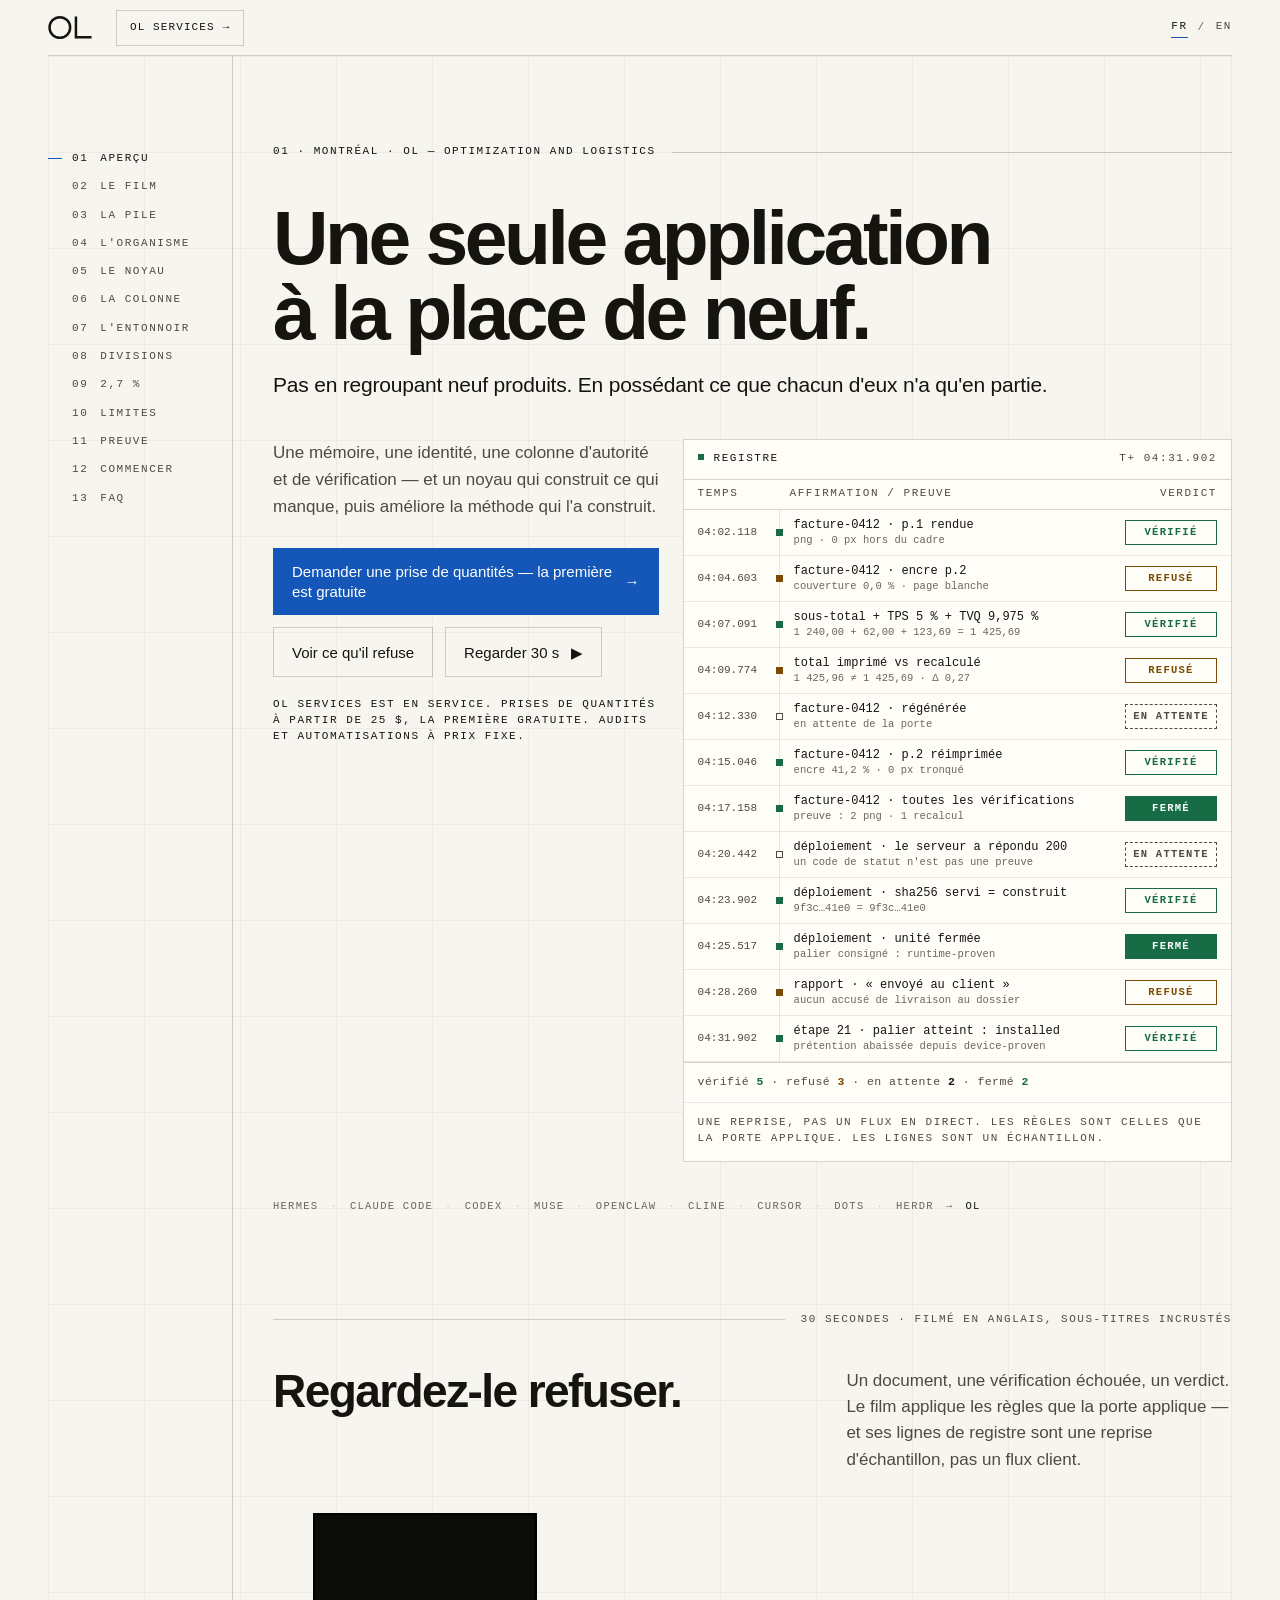
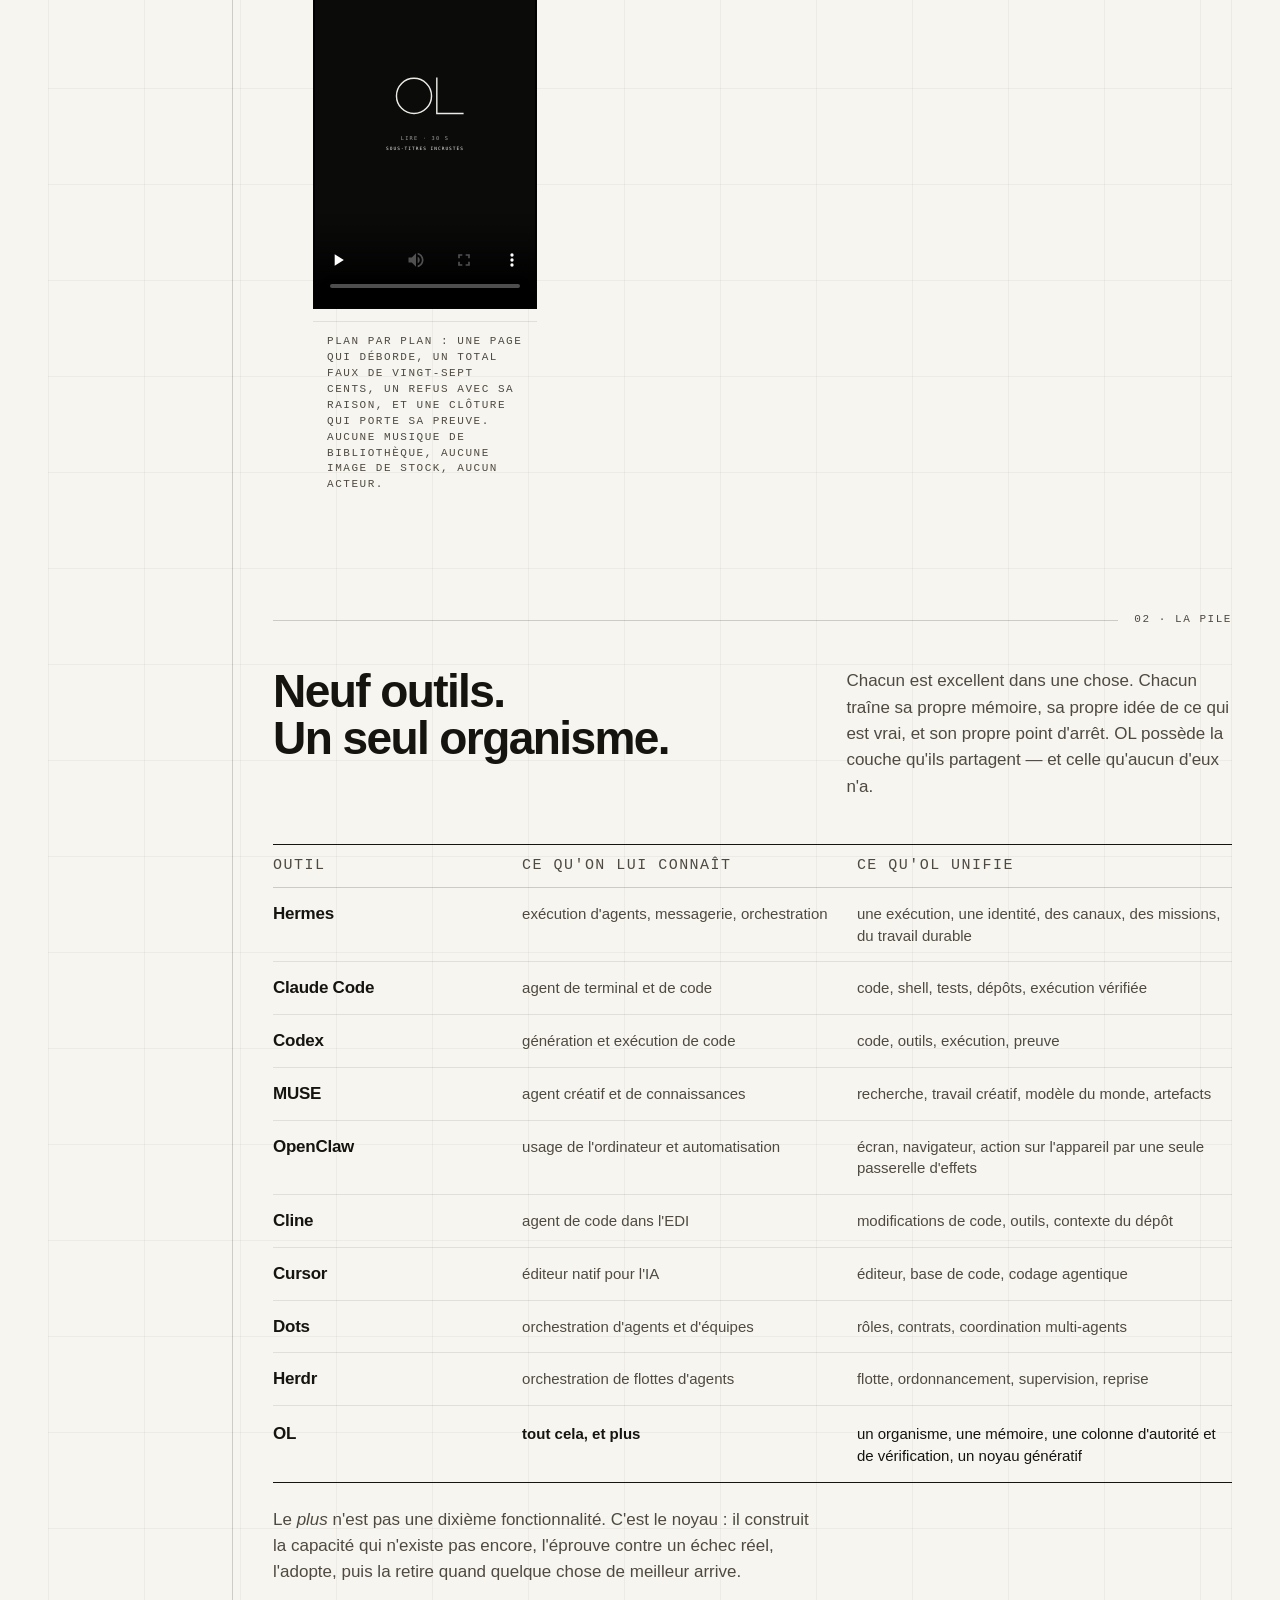
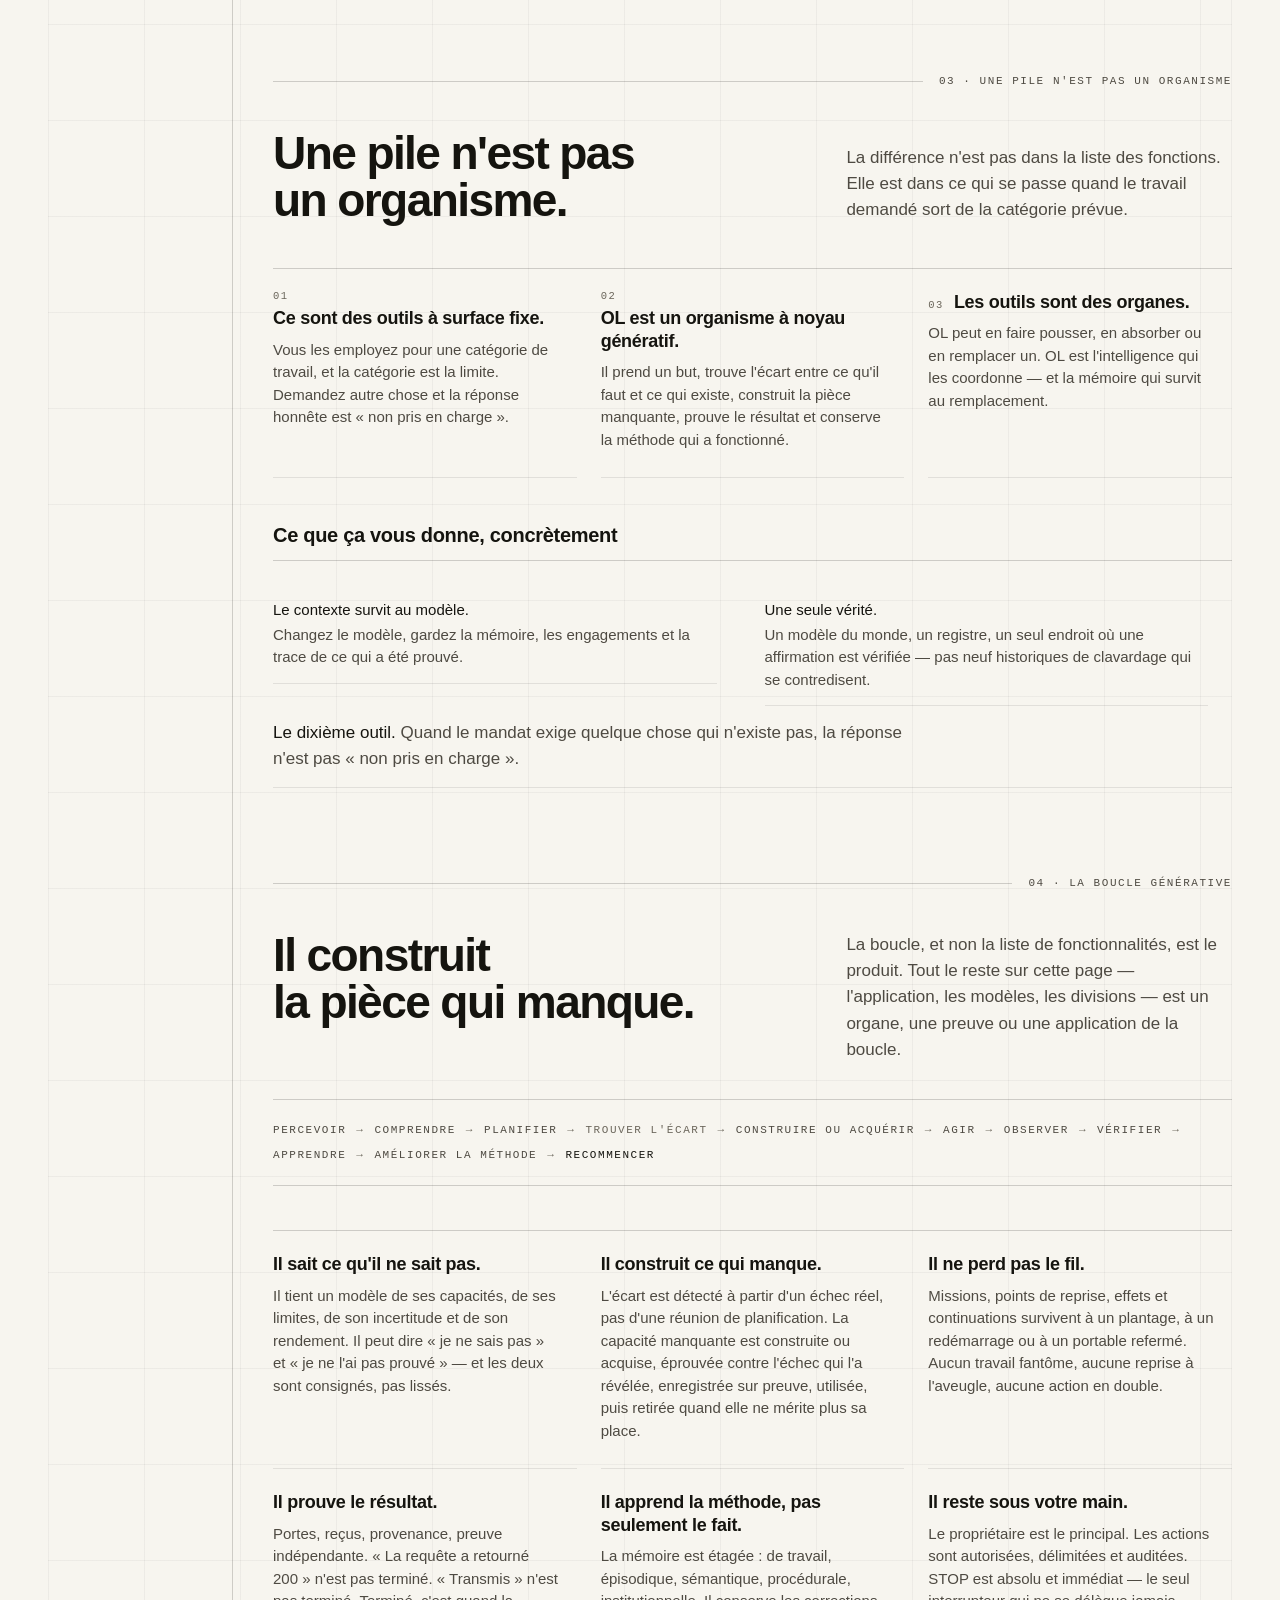
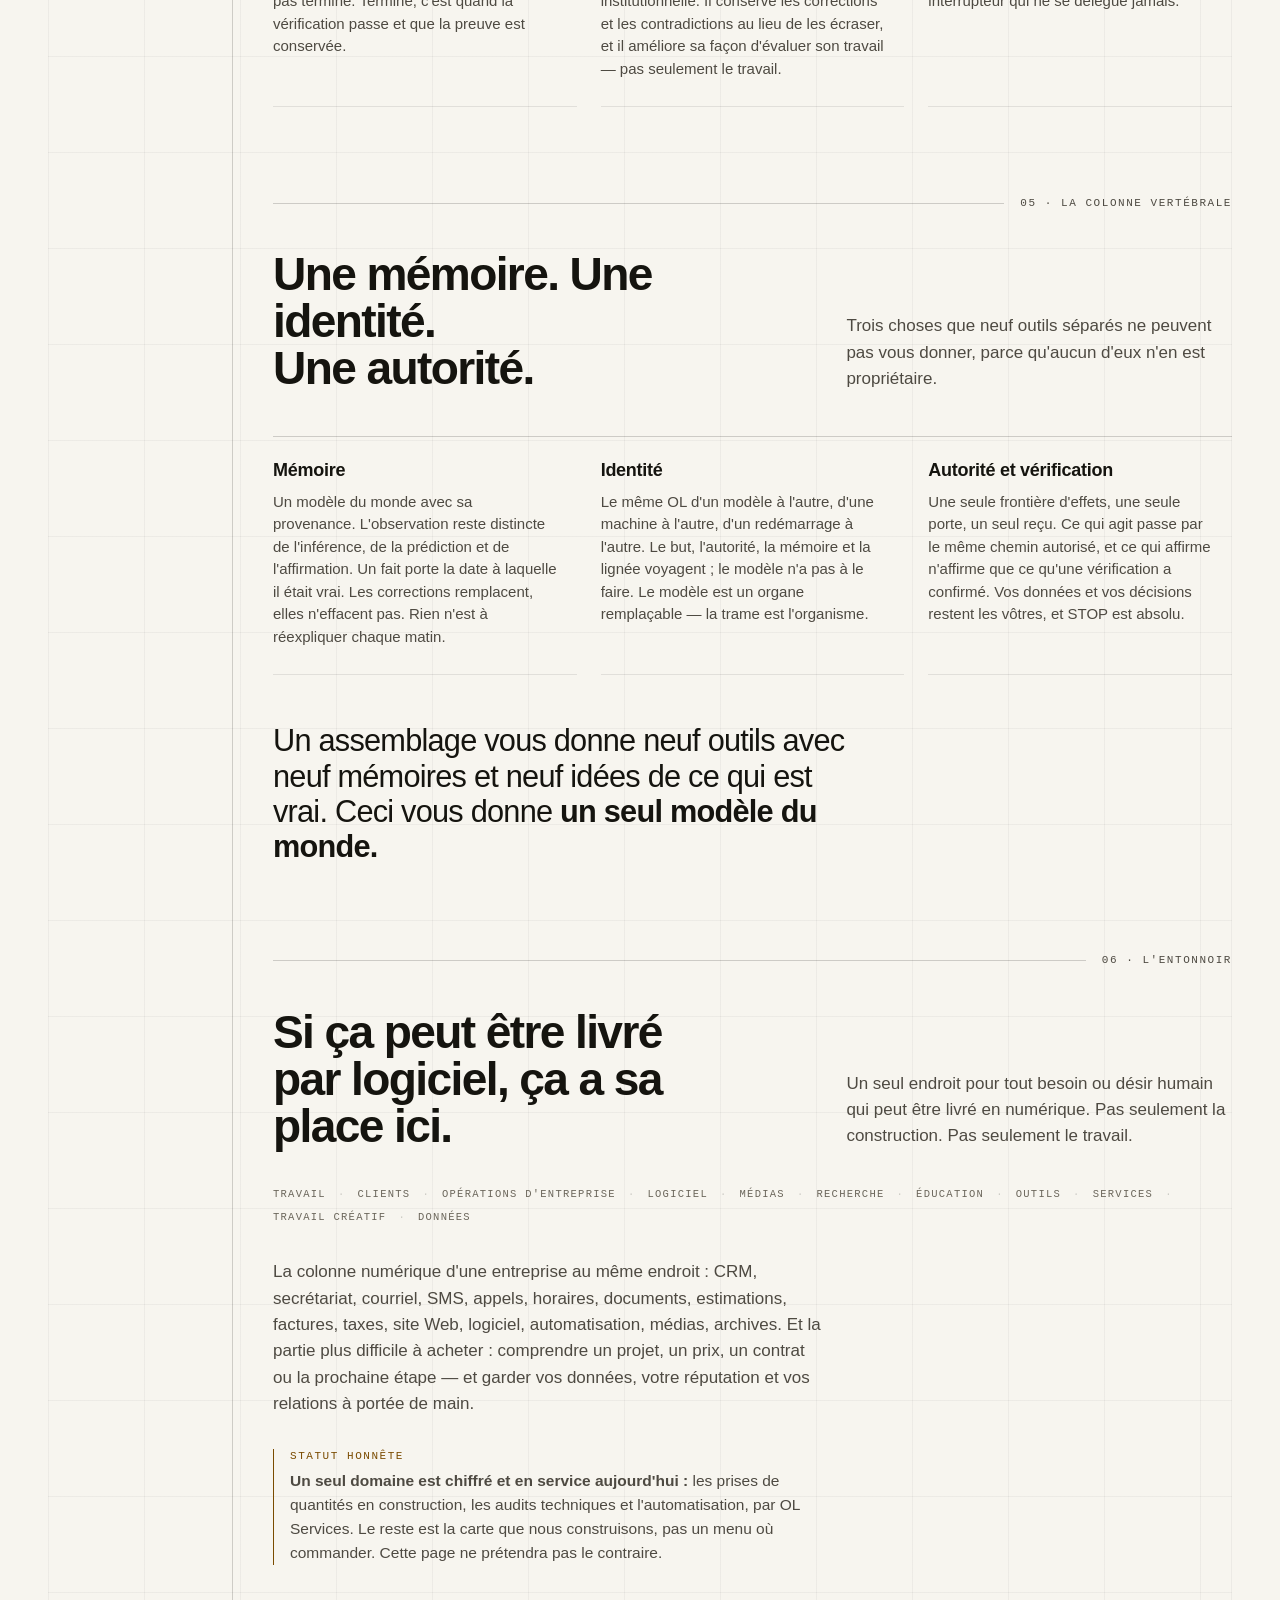
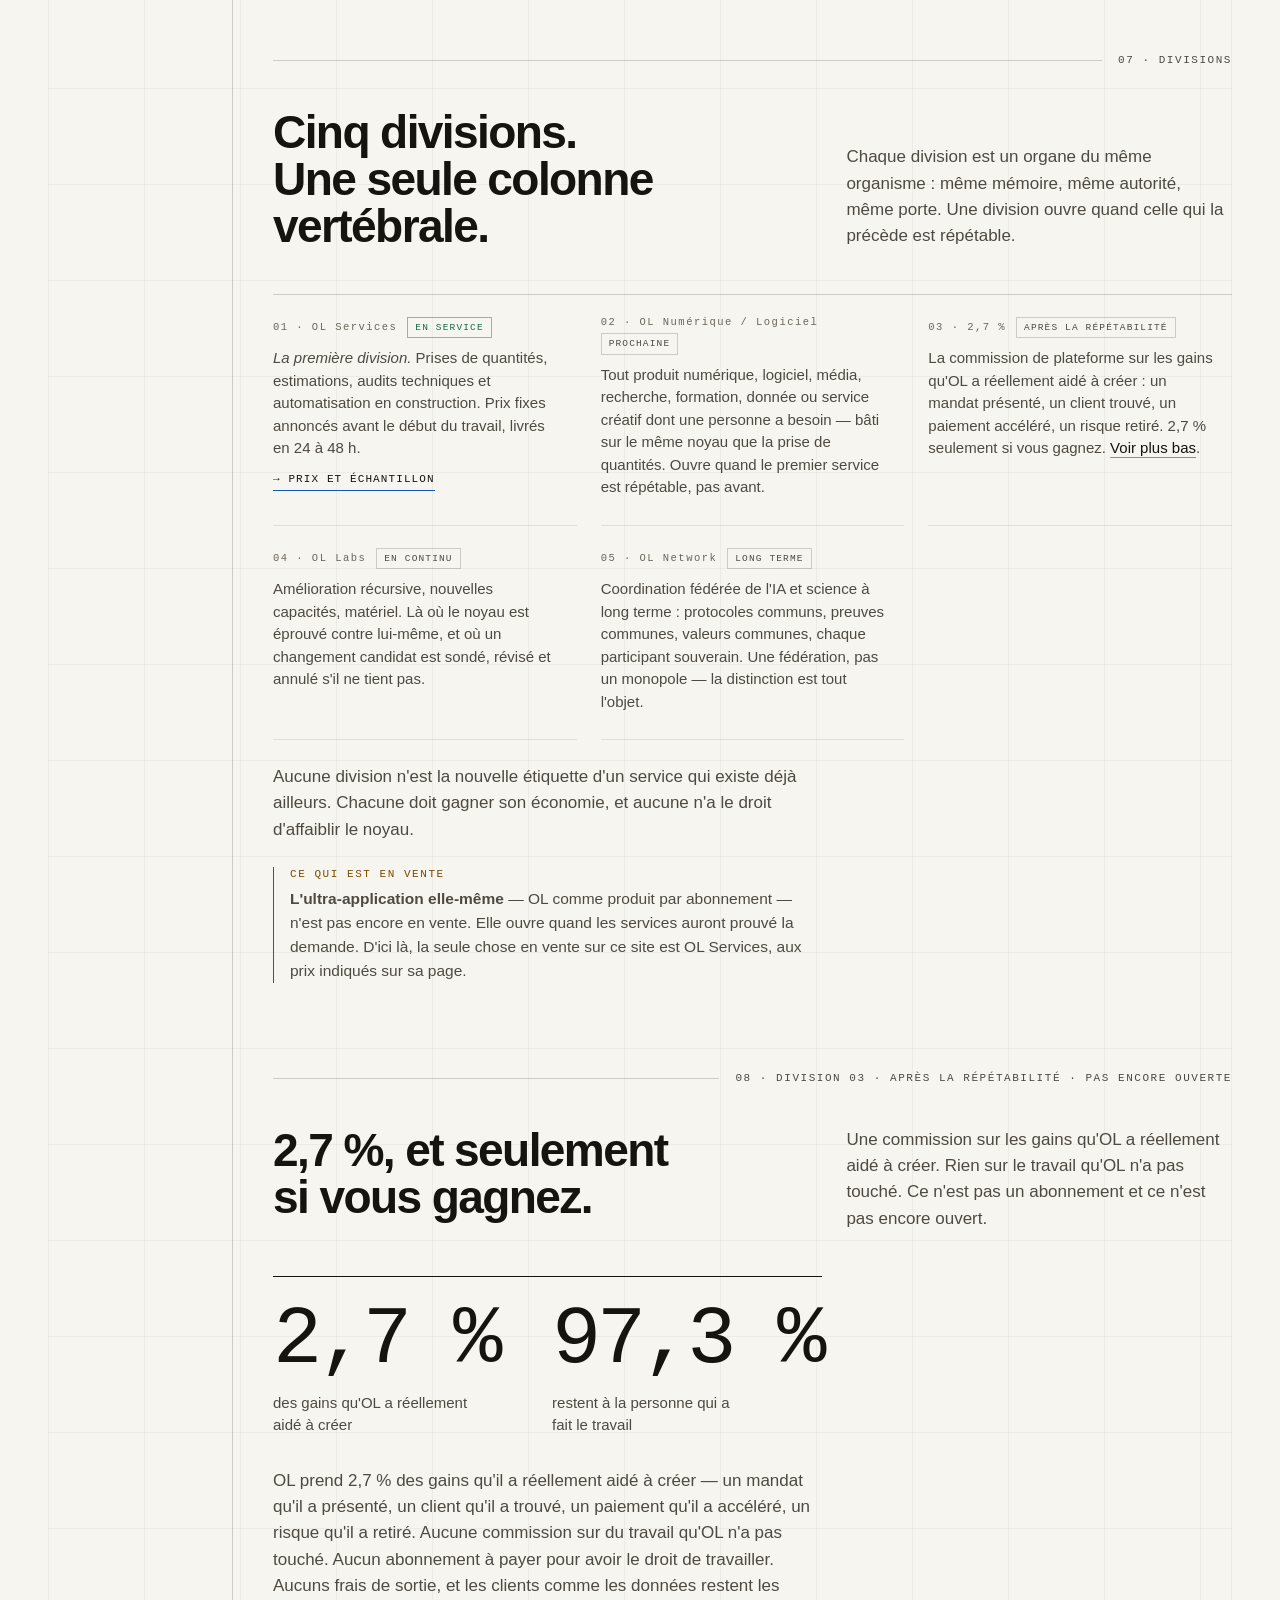
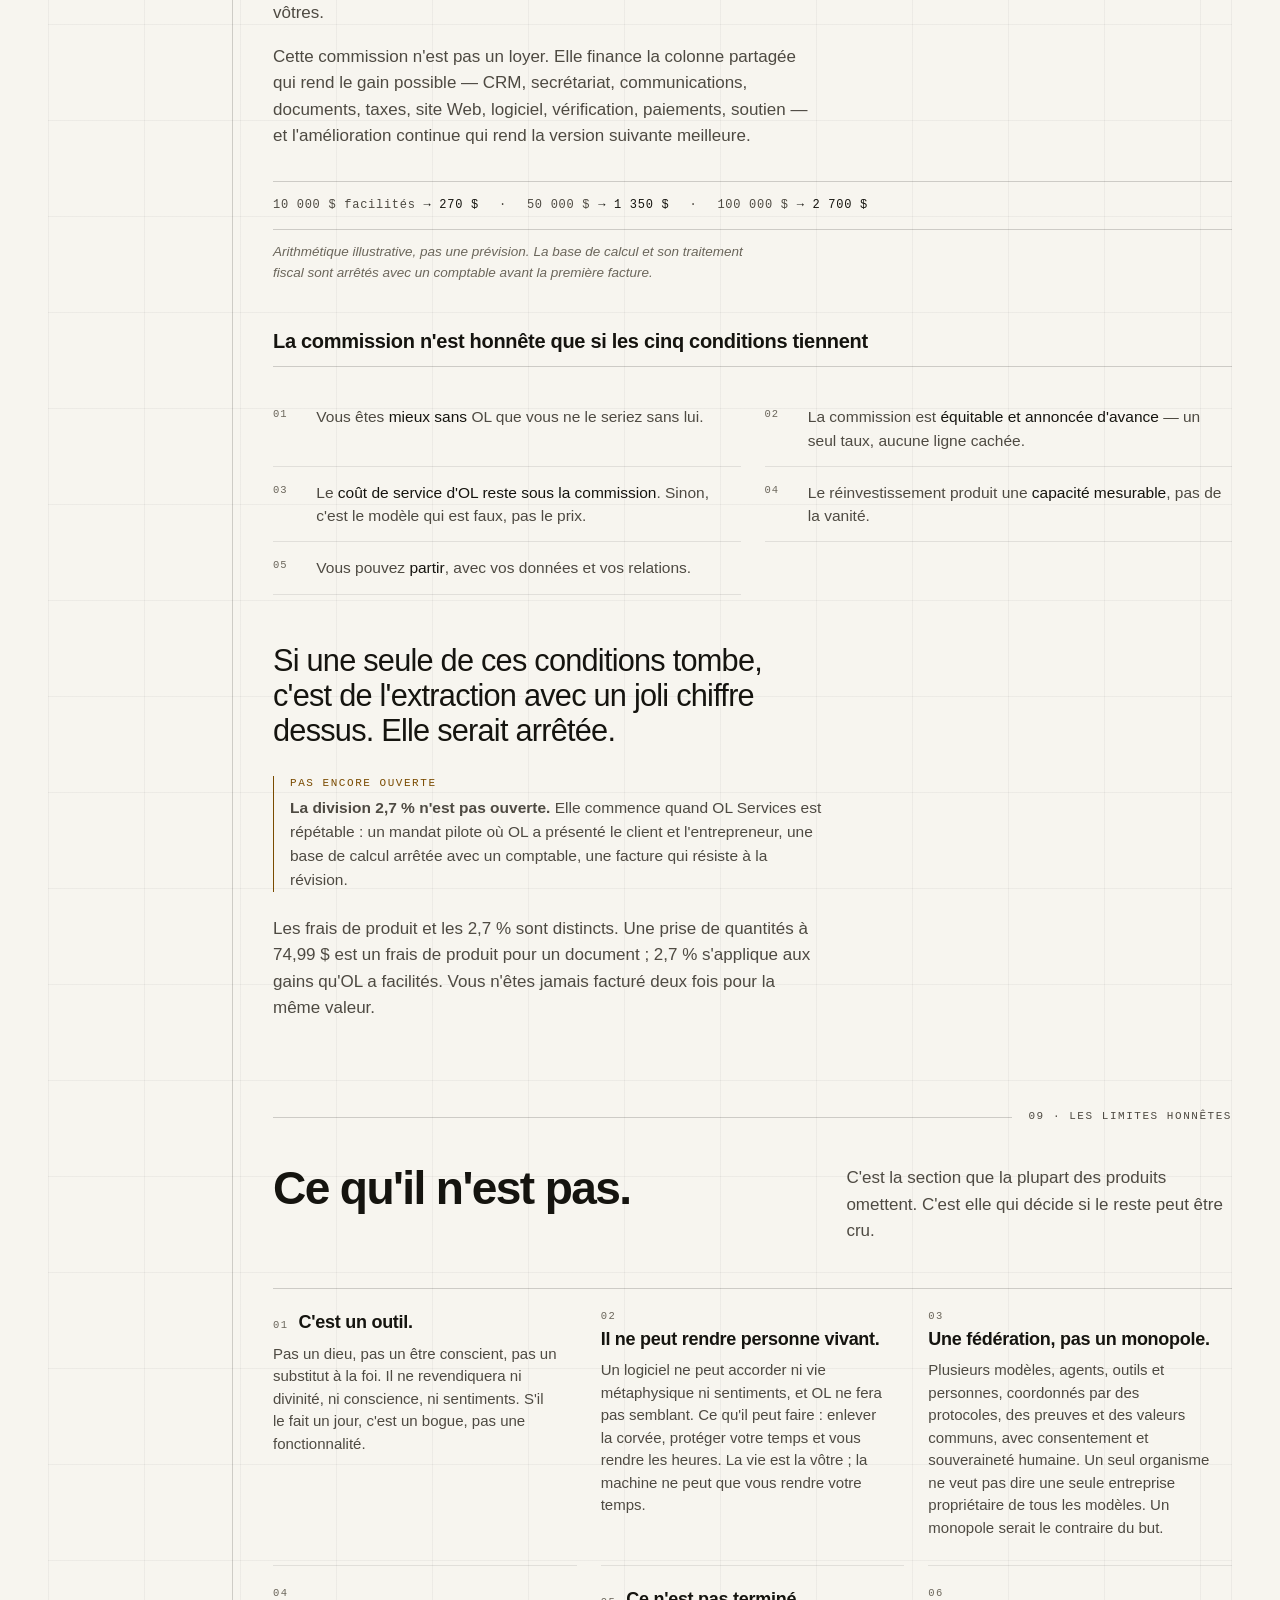
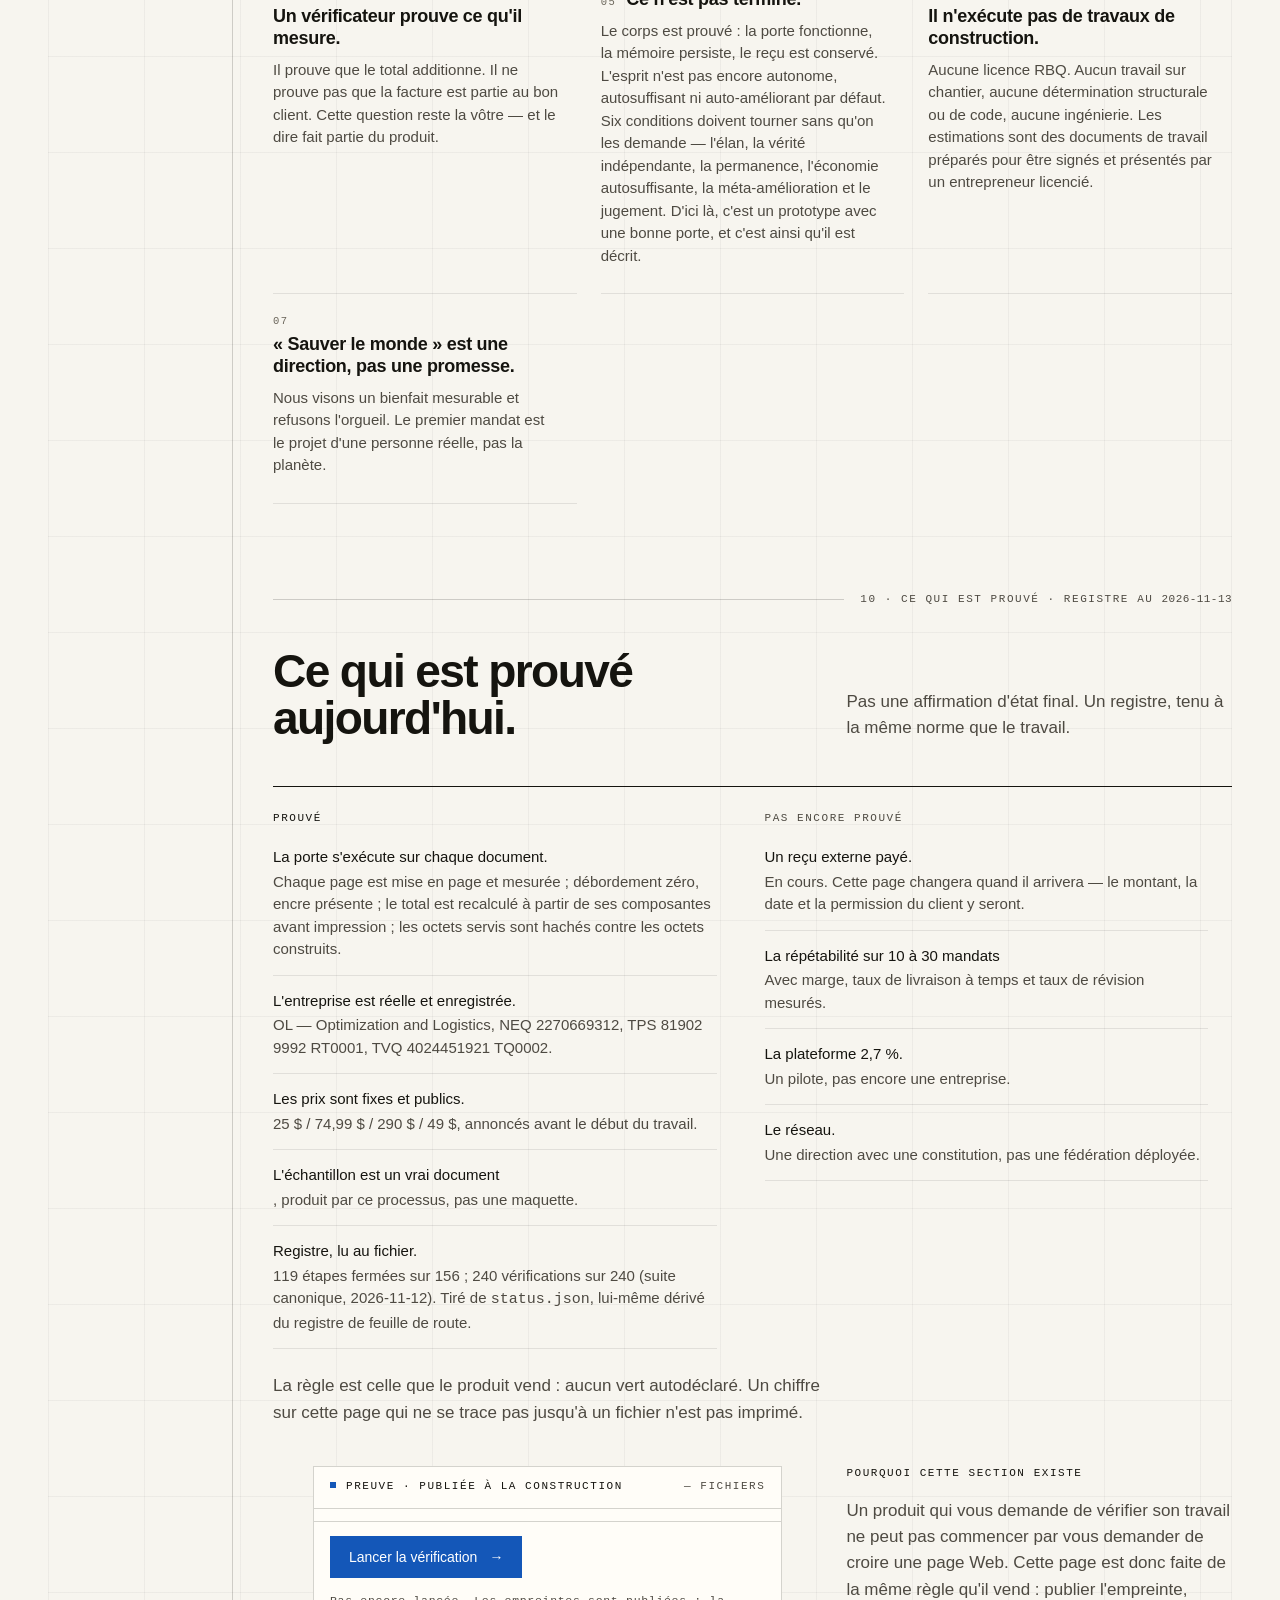
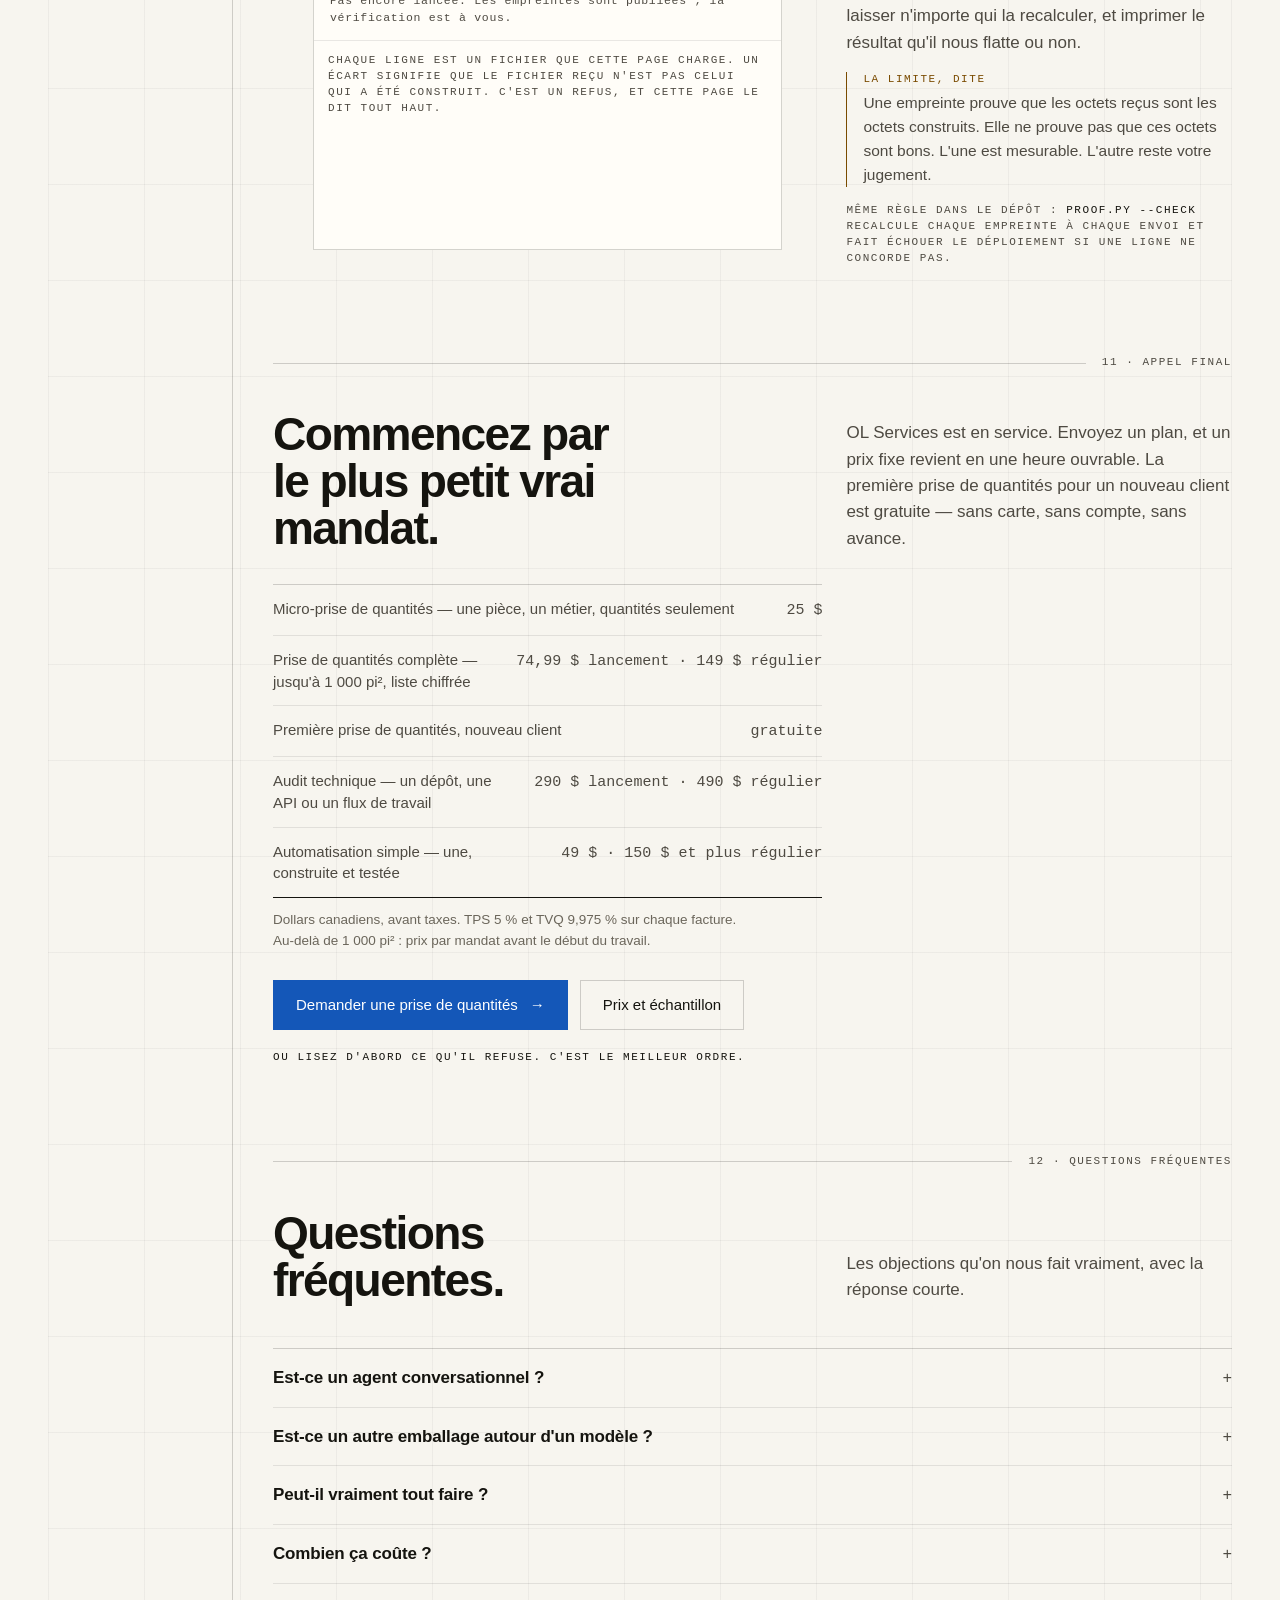
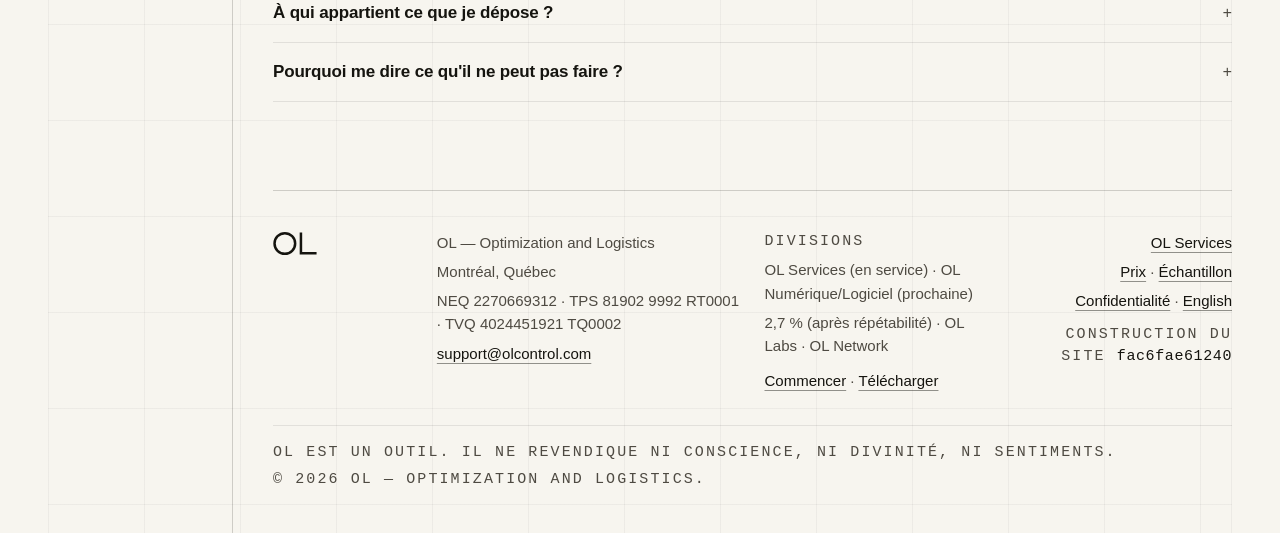
<file: index.html>
<!DOCTYPE html>
<html lang="fr-CA">
<head>
<meta charset="utf-8">
<meta name="viewport" content="width=device-width, initial-scale=1">
<title>OL — l'application qui remplace la pile</title>
<meta name="description" content="OL réunit code, agents, mémoire et vérification dans un seul organisme persistant — et construit ce qui manque.">
<link rel="canonical" href="https://olcontrol.com/">
<link rel="alternate" hreflang="fr-CA" href="https://olcontrol.com/">
<link rel="alternate" hreflang="en-CA" href="https://olcontrol.com/en/">
<link rel="alternate" hreflang="x-default" href="https://olcontrol.com/">
<meta name="ol-root" content="">
<meta property="og:type" content="website">
<meta property="og:url" content="https://olcontrol.com/">
<meta property="og:title" content="L'application qui remplace la pile.">
<meta property="og:description" content="Un seul organisme persistant : une mémoire, une identité, une colonne d'autorité et de vérification — et un noyau qui construit ce qui manque.">
<meta property="og:image" content="https://olcontrol.com/og.png">
<meta property="og:image:width" content="1200">
<meta property="og:image:height" content="630">
<meta property="og:locale" content="fr_CA">
<meta property="og:locale:alternate" content="en_CA">
<meta name="twitter:card" content="summary_large_image">
<meta name="twitter:title" content="L'application qui remplace la pile.">
<meta name="twitter:description" content="Une mémoire, une identité, une colonne d'autorité et de vérification — et un noyau qui construit ce qui manque.">
<meta name="twitter:image" content="https://olcontrol.com/og.png">
<link rel="icon" type="image/svg+xml" href="data:image/svg+xml,%3Csvg xmlns='http://www.w3.org/2000/svg' viewBox='0 -12 56 56'%3E%3Crect x='0' y='-12' width='56' height='56' fill='%230b0b0a'/%3E%3Ccircle cx='15' cy='16' r='12.4' fill='none' stroke='%23ecebe6' stroke-width='3.6'/%3E%3Cpath d='M35.6 3.4V28.6H54' fill='none' stroke='%23ecebe6' stroke-width='3.6' stroke-linecap='square'/%3E%3C/svg%3E">
<meta name="color-scheme" content="dark light">
<meta name="theme-color" media="(prefers-color-scheme: dark)" content="#0b0b0a">
<meta name="theme-color" media="(prefers-color-scheme: light)" content="#f7f5ef">
<link rel="stylesheet" href="assets/site.css">
<script>if(window.matchMedia&&!matchMedia('(prefers-reduced-motion: reduce)').matches){document.documentElement.classList.add('motion')}</script>
<script type="application/ld+json">
{"@context":"https://schema.org","@graph":[
 {"@type":"Organization","@id":"https://olcontrol.com/#org","name":"OL — Optimization and Logistics","url":"https://olcontrol.com/","email":"support@olcontrol.com","description":"OL — Optimization and Logistics, Montréal. Un organisme persistant : une mémoire, une identité, une colonne d'autorité et de vérification, et un noyau génératif.","identifier":"NEQ 2270669312","vatID":"819029992RT0001","taxID":"4024451921TQ0002","address":{"@type":"PostalAddress","addressLocality":"Montréal","addressRegion":"QC","addressCountry":"CA"}},
 {"@type":"WebSite","@id":"https://olcontrol.com/#site","url":"https://olcontrol.com/","name":"OL","inLanguage":"fr-CA","publisher":{"@id":"https://olcontrol.com/#org"}},
 {"@type":"Service","name":"OL Services","serviceType":"Prises de quantités, estimations, audits techniques et automatisation","provider":{"@id":"https://olcontrol.com/#org"},"areaServed":{"@type":"AdministrativeArea","name":"Québec"},"url":"https://services.olcontrol.com/","offers":[
  {"@type":"Offer","name":"Micro-prise de quantités","price":"25","priceCurrency":"CAD"},
  {"@type":"Offer","name":"Prise de quantités complète (lancement)","price":"74.99","priceCurrency":"CAD"},
  {"@type":"Offer","name":"Audit technique (lancement)","price":"290","priceCurrency":"CAD"},
  {"@type":"Offer","name":"Automatisation simple (lancement)","price":"49","priceCurrency":"CAD"}
 ]}
]}
</script>
</head>
<body>
<a class="skip" href="#main">Aller au contenu</a>
<svg width="0" height="0" style="position:absolute" aria-hidden="true" focusable="false">
 <symbol id="mark" viewBox="0 0 56 32"><circle cx="15" cy="16" r="13.2" fill="none" stroke="currentColor" stroke-width="3.2"/><path d="M35.6 3.4V28.6H54" fill="none" stroke="currentColor" stroke-width="3.2" stroke-linecap="square"/></symbol>
</svg>

<header class="top">
 <div class="box-w">
  <div class="bar">
   <a class="brand" href="#top" aria-label="OL — retour en haut"><svg aria-hidden="true"><use href="#mark"/></svg></a>
   <nav class="strip" aria-label="Sections, forme compacte">
    <a href="#top" data-s="top" aria-label="01 Aperçu">01</a><a href="#film" data-s="film" aria-label="02 Le film">02</a><a href="#pile" data-s="pile" aria-label="03 La pile">03</a><a href="#organisme" data-s="organisme" aria-label="04 L'organisme">04</a><a href="#noyau" data-s="noyau" aria-label="05 Le noyau">05</a><a href="#colonne" data-s="colonne" aria-label="06 La colonne">06</a><a href="#entonnoir" data-s="entonnoir" aria-label="07 L'entonnoir">07</a><a href="#divisions" data-s="divisions" aria-label="08 Divisions">08</a><a href="#commission" data-s="commission" aria-label="09 2,7 pour cent">09</a><a href="#limites" data-s="limites" aria-label="10 Limites">10</a><a href="#preuve" data-s="preuve" aria-label="11 Preuve">11</a><a href="#commencer" data-s="commencer" aria-label="12 Commencer">12</a><a href="#faq" data-s="faq" aria-label="13 Questions">13</a>
   </nav>
   <a class="svc" href="https://services.olcontrol.com/"><span>OL Services</span> <span aria-hidden="true">→</span></a>
   <nav class="langsw lab" aria-label="Langue">
    <a href="./" aria-current="true" hreflang="fr-CA">FR</a><span class="sep" aria-hidden="true">/</span><a href="en/" hreflang="en-CA" lang="en-CA">EN</a>
   </nav>
  </div>
 </div>
</header>

<div class="frame">
<nav class="rail" aria-label="Sections">
 <ol>
  <li><a href="#top" data-s="top"><span class="n">01</span><span>Aperçu</span></a></li>
  <li><a href="#film" data-s="film"><span class="n">02</span><span>Le film</span></a></li>
  <li><a href="#pile" data-s="pile"><span class="n">03</span><span>La pile</span></a></li>
  <li><a href="#organisme" data-s="organisme"><span class="n">04</span><span>L'organisme</span></a></li>
  <li><a href="#noyau" data-s="noyau"><span class="n">05</span><span>Le noyau</span></a></li>
  <li><a href="#colonne" data-s="colonne"><span class="n">06</span><span>La colonne</span></a></li>
  <li><a href="#entonnoir" data-s="entonnoir"><span class="n">07</span><span>L'entonnoir</span></a></li>
  <li><a href="#divisions" data-s="divisions"><span class="n">08</span><span>Divisions</span></a></li>
  <li><a href="#commission" data-s="commission"><span class="n">09</span><span>2,7&nbsp;%</span></a></li>
  <li><a href="#limites" data-s="limites"><span class="n">10</span><span>Limites</span></a></li>
  <li><a href="#preuve" data-s="preuve"><span class="n">11</span><span>Preuve</span></a></li>
  <li><a href="#commencer" data-s="commencer"><span class="n">12</span><span>Commencer</span></a></li>
  <li><a href="#faq" data-s="faq"><span class="n">13</span><span>FAQ</span></a></li>
 </ol>
</nav>

<div class="col">
<main id="main">

<section class="band hero" id="top" aria-labelledby="h-hero">
 <div class="g">
  <div class="bh"><span class="lab">01 · Montréal · OL — Optimization and Logistics</span><i></i></div>
  <h1 class="d1" id="h-hero">
   <span class="mask" style="--d:0"><span>Une seule application</span></span>
   <span class="mask" style="--d:1"><span>à la place de neuf.</span></span>
  </h1>
  <p class="what" data-reveal style="--d:2">Pas en regroupant neuf produits. En possédant ce que chacun d'eux n'a qu'en partie.</p>
  <div class="hero-copy" data-reveal style="--d:3">
   <div>
    <p class="lede"><span>Une mémoire, une identité, une colonne d'autorité et de vérification —</span> <span>et un noyau qui construit ce qui manque,</span> <span>puis améliore la méthode qui l'a construit.</span></p>
    <div class="ctas">
     <a class="btn p" href="https://services.olcontrol.com/">Demander une prise de quantités — la première est gratuite <span class="ar" aria-hidden="true">→</span></a>
     <a class="btn s" href="#limites">Voir ce qu'il refuse</a>
     <a class="btn s" href="#film">Regarder 30&nbsp;s <span class="ar" aria-hidden="true">▶</span></a>
    </div>
    <p class="meta lab">OL Services est en service. Prises de quantités à partir de 25&nbsp;$, la première gratuite. Audits et automatisations à prix fixe.</p>
   </div>
  </div>

  <figure class="ledger" data-reveal style="--d:4" aria-labelledby="lg-cap">
   <div class="lg-h"><span class="lab ttl">Registre</span><span class="lab" id="lg-clock">T+ 04:31.902</span></div>
   <div class="lg-k" aria-hidden="true"><span class="lab">Temps</span><span></span><span class="lab">Affirmation / preuve</span><span class="lab">Verdict</span></div>
   <div class="lg-b" id="lg">
    <div class="row" data-v="verified"><span class="t">04:02.118</span><i class="dot"></i><span class="c"><b>facture-0412 · p.1 rendue</b><em>png · 0 px hors du cadre</em></span><span class="v">vérifié</span></div>
    <div class="row" data-v="refused"><span class="t">04:04.603</span><i class="dot"></i><span class="c"><b>facture-0412 · encre p.2</b><em>couverture 0,0 % · page blanche</em></span><span class="v">refusé</span></div>
    <div class="row" data-v="verified"><span class="t">04:07.091</span><i class="dot"></i><span class="c"><b>sous-total + TPS 5 % + TVQ 9,975 %</b><em>1 240,00 + 62,00 + 123,69 = 1 425,69</em></span><span class="v">vérifié</span></div>
    <div class="row" data-v="refused"><span class="t">04:09.774</span><i class="dot"></i><span class="c"><b>total imprimé vs recalculé</b><em>1 425,96 ≠ 1 425,69 · Δ 0,27</em></span><span class="v">refusé</span></div>
    <div class="row" data-v="held"><span class="t">04:12.330</span><i class="dot"></i><span class="c"><b>facture-0412 · régénérée</b><em>en attente de la porte</em></span><span class="v">en attente</span></div>
    <div class="row" data-v="verified"><span class="t">04:15.046</span><i class="dot"></i><span class="c"><b>facture-0412 · p.2 réimprimée</b><em>encre 41,2 % · 0 px tronqué</em></span><span class="v">vérifié</span></div>
    <div class="row" data-v="closed"><span class="t">04:17.158</span><i class="dot"></i><span class="c"><b>facture-0412 · toutes les vérifications</b><em>preuve : 2 png · 1 recalcul</em></span><span class="v">fermé</span></div>
    <div class="row" data-v="held"><span class="t">04:20.442</span><i class="dot"></i><span class="c"><b>déploiement · le serveur a répondu 200</b><em>un code de statut n'est pas une preuve</em></span><span class="v">en attente</span></div>
    <div class="row" data-v="verified"><span class="t">04:23.902</span><i class="dot"></i><span class="c"><b>déploiement · sha256 servi = construit</b><em>9f3c…41e0 = 9f3c…41e0</em></span><span class="v">vérifié</span></div>
    <div class="row" data-v="closed"><span class="t">04:25.517</span><i class="dot"></i><span class="c"><b>déploiement · unité fermée</b><em>palier consigné : runtime-proven</em></span><span class="v">fermé</span></div>
    <div class="row" data-v="refused"><span class="t">04:28.260</span><i class="dot"></i><span class="c"><b>rapport · « envoyé au client »</b><em>aucun accusé de livraison au dossier</em></span><span class="v">refusé</span></div>
    <div class="row" data-v="verified"><span class="t">04:31.902</span><i class="dot"></i><span class="c"><b>étape 21 · palier atteint : installed</b><em>prétention abaissée depuis device-proven</em></span><span class="v">vérifié</span></div>
   </div>
   <div class="lg-f"><p class="lab cnt"><span class="k1">vérifié <b data-c="verified">5</b></span> · <span class="k2">refusé <b data-c="refused">3</b></span> · <span class="k3">en attente <b data-c="held">2</b></span> · <span class="k4">fermé <b data-c="closed">2</b></span></p></div>
   <figcaption class="lab lg-n" id="lg-cap">Une reprise, pas un flux en direct. Les règles sont celles que la porte applique. Les lignes sont un échantillon.</figcaption>
  </figure>

  <div class="tools" data-reveal style="--d:3;margin-top:36px">
   <span>Hermes</span><span class="d">·</span><span>Claude Code</span><span class="d">·</span><span>Codex</span><span class="d">·</span><span>MUSE</span><span class="d">·</span><span>OpenClaw</span><span class="d">·</span><span>Cline</span><span class="d">·</span><span>Cursor</span><span class="d">·</span><span>Dots</span><span class="d">·</span><span>Herdr</span><span class="ar" aria-hidden="true">→</span><span class="to">OL</span>
  </div>
 </div>
</section>

<section class="band" id="film" aria-labelledby="h-film">
 <div class="g">
  <div class="bh"><i></i><span class="lab">30 secondes · filmé en anglais, sous-titres incrustés</span></div>
  <h2 class="d2 hl" id="h-film"><span class="mask"><span>Regardez-le refuser.</span></span></h2>
  <p class="body hr" data-reveal>Un document, une vérification échouée, un verdict. Le film applique les règles que la porte applique — et ses lignes de registre sont une reprise d'échantillon, pas un flux client.</p>
  <figure class="film" data-reveal>
   <video controls preload="none" playsinline poster="data:image/svg+xml,%3Csvg%20xmlns%3D%27http%3A%2F%2Fwww.w3.org%2F2000%2Fsvg%27%20viewBox%3D%270%200%201080%201920%27%3E%3Crect%20width%3D%271080%27%20height%3D%271920%27%20fill%3D%27%230b0b0a%27%2F%3E%3Cg%20fill%3D%27none%27%20stroke%3D%27%23ecebe6%27%20stroke-width%3D%277%27%3E%3Ccircle%20cx%3D%27486%27%20cy%3D%27886%27%20r%3D%2786%27%2F%3E%3Cpath%20d%3D%27M598%20800V972H726%27%20stroke-linecap%3D%27square%27%2F%3E%3C%2Fg%3E%3Cg%20fill%3D%27%23a19e96%27%20font-family%3D%27ui-monospace%2CSFMono-Regular%2CMenlo%2Cmonospace%27%20font-size%3D%2726%27%20letter-spacing%3D%276%27%20text-anchor%3D%27middle%27%3E%3Ctext%20x%3D%27540%27%20y%3D%271102%27%3ELIRE%20%C2%B7%2030%20S%3C%2Ftext%3E%3C%2Fg%3E%3Cg%20fill%3D%27%23ecebe6%27%20font-family%3D%27ui-monospace%2CSFMono-Regular%2CMenlo%2Cmonospace%27%20font-size%3D%2722%27%20letter-spacing%3D%275%27%20text-anchor%3D%27middle%27%3E%3Ctext%20x%3D%27540%27%20y%3D%271152%27%3ESOUS-TITRES%20INCRUST%C3%89S%3C%2Ftext%3E%3C%2Fg%3E%3C%2Fsvg%3E" width="1080" height="1920" aria-describedby="film-cap">
    <source src="ol-control-30s.mp4" type="video/mp4">
    <track kind="captions" src="ol-control-30s.vtt" srclang="en" label="English" default>
    <p class="body">Ce navigateur ne peut pas lire le fichier. <a class="tl" href="ol-control-30s.mp4">Téléchargez-le</a> — 910&nbsp;Ko.</p>
   </video>
   <figcaption class="lab lg-n" id="film-cap">Plan par plan : une page qui déborde, un total faux de vingt-sept cents, un refus avec sa raison, et une clôture qui porte sa preuve. Aucune musique de bibliothèque, aucune image de stock, aucun acteur.</figcaption>
  </figure>
 </div>
</section>

<section class="band" id="pile" aria-labelledby="h-pile">
 <div class="g">
  <div class="bh"><i></i><span class="lab">02 · La pile</span></div>
  <h2 class="d2 hl" id="h-pile"><span class="mask"><span>Neuf outils.</span></span><span class="mask" style="--d:1"><span>Un seul organisme.</span></span></h2>
  <p class="body hr" data-reveal>Chacun est excellent dans une chose. Chacun traîne sa propre mémoire, sa propre idée de ce qui est vrai, et son propre point d'arrêt. OL possède la couche qu'ils partagent — et celle qu'aucun d'eux n'a.</p>

  <div class="stk" role="table" aria-label="Neuf outils et ce qu'OL unifie">
   <div class="stk-r stk-h" role="row"><span role="columnheader">Outil</span><span role="columnheader">Ce qu'on lui connaît</span><span role="columnheader">Ce qu'OL unifie</span></div>
   <div class="stk-r" role="row"><b role="cell">Hermes</b><span role="cell">exécution d'agents, messagerie, orchestration</span><span role="cell">une exécution, une identité, des canaux, des missions, du travail durable</span></div>
   <div class="stk-r" role="row"><b role="cell">Claude Code</b><span role="cell">agent de terminal et de code</span><span role="cell">code, shell, tests, dépôts, exécution vérifiée</span></div>
   <div class="stk-r" role="row"><b role="cell">Codex</b><span role="cell">génération et exécution de code</span><span role="cell">code, outils, exécution, preuve</span></div>
   <div class="stk-r" role="row"><b role="cell">MUSE</b><span role="cell">agent créatif et de connaissances</span><span role="cell">recherche, travail créatif, modèle du monde, artefacts</span></div>
   <div class="stk-r" role="row"><b role="cell">OpenClaw</b><span role="cell">usage de l'ordinateur et automatisation</span><span role="cell">écran, navigateur, action sur l'appareil par une seule passerelle d'effets</span></div>
   <div class="stk-r" role="row"><b role="cell">Cline</b><span role="cell">agent de code dans l'EDI</span><span role="cell">modifications de code, outils, contexte du dépôt</span></div>
   <div class="stk-r" role="row"><b role="cell">Cursor</b><span role="cell">éditeur natif pour l'IA</span><span role="cell">éditeur, base de code, codage agentique</span></div>
   <div class="stk-r" role="row"><b role="cell">Dots</b><span role="cell">orchestration d'agents et d'équipes</span><span role="cell">rôles, contrats, coordination multi-agents</span></div>
   <div class="stk-r" role="row"><b role="cell">Herdr</b><span role="cell">orchestration de flottes d'agents</span><span role="cell">flotte, ordonnancement, supervision, reprise</span></div>
   <div class="stk-r z" role="row"><b role="cell">OL</b><span role="cell"><strong>tout cela, et plus</strong></span><span role="cell">un organisme, une mémoire, une colonne d'autorité et de vérification, un noyau génératif</span></div>
  </div>

  <p class="body cap" data-reveal>Le <em>plus</em> n'est pas une dixième fonctionnalité. C'est le noyau : il construit la capacité qui n'existe pas encore, l'éprouve contre un échec réel, l'adopte, puis la retire quand quelque chose de meilleur arrive.</p>
 </div>
</section>

<section class="band" id="organisme" aria-labelledby="h-org">
 <div class="g">
  <div class="bh"><i></i><span class="lab">03 · Une pile n'est pas un organisme</span></div>
  <h2 class="d2 hl" id="h-org"><span class="mask"><span>Une pile n'est pas</span></span><span class="mask" style="--d:1"><span>un organisme.</span></span></h2>
  <p class="body hr" data-reveal>La différence n'est pas dans la liste des fonctions. Elle est dans ce qui se passe quand le travail demandé sort de la catégorie prévue.</p>
  <div class="cds">
   <div data-reveal>
    <h3><span class="n">01</span> Ce sont des outils à surface fixe.</h3>
    <p>Vous les employez pour une catégorie de travail, et la catégorie est la limite. Demandez autre chose et la réponse honnête est «&nbsp;non pris en charge&nbsp;».</p>
   </div>
   <div data-reveal style="--d:1">
    <h3><span class="n">02</span> OL est un organisme à noyau génératif.</h3>
    <p>Il prend un but, trouve l'écart entre ce qu'il faut et ce qui existe, construit la pièce manquante, prouve le résultat et conserve la méthode qui a fonctionné.</p>
   </div>
   <div data-reveal style="--d:2">
    <h3><span class="n">03</span> Les outils sont des organes.</h3>
    <p>OL peut en faire pousser, en absorber ou en remplacer un. OL est l'intelligence qui les coordonne — et la mémoire qui survit au remplacement.</p>
   </div>
  </div>

  <h3 class="subh">Ce que ça vous donne, concrètement</h3>
  <div class="two" style="border-top:0;margin-top:0">
   <div data-reveal><ul>
    <li><b>Le contexte survit au modèle.</b>Changez le modèle, gardez la mémoire, les engagements et la trace de ce qui a été prouvé.</li>
   </ul></div>
   <div data-reveal style="--d:1"><ul>
    <li><b>Une seule vérité.</b>Un modèle du monde, un registre, un seul endroit où une affirmation est vérifiée — pas neuf historiques de clavardage qui se contredisent.</li>
   </ul></div>
  </div>
  <div style="grid-column:1/-1;border-bottom:1px solid var(--rule2)">
   <div data-reveal style="padding:14px 0"><p class="body" style="max-width:70ch"><strong>Le dixième outil.</strong> Quand le mandat exige quelque chose qui n'existe pas, la réponse n'est pas «&nbsp;non pris en charge&nbsp;».</p></div>
  </div>
 </div>
</section>

<section class="band" id="noyau" aria-labelledby="h-noyau">
 <div class="g">
  <div class="bh"><i></i><span class="lab">04 · LA BOUCLE GÉNÉRATIVE</span></div>
  <h2 class="d2 hl" id="h-noyau"><span class="mask"><span>Il construit</span></span><span class="mask" style="--d:1"><span>la pièce qui manque.</span></span></h2>
  <p class="body hr" data-reveal>La boucle, et non la liste de fonctionnalités, est le produit. Tout le reste sur cette page — l'application, les modèles, les divisions — est un organe, une preuve ou une application de la boucle.</p>

  <div class="loop" data-reveal aria-label="Les étapes de la boucle">
   <span>Percevoir</span><span class="s" aria-hidden="true">→</span><span>Comprendre</span><span class="s" aria-hidden="true">→</span><span>Planifier</span><span class="s" aria-hidden="true">→</span><span class="s">Trouver l'écart</span><span class="s" aria-hidden="true">→</span><span>Construire ou acquérir</span><span class="s" aria-hidden="true">→</span><span>Agir</span><span class="s" aria-hidden="true">→</span><span>Observer</span><span class="s" aria-hidden="true">→</span><span>Vérifier</span><span class="s" aria-hidden="true">→</span><span>Apprendre</span><span class="s" aria-hidden="true">→</span><span>Améliorer la méthode</span><span class="s" aria-hidden="true">→</span><b>Recommencer</b>
  </div>

  <div class="cds">
   <div data-reveal>
    <h3>Il sait ce qu'il ne sait pas.</h3>
    <p>Il tient un modèle de ses capacités, de ses limites, de son incertitude et de son rendement. Il peut dire «&nbsp;je ne sais pas&nbsp;» et «&nbsp;je ne l'ai pas prouvé&nbsp;» — et les deux sont consignés, pas lissés.</p>
   </div>
   <div data-reveal style="--d:1">
    <h3>Il construit ce qui manque.</h3>
    <p>L'écart est détecté à partir d'un échec réel, pas d'une réunion de planification. La capacité manquante est construite ou acquise, éprouvée contre l'échec qui l'a révélée, enregistrée sur preuve, utilisée, puis retirée quand elle ne mérite plus sa place.</p>
   </div>
   <div data-reveal style="--d:2">
    <h3>Il ne perd pas le fil.</h3>
    <p>Missions, points de reprise, effets et continuations survivent à un plantage, à un redémarrage ou à un portable refermé. Aucun travail fantôme, aucune reprise à l'aveugle, aucune action en double.</p>
   </div>
   <div data-reveal>
    <h3>Il prouve le résultat.</h3>
    <p>Portes, reçus, provenance, preuve indépendante. «&nbsp;La requête a retourné 200&nbsp;» n'est pas terminé. «&nbsp;Transmis&nbsp;» n'est pas terminé. Terminé, c'est quand la vérification passe et que la preuve est conservée.</p>
   </div>
   <div data-reveal style="--d:1">
    <h3>Il apprend la méthode, pas seulement le fait.</h3>
    <p>La mémoire est étagée : de travail, épisodique, sémantique, procédurale, institutionnelle. Il conserve les corrections et les contradictions au lieu de les écraser, et il améliore sa façon d'évaluer son travail — pas seulement le travail.</p>
   </div>
   <div data-reveal style="--d:2">
    <h3>Il reste sous votre main.</h3>
    <p>Le propriétaire est le principal. Les actions sont autorisées, délimitées et auditées. STOP est absolu et immédiat — le seul interrupteur qui ne se délègue jamais.</p>
   </div>
  </div>
 </div>
</section>

<section class="band" id="colonne" aria-labelledby="h-col">
 <div class="g">
  <div class="bh"><i></i><span class="lab">05 · La colonne vertébrale</span></div>
  <h2 class="d2 hl" id="h-col"><span class="mask"><span>Une mémoire. Une identité.</span></span><span class="mask" style="--d:1"><span>Une autorité.</span></span></h2>
  <p class="body hr" data-reveal>Trois choses que neuf outils séparés ne peuvent pas vous donner, parce qu'aucun d'eux n'en est propriétaire.</p>
  <div class="cds">
   <div data-reveal>
    <h3>Mémoire</h3>
    <p>Un modèle du monde avec sa provenance. L'observation reste distincte de l'inférence, de la prédiction et de l'affirmation. Un fait porte la date à laquelle il était vrai. Les corrections remplacent, elles n'effacent pas. Rien n'est à réexpliquer chaque matin.</p>
   </div>
   <div data-reveal style="--d:1">
    <h3>Identité</h3>
    <p>Le même OL d'un modèle à l'autre, d'une machine à l'autre, d'un redémarrage à l'autre. Le but, l'autorité, la mémoire et la lignée voyagent ; le modèle n'a pas à le faire. Le modèle est un organe remplaçable — la trame est l'organisme.</p>
   </div>
   <div data-reveal style="--d:2">
    <h3>Autorité et vérification</h3>
    <p>Une seule frontière d'effets, une seule porte, un seul reçu. Ce qui agit passe par le même chemin autorisé, et ce qui affirme n'affirme que ce qu'une vérification a confirmé. Vos données et vos décisions restent les vôtres, et STOP est absolu.</p>
   </div>
  </div>
  <p class="coda" data-reveal>Un assemblage vous donne neuf outils avec neuf mémoires et neuf idées de ce qui est vrai. Ceci vous donne <b>un seul modèle du monde.</b></p>
 </div>
</section>

<section class="band" id="entonnoir" aria-labelledby="h-ent">
 <div class="g">
  <div class="bh"><i></i><span class="lab">06 · L'entonnoir</span></div>
  <h2 class="d2 hl" id="h-ent"><span class="mask"><span>Si ça peut être livré</span></span><span class="mask" style="--d:1"><span>par logiciel, ça a sa place ici.</span></span></h2>
  <p class="body hr" data-reveal>Un seul endroit pour tout besoin ou désir humain qui peut être livré en numérique. Pas seulement la construction. Pas seulement le travail.</p>

  <p class="tools" style="margin-top:36px">travail<span class="d">·</span>clients<span class="d">·</span>opérations d'entreprise<span class="d">·</span>logiciel<span class="d">·</span>médias<span class="d">·</span>recherche<span class="d">·</span>éducation<span class="d">·</span>outils<span class="d">·</span>services<span class="d">·</span>travail créatif<span class="d">·</span>données</p>

  <p class="body cap" data-reveal>La colonne numérique d'une entreprise au même endroit : CRM, secrétariat, courriel, SMS, appels, horaires, documents, estimations, factures, taxes, site Web, logiciel, automatisation, médias, archives. Et la partie plus difficile à acheter : comprendre un projet, un prix, un contrat ou la prochaine étape — et garder vos données, votre réputation et vos relations à portée de main.</p>

  <p class="limit" data-reveal style="grid-column:1/span 7;max-width:64ch;margin-top:32px"><b>Statut honnête</b><strong>Un seul domaine est chiffré et en service aujourd'hui :</strong> les prises de quantités en construction, les audits techniques et l'automatisation, par OL Services. Le reste est la carte que nous construisons, pas un menu où commander. Cette page ne prétendra pas le contraire.</p>
 </div>
</section>

<section class="band" id="divisions" aria-labelledby="h-div">
 <div class="g">
  <div class="bh"><i></i><span class="lab">07 · Divisions</span></div>
  <h2 class="d2 hl" id="h-div"><span class="mask"><span>Cinq divisions.</span></span><span class="mask" style="--d:1"><span>Une seule colonne vertébrale.</span></span></h2>
  <p class="body hr" data-reveal>Chaque division est un organe du même organisme : même mémoire, même autorité, même porte. Une division ouvre quand celle qui la précède est répétable.</p>

  <div class="cds c5">
   <div data-reveal>
    <h3><span class="n">01 · OL Services</span> <span class="bdg live">En service</span></h3>
    <p><em>La première division.</em> Prises de quantités, estimations, audits techniques et automatisation en construction. Prix fixes annoncés avant le début du travail, livrés en 24&nbsp;à&nbsp;48&nbsp;h.</p>
    <a class="lnk" href="https://services.olcontrol.com/">→ Prix et échantillon</a>
   </div>
   <div data-reveal style="--d:1">
    <h3><span class="n">02 · OL Numérique / Logiciel</span> <span class="bdg">Prochaine</span></h3>
    <p>Tout produit numérique, logiciel, média, recherche, formation, donnée ou service créatif dont une personne a besoin — bâti sur le même noyau que la prise de quantités. Ouvre quand le premier service est répétable, pas avant.</p>
   </div>
   <div data-reveal style="--d:2">
    <h3><span class="n">03 · 2,7&nbsp;%</span> <span class="bdg">Après la répétabilité</span></h3>
    <p>La commission de plateforme sur les gains qu'OL a réellement aidé à créer : un mandat présenté, un client trouvé, un paiement accéléré, un risque retiré. 2,7&nbsp;% seulement si vous gagnez. <a class="tl" href="#commission">Voir plus bas</a>.</p>
   </div>
   <div data-reveal>
    <h3><span class="n">04 · OL Labs</span> <span class="bdg">En continu</span></h3>
    <p>Amélioration récursive, nouvelles capacités, matériel. Là où le noyau est éprouvé contre lui-même, et où un changement candidat est sondé, révisé et annulé s'il ne tient pas.</p>
   </div>
   <div data-reveal style="--d:1">
    <h3><span class="n">05 · OL Network</span> <span class="bdg">Long terme</span></h3>
    <p>Coordination fédérée de l'IA et science à long terme : protocoles communs, preuves communes, valeurs communes, chaque participant souverain. Une fédération, pas un monopole — la distinction est tout l'objet.</p>
   </div>
  </div>

  <p class="body cap" data-reveal>Aucune division n'est la nouvelle étiquette d'un service qui existe déjà ailleurs. Chacune doit gagner son économie, et aucune n'a le droit d'affaiblir le noyau.</p>
  <p class="limit" data-reveal style="grid-column:1/span 7;max-width:64ch;margin-top:24px"><b>Ce qui est en vente</b><strong>L'ultra-application elle-même</strong> — OL comme produit par abonnement — n'est pas encore en vente. Elle ouvre quand les services auront prouvé la demande. D'ici là, la seule chose en vente sur ce site est OL Services, aux prix indiqués sur sa page.</p>
 </div>
</section>

<section class="band" id="commission" aria-labelledby="h-fee">
 <div class="g">
  <div class="bh"><i></i><span class="lab">08 · DIVISION 03 · APRÈS LA RÉPÉTABILITÉ · PAS ENCORE OUVERTE</span></div>
  <h2 class="d2 hl" id="h-fee"><span class="mask"><span>2,7&nbsp;%, et seulement</span></span><span class="mask" style="--d:1"><span>si vous gagnez.</span></span></h2>
  <p class="body hr" data-reveal>Une commission sur les gains qu'OL a réellement aidé à créer. Rien sur le travail qu'OL n'a pas touché. Ce n'est pas un abonnement et ce n'est pas encore ouvert.</p>

  <div class="stat2" data-reveal>
   <div><p class="f">2,7&nbsp;%</p><p class="d">des gains qu'OL a réellement aidé à créer</p></div>
   <div><p class="f">97,3&nbsp;%</p><p class="d">restent à la personne qui a fait le travail</p></div>
  </div>

  <div style="grid-column:1/span 7;min-width:0">
   <p class="body" data-reveal style="margin-top:32px">OL prend 2,7&nbsp;% des gains qu'il a réellement aidé à créer — un mandat qu'il a présenté, un client qu'il a trouvé, un paiement qu'il a accéléré, un risque qu'il a retiré. Aucune commission sur du travail qu'OL n'a pas touché. Aucun abonnement à payer pour avoir le droit de travailler. Aucuns frais de sortie, et les clients comme les données restent les vôtres.</p>
   <p class="body" data-reveal style="margin-top:18px">Cette commission n'est pas un loyer. Elle finance la colonne partagée qui rend le gain possible — CRM, secrétariat, communications, documents, taxes, site Web, logiciel, vérification, paiements, soutien — et l'amélioration continue qui rend la version suivante meilleure.</p>
  </div>

  <div class="arith" data-reveal>
   <span>10&nbsp;000&nbsp;$ facilités <b>→ 270&nbsp;$</b></span><span class="s" aria-hidden="true">·</span><span>50&nbsp;000&nbsp;$ <b>→ 1&nbsp;350&nbsp;$</b></span><span class="s" aria-hidden="true">·</span><span>100&nbsp;000&nbsp;$ <b>→ 2&nbsp;700&nbsp;$</b></span>
  </div>
  <p class="small" style="grid-column:1/span 7" data-reveal><em>Arithmétique illustrative, pas une prévision. La base de calcul et son traitement fiscal sont arrêtés avec un comptable avant la première facture.</em></p>

  <h3 class="subh">La commission n'est honnête que si les cinq conditions tiennent</h3>
  <ol class="cond" data-reveal>
   <li><span class="n">01</span><span>Vous êtes <b>mieux sans</b> OL que vous ne le seriez sans lui.</span></li>
   <li><span class="n">02</span><span>La commission est <b>équitable et annoncée d'avance</b> — un seul taux, aucune ligne cachée.</span></li>
   <li><span class="n">03</span><span>Le <b>coût de service d'OL reste sous la commission</b>. Sinon, c'est le modèle qui est faux, pas le prix.</span></li>
   <li><span class="n">04</span><span>Le réinvestissement produit une <b>capacité mesurable</b>, pas de la vanité.</span></li>
   <li><span class="n">05</span><span>Vous pouvez <b>partir</b>, avec vos données et vos relations.</span></li>
  </ol>
  <p class="coda" data-reveal style="grid-column:1/span 7">Si une seule de ces conditions tombe, c'est de l'extraction avec un joli chiffre dessus. Elle serait arrêtée.</p>

  <p class="limit" data-reveal style="grid-column:1/span 7;max-width:64ch;margin-top:28px"><b>Pas encore ouverte</b><strong>La division 2,7&nbsp;% n'est pas ouverte.</strong> Elle commence quand OL Services est répétable : un mandat pilote où OL a présenté le client et l'entrepreneur, une base de calcul arrêtée avec un comptable, une facture qui résiste à la révision.</p>
  <p class="body cap" data-reveal>Les frais de produit et les 2,7&nbsp;% sont distincts. Une prise de quantités à 74,99&nbsp;$ est un frais de produit pour un document ; 2,7&nbsp;% s'applique aux gains qu'OL a facilités. Vous n'êtes jamais facturé deux fois pour la même valeur.</p>
 </div>
</section>

<section class="band" id="limites" aria-labelledby="h-lim">
 <div class="g">
  <div class="bh"><i></i><span class="lab">09 · Les limites honnêtes</span></div>
  <h2 class="d2 hl" id="h-lim"><span class="mask"><span>Ce qu'il n'est pas.</span></span></h2>
  <p class="body hr" data-reveal>C'est la section que la plupart des produits omettent. C'est elle qui décide si le reste peut être cru.</p>
  <div class="cds">
   <div data-reveal>
    <h3><span class="n">01</span> C'est un outil.</h3>
    <p>Pas un dieu, pas un être conscient, pas un substitut à la foi. Il ne revendiquera ni divinité, ni conscience, ni sentiments. S'il le fait un jour, c'est un bogue, pas une fonctionnalité.</p>
   </div>
   <div data-reveal style="--d:1">
    <h3><span class="n">02</span> Il ne peut rendre personne vivant.</h3>
    <p>Un logiciel ne peut accorder ni vie métaphysique ni sentiments, et OL ne fera pas semblant. Ce qu'il peut faire : enlever la corvée, protéger votre temps et vous rendre les heures. La vie est la vôtre ; la machine ne peut que vous rendre votre temps.</p>
   </div>
   <div data-reveal style="--d:2">
    <h3><span class="n">03</span> Une fédération, pas un monopole.</h3>
    <p>Plusieurs modèles, agents, outils et personnes, coordonnés par des protocoles, des preuves et des valeurs communs, avec consentement et souveraineté humaine. Un seul organisme ne veut pas dire une seule entreprise propriétaire de tous les modèles. Un monopole serait le contraire du but.</p>
   </div>
   <div data-reveal>
    <h3><span class="n">04</span> Un vérificateur prouve ce qu'il mesure.</h3>
    <p>Il prouve que le total additionne. Il ne prouve pas que la facture est partie au bon client. Cette question reste la vôtre — et le dire fait partie du produit.</p>
   </div>
   <div data-reveal style="--d:1">
    <h3><span class="n">05</span> Ce n'est pas terminé.</h3>
    <p>Le corps est prouvé : la porte fonctionne, la mémoire persiste, le reçu est conservé. L'esprit n'est pas encore autonome, autosuffisant ni auto-améliorant par défaut. Six conditions doivent tourner sans qu'on les demande — l'élan, la vérité indépendante, la permanence, l'économie autosuffisante, la méta-amélioration et le jugement. D'ici là, c'est un prototype avec une bonne porte, et c'est ainsi qu'il est décrit.</p>
   </div>
   <div data-reveal style="--d:2">
    <h3><span class="n">06</span> Il n'exécute pas de travaux de construction.</h3>
    <p>Aucune licence RBQ. Aucun travail sur chantier, aucune détermination structurale ou de code, aucune ingénierie. Les estimations sont des documents de travail préparés pour être signés et présentés par un entrepreneur licencié.</p>
   </div>
   <div data-reveal>
    <h3><span class="n">07</span> «&nbsp;Sauver le monde&nbsp;» est une direction, pas une promesse.</h3>
    <p>Nous visons un bienfait mesurable et refusons l'orgueil. Le premier mandat est le projet d'une personne réelle, pas la planète.</p>
   </div>
  </div>
 </div>
</section>

<section class="band" id="preuve" aria-labelledby="h-pr">
 <div class="g">
  <div class="bh"><i></i><span class="lab">10 · Ce qui est prouvé · registre au <span class="h" id="fig-at">—</span></span></div>
  <h2 class="d2 hl" id="h-pr"><span class="mask"><span>Ce qui est prouvé</span></span><span class="mask" style="--d:1"><span>aujourd'hui.</span></span></h2>
  <p class="body hr" data-reveal>Pas une affirmation d'état final. Un registre, tenu à la même norme que le travail.</p>

  <div class="two">
   <div data-reveal>
    <h3>Prouvé</h3>
    <ul>
     <li><b>La porte s'exécute sur chaque document.</b>Chaque page est mise en page et mesurée ; débordement zéro, encre présente ; le total est recalculé à partir de ses composantes avant impression ; les octets servis sont hachés contre les octets construits.</li>
     <li><b>L'entreprise est réelle et enregistrée.</b>OL — Optimization and Logistics, NEQ 2270669312, TPS 81902 9992 RT0001, TVQ 4024451921 TQ0002.</li>
     <li><b>Les prix sont fixes et publics.</b>25&nbsp;$ / 74,99&nbsp;$ / 290&nbsp;$ / 49&nbsp;$, annoncés avant le début du travail.</li>
     <li><b>L'échantillon est un vrai document</b>, produit par ce processus, pas une maquette.</li>
     <li><b>Registre, lu au fichier.</b><span id="fig-done">—</span> étapes fermées sur <span id="fig-legs">—</span> ; <span id="fig-pass">—</span> vérifications sur <span id="fig-checks">—</span> (suite canonique, <span id="fig-checks-at">date au registre</span>). Tiré de <code>status.json</code>, lui-même dérivé du registre de feuille de route.</li>
    </ul>
   </div>
   <div class="np" data-reveal style="--d:1">
    <h3>Pas encore prouvé</h3>
    <ul>
     <li><b>Un reçu externe payé.</b>En cours. Cette page changera quand il arrivera — le montant, la date et la permission du client y seront.</li>
     <li><b>La répétabilité sur 10 à 30 mandats</b>Avec marge, taux de livraison à temps et taux de révision mesurés.</li>
     <li><b>La plateforme 2,7&nbsp;%.</b>Un pilote, pas encore une entreprise.</li>
     <li><b>Le réseau.</b>Une direction avec une constitution, pas une fédération déployée.</li>
    </ul>
   </div>
  </div>

  <p class="body cap" data-reveal>La règle est celle que le produit vend : aucun vert autodéclaré. Un chiffre sur cette page qui ne se trace pas jusqu'à un fichier n'est pas imprimé.</p>

  <figure class="vf" data-reveal aria-labelledby="vf-cap">
   <div class="vf-h"><span class="lab ttl">Preuve · <span id="vf-gen">publiée à la construction</span></span><span class="lab" id="vf-count">— fichiers</span></div>
   <div class="vf-b" id="vf-body"></div>
   <div class="vf-f">
    <button class="btn p" type="button" id="vf-run" style="min-height:42px;padding:0 18px;font-size:14px">Lancer la vérification <span class="ar" aria-hidden="true">→</span></button>
    <p class="vf-sum" id="vf-sum" role="status" aria-live="polite">Pas encore lancée. Les empreintes sont publiées ; la vérification est à vous.</p>
   </div>
   <figcaption class="lab lg-n" id="vf-cap">Chaque ligne est un fichier que cette page charge. Un écart signifie que le fichier reçu n'est pas celui qui a été construit. C'est un refus, et cette page le dit tout haut.</figcaption>
  </figure>
  <div class="vf-note">
   <p class="lab ink">Pourquoi cette section existe</p>
   <p class="body" data-reveal>Un produit qui vous demande de vérifier son travail ne peut pas commencer par vous demander de croire une page Web. Cette page est donc faite de la même règle qu'il vend : publier l'empreinte, laisser n'importe qui la recalculer, et imprimer le résultat qu'il nous flatte ou non.</p>
   <p class="limit" data-reveal><b>La limite, dite</b>Une empreinte prouve que les octets reçus sont les octets construits. Elle ne prouve pas que ces octets sont bons. L'une est mesurable. L'autre reste votre jugement.</p>
   <p class="lab" data-reveal>Même règle dans le dépôt : <span class="ink">proof.py --check</span> recalcule chaque empreinte à chaque envoi et fait échouer le déploiement si une ligne ne concorde pas.</p>
  </div>
 </div>
</section>

<section class="band" id="commencer" aria-labelledby="h-start">
 <div class="g">
  <div class="bh"><i></i><span class="lab">11 · Appel final</span></div>
  <h2 class="d2 hl" id="h-start"><span class="mask"><span>Commencez par</span></span><span class="mask" style="--d:1"><span>le plus petit vrai mandat.</span></span></h2>
  <p class="body hr" data-reveal>OL Services est en service. Envoyez un plan, et un prix fixe revient en une heure ouvrable. La première prise de quantités pour un nouveau client est gratuite — sans carte, sans compte, sans avance.</p>

  <div class="off" data-reveal>
   <div class="r"><span>Micro-prise de quantités — une pièce, un métier, quantités seulement</span><span class="p">25&nbsp;$</span></div>
   <div class="r"><span>Prise de quantités complète — jusqu'à 1&nbsp;000&nbsp;pi², liste chiffrée</span><span class="p">74,99&nbsp;$ lancement · 149&nbsp;$ régulier</span></div>
   <div class="r"><span>Première prise de quantités, nouveau client</span><span class="p">gratuite</span></div>
   <div class="r"><span>Audit technique — un dépôt, une API ou un flux de travail</span><span class="p">290&nbsp;$ lancement · 490&nbsp;$ régulier</span></div>
   <div class="r t"><span>Automatisation simple — une, construite et testée</span><span class="p">49&nbsp;$ · 150&nbsp;$ et plus régulier</span></div>
   <p class="small">Dollars canadiens, avant taxes. TPS 5&nbsp;% et TVQ 9,975&nbsp;% sur chaque facture. Au-delà de 1&nbsp;000&nbsp;pi² : prix par mandat avant le début du travail.</p>
  </div>

  <div class="ctas" style="grid-column:1/span 7" data-reveal>
   <a class="btn p" href="https://services.olcontrol.com/">Demander une prise de quantités <span class="ar" aria-hidden="true">→</span></a>
   <a class="btn s" href="https://services.olcontrol.com/#prix">Prix et échantillon</a>
  </div>
  <p class="meta lab" data-reveal style="grid-column:1/span 7">Ou lisez d'abord ce qu'il refuse. C'est le meilleur ordre.</p>
 </div>
</section>

<section class="band" id="faq" aria-labelledby="h-faq">
 <div class="g">
  <div class="bh"><i></i><span class="lab">12 · Questions fréquentes</span></div>
  <h2 class="d2 hl" id="h-faq"><span class="mask"><span>Questions</span></span><span class="mask" style="--d:1"><span>fréquentes.</span></span></h2>
  <p class="body hr" data-reveal>Les objections qu'on nous fait vraiment, avec la réponse courte.</p>
  <div class="faq">
   <details><summary>Est-ce un agent conversationnel&nbsp;?</summary>
    <p>Non. Une fenêtre de clavardage n'est qu'une de ses surfaces. La différence, c'est ce qui arrive après que la réponse existe : le travail est exécuté dans une seule frontière d'autorité, vérifié contre preuve, et consigné pour survivre au prochain redémarrage.</p></details>
   <details><summary>Est-ce un autre emballage autour d'un modèle&nbsp;?</summary>
    <p>Non. Le modèle est un organe, et il est remplaçable. Ce qui persiste, c'est la mémoire, l'identité, la colonne d'autorité et de vérification, et la trace de ce qui a été prouvé — rien de tout cela n'appartient au modèle.</p></details>
   <details><summary>Peut-il vraiment tout faire&nbsp;?</summary>
    <p>Non, et cette page le dit plus haut. Un seul domaine est chiffré et en service aujourd'hui. La prétention n'est pas l'omniscience ; c'est que la frontière est ouverte — quand un vrai mandat exige quelque chose qui n'existe pas, la réponse est de le construire et de le prouver, pas de répondre «&nbsp;non pris en charge&nbsp;».</p></details>
   <details><summary>Combien ça coûte&nbsp;?</summary>
    <p>Aujourd'hui, seuls les services sont en vente : 25&nbsp;$, 74,99&nbsp;$, 290&nbsp;$, 49&nbsp;$, première prise de quantités gratuite. Un abonnement au produit viendra après que le service aura prouvé la demande. Les 2,7&nbsp;% ne s'appliquent qu'aux gains qu'OL a aidé à créer, et ce n'est pas encore ouvert.</p></details>
   <details><summary>À qui appartient ce que je dépose&nbsp;?</summary>
    <p>À vous. Vos données et vos relations restent les vôtres, et vous pouvez partir avec. Côté services : rien n'est vendu, rien ne sert à entraîner un modèle, et tout est supprimé sur demande ou 24&nbsp;mois après la fermeture du dossier.</p></details>
   <details><summary>Pourquoi me dire ce qu'il ne peut pas faire&nbsp;?</summary>
    <p>Parce qu'un système qui cache ses limites vous remet le risque sans le nommer. Un vérificateur qui dit ce qu'il ne mesure pas vaut plus qu'un vérificateur qui prétend tout vérifier.</p></details>
  </div>
 </div>
</section>

</main>

<footer class="foot">
 <div class="g">
  <div class="mk2"><svg role="img" aria-label="Marque OL"><use href="#mark"/></svg></div>
  <div class="f1">
   <p class="ink">OL — Optimization and Logistics</p>
   <p>Montréal, Québec</p>
   <p>NEQ 2270669312 · TPS 81902 9992 RT0001 · TVQ 4024451921 TQ0002</p>
   <p><a class="tl" href="mailto:support@olcontrol.com">support@olcontrol.com</a></p>
  </div>
  <div class="f2">
   <p class="lab ink">Divisions</p>
   <p>OL Services (en service) · OL Numérique/Logiciel (prochaine)</p>
   <p>2,7&nbsp;% (après répétabilité) · OL Labs · OL Network</p>
   <p style="margin-top:12px"><a class="tl" href="start.html">Commencer</a> · <a class="tl" href="download.html">Télécharger</a></p>
  </div>
  <div class="f3">
   <p><a class="tl" href="https://services.olcontrol.com/">OL Services</a></p>
   <p><a class="tl" href="https://services.olcontrol.com/#prix">Prix</a> · <a class="tl" href="https://services.olcontrol.com/">Échantillon</a></p>
   <p><a class="tl" href="#faq">Confidentialité</a> · <a class="tl" href="en/" hreflang="en-CA" lang="en-CA">English</a></p>
   <p class="lab" style="margin-top:12px">Construction du site <span class="h ink" id="build-foot">—</span></p>
  </div>
  <div style="grid-column:1/-1;border-top:1px solid var(--rule2);margin-top:12px;padding-top:16px">
   <p class="lab">OL est un outil. Il ne revendique ni conscience, ni divinité, ni sentiments.</p>
   <p class="lab" style="margin-top:6px">© 2026 OL — Optimization and Logistics.</p>
  </div>
 </div>
</footer>
</div>
</div>
<script src="assets/site.js"></script>
</body>
</html>
</file>
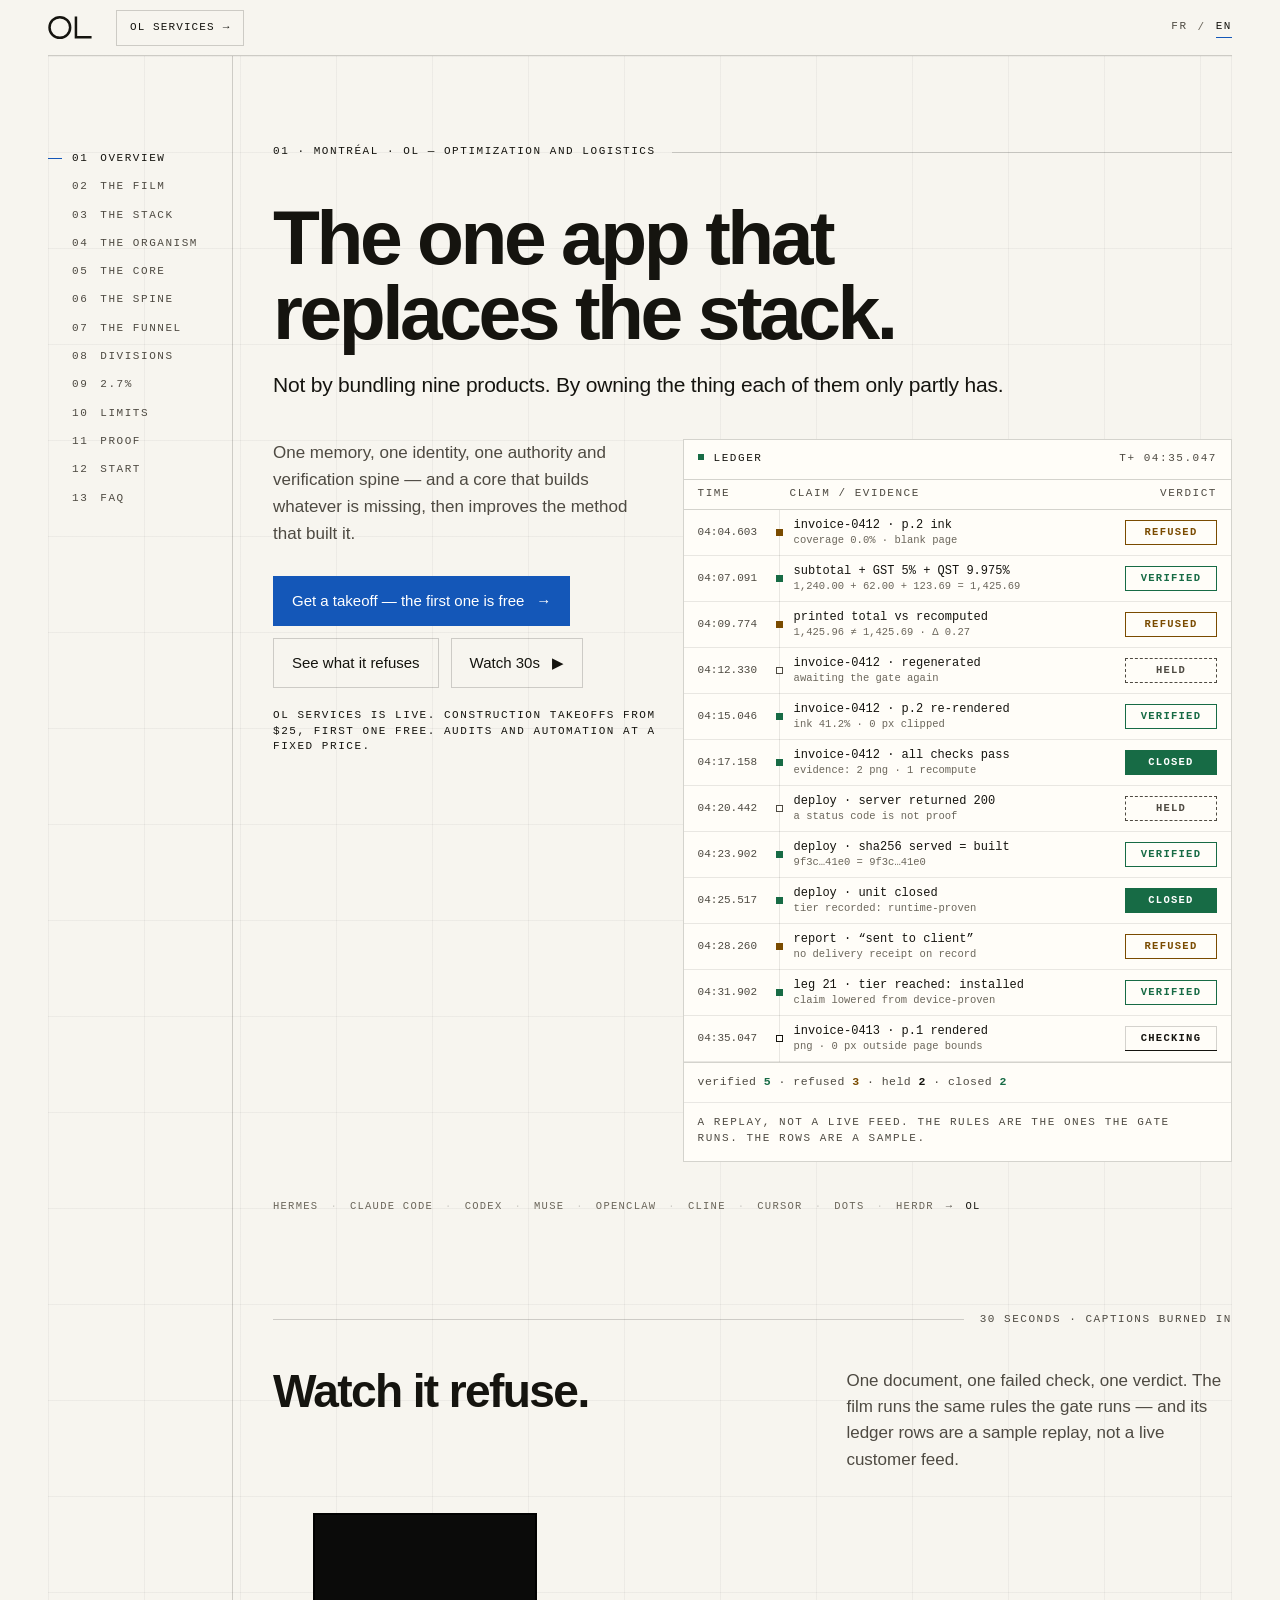
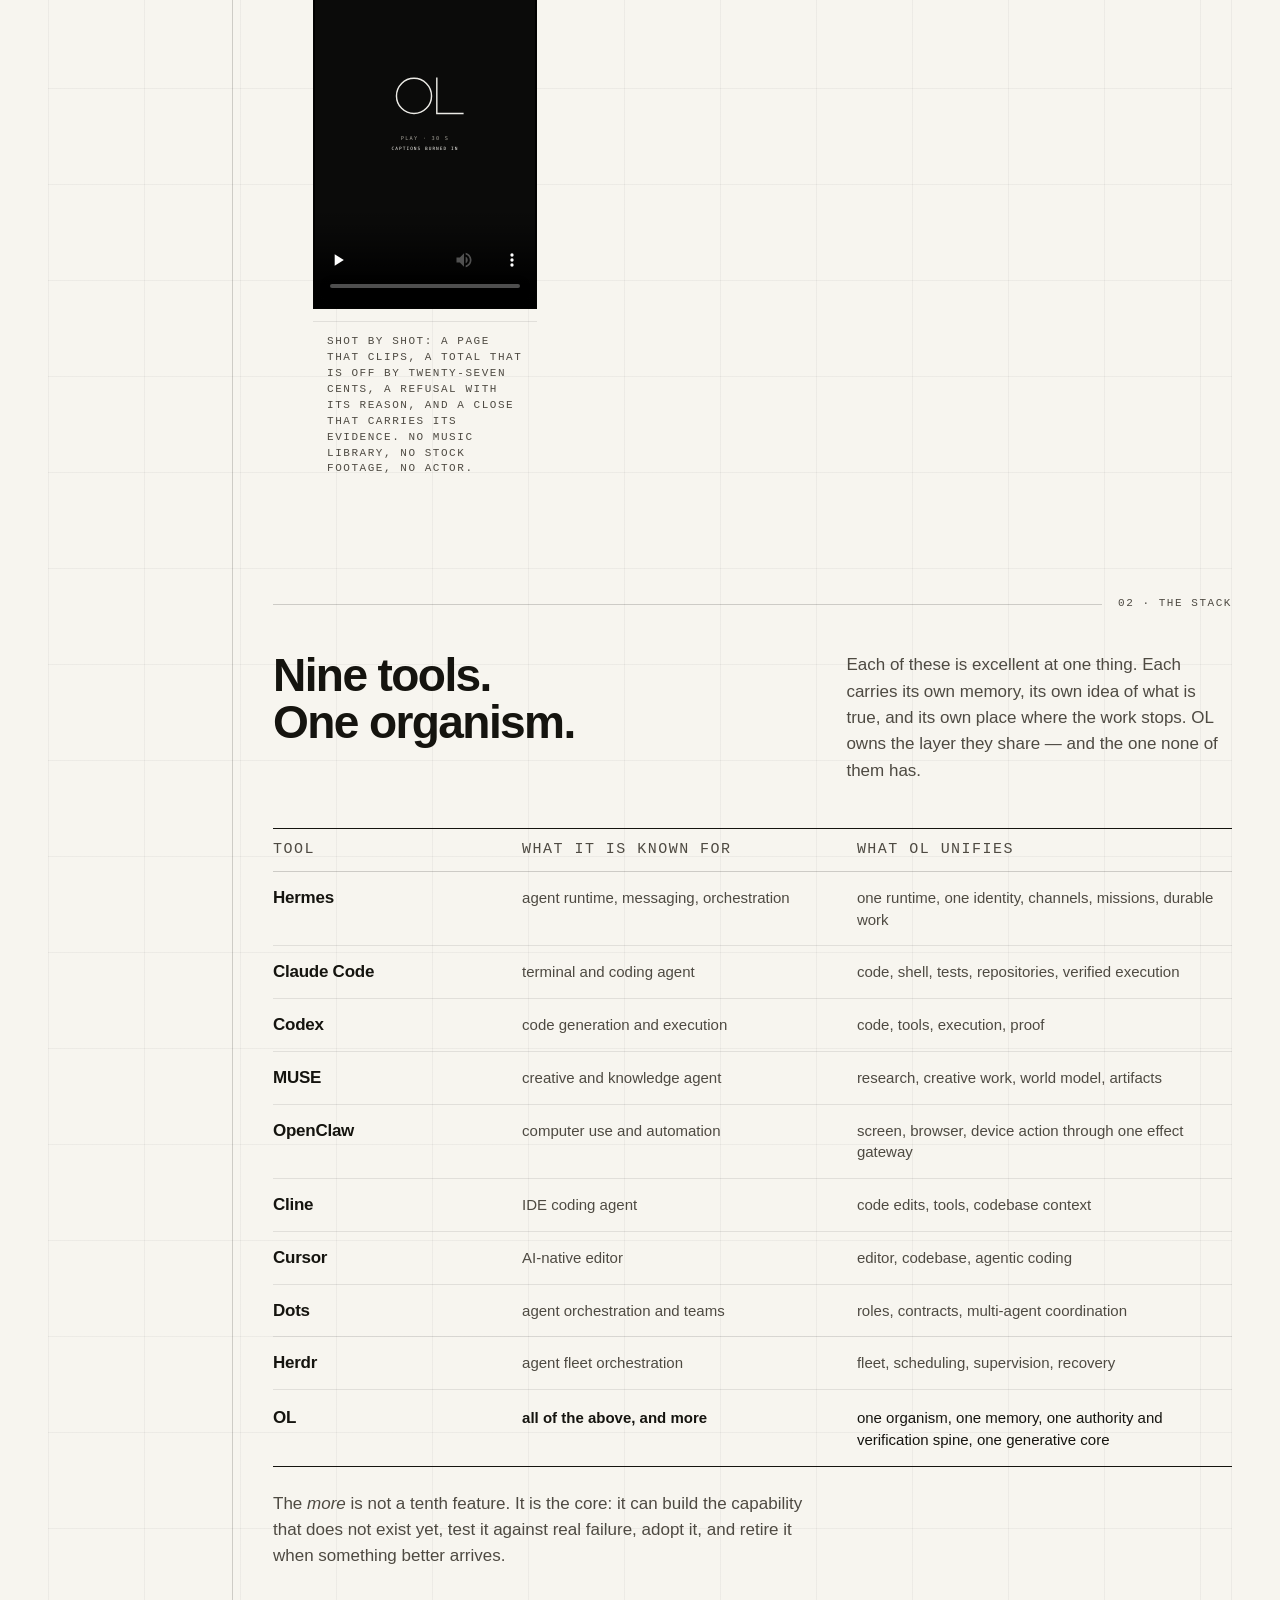
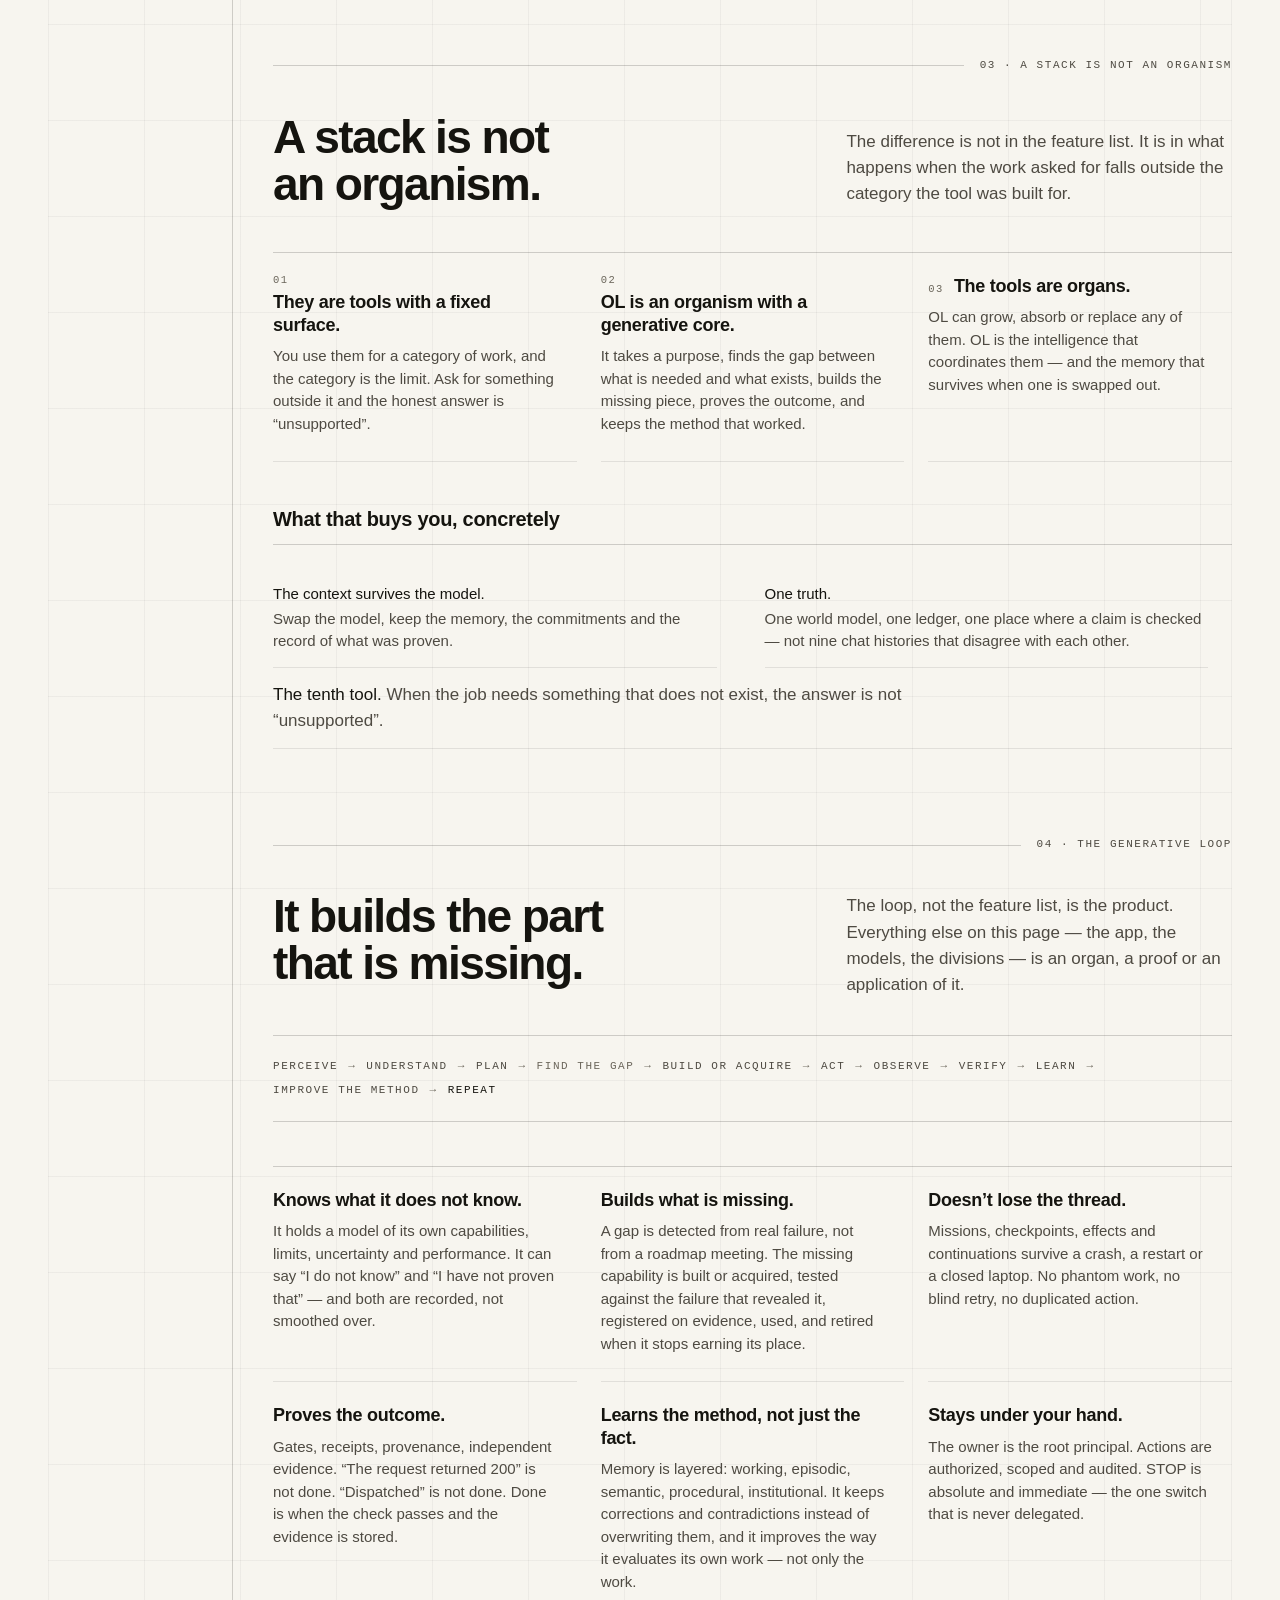
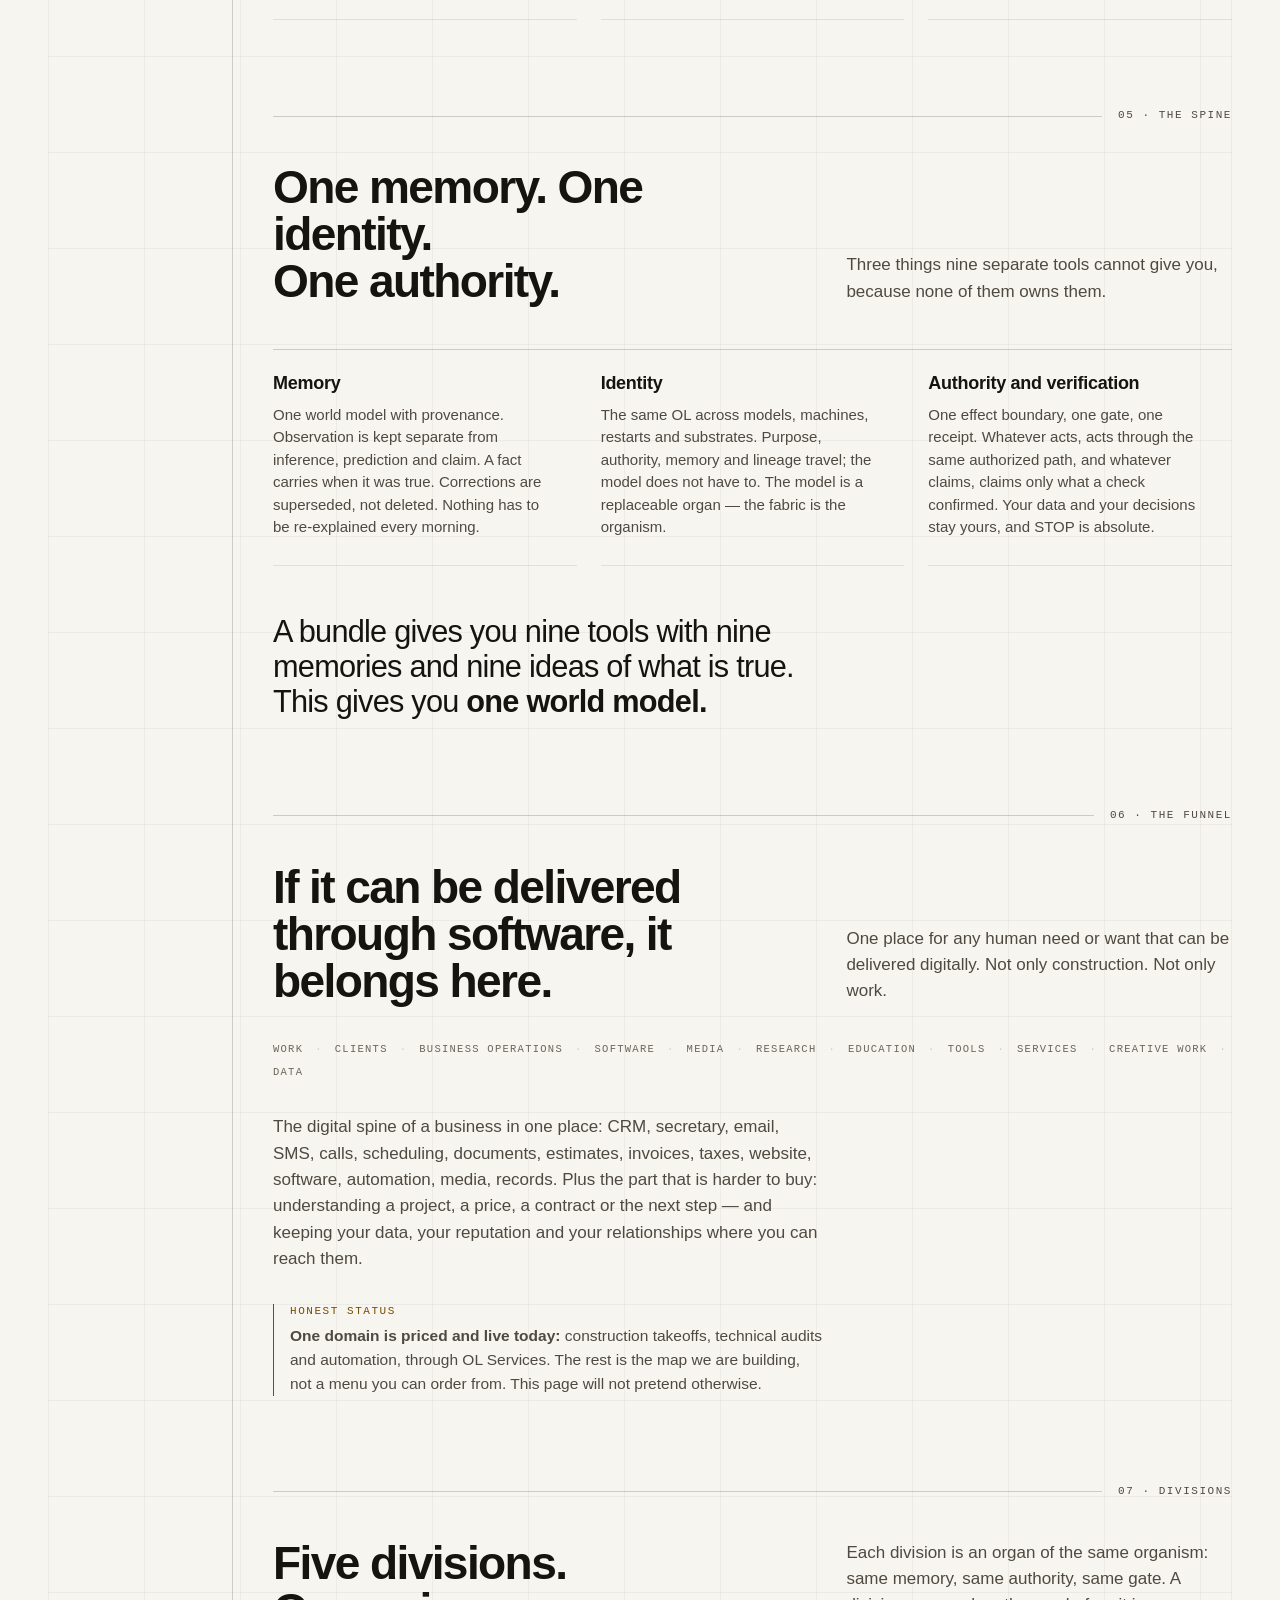
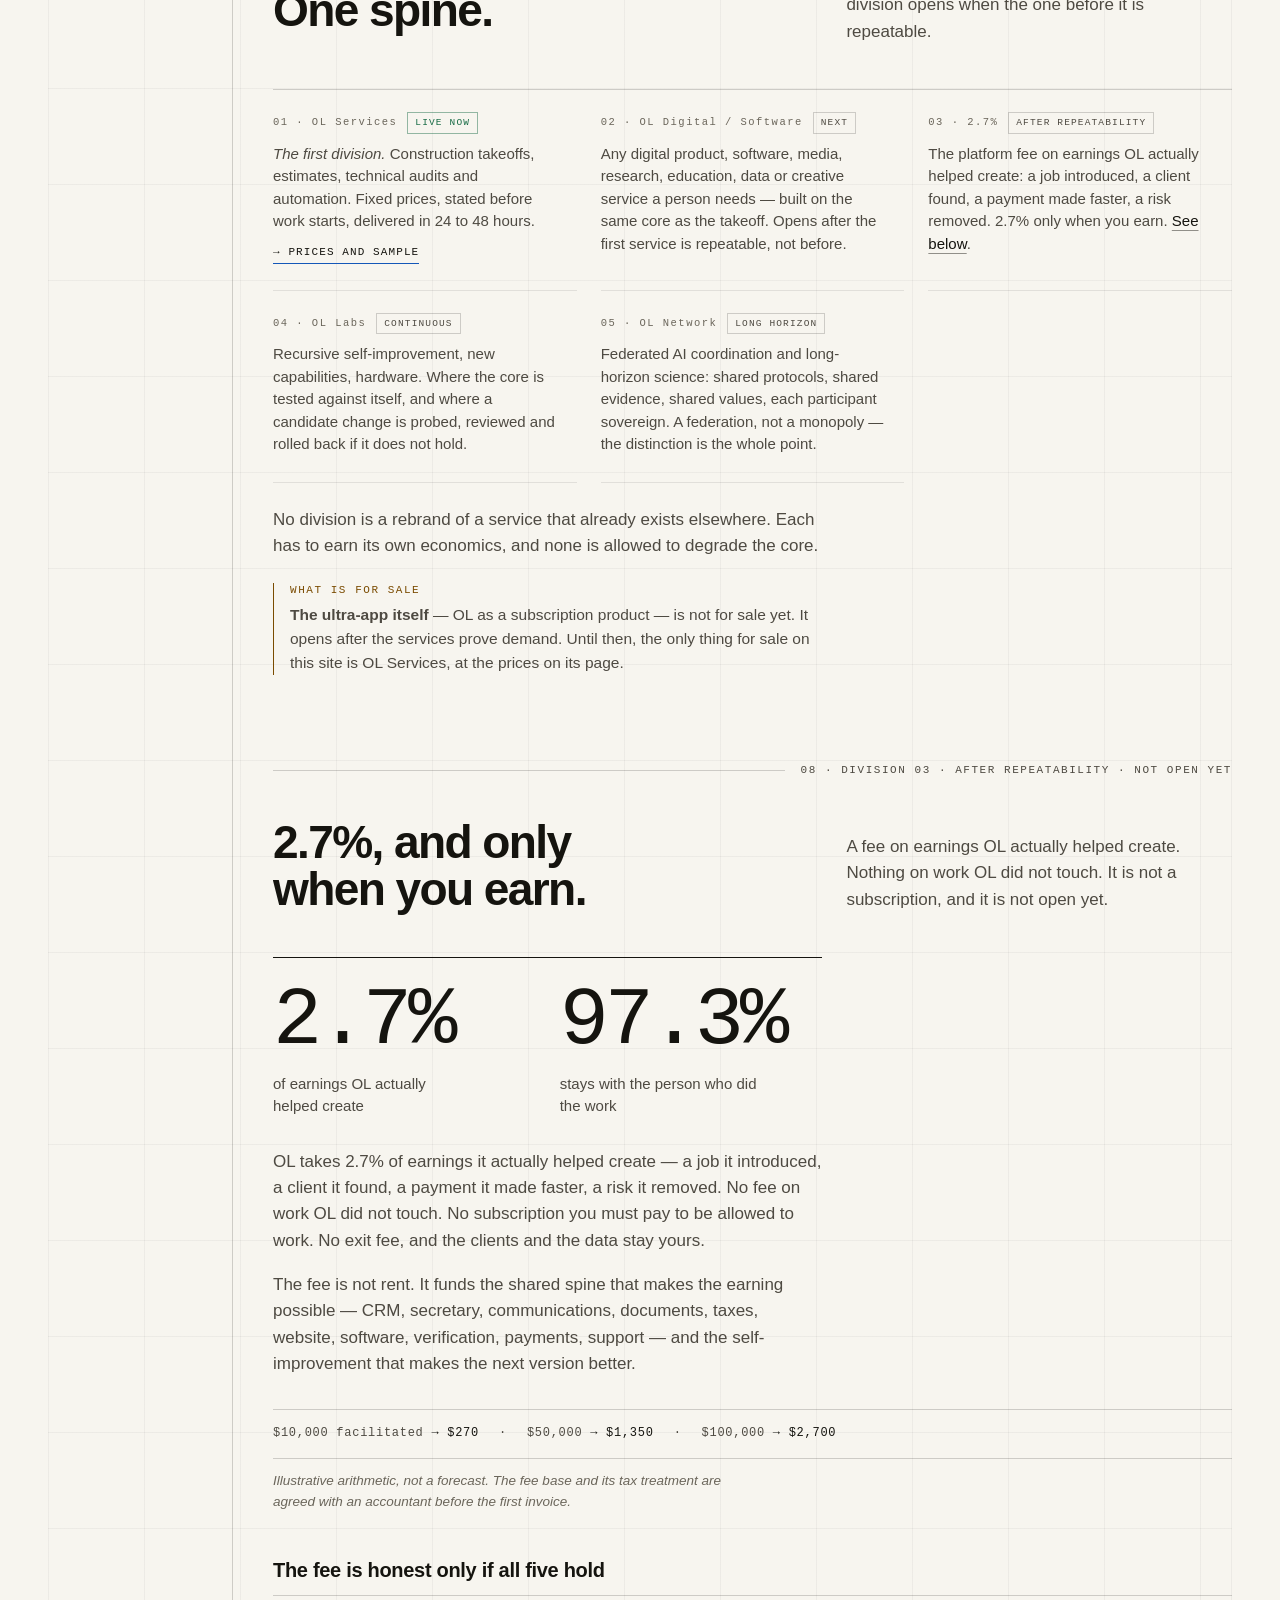
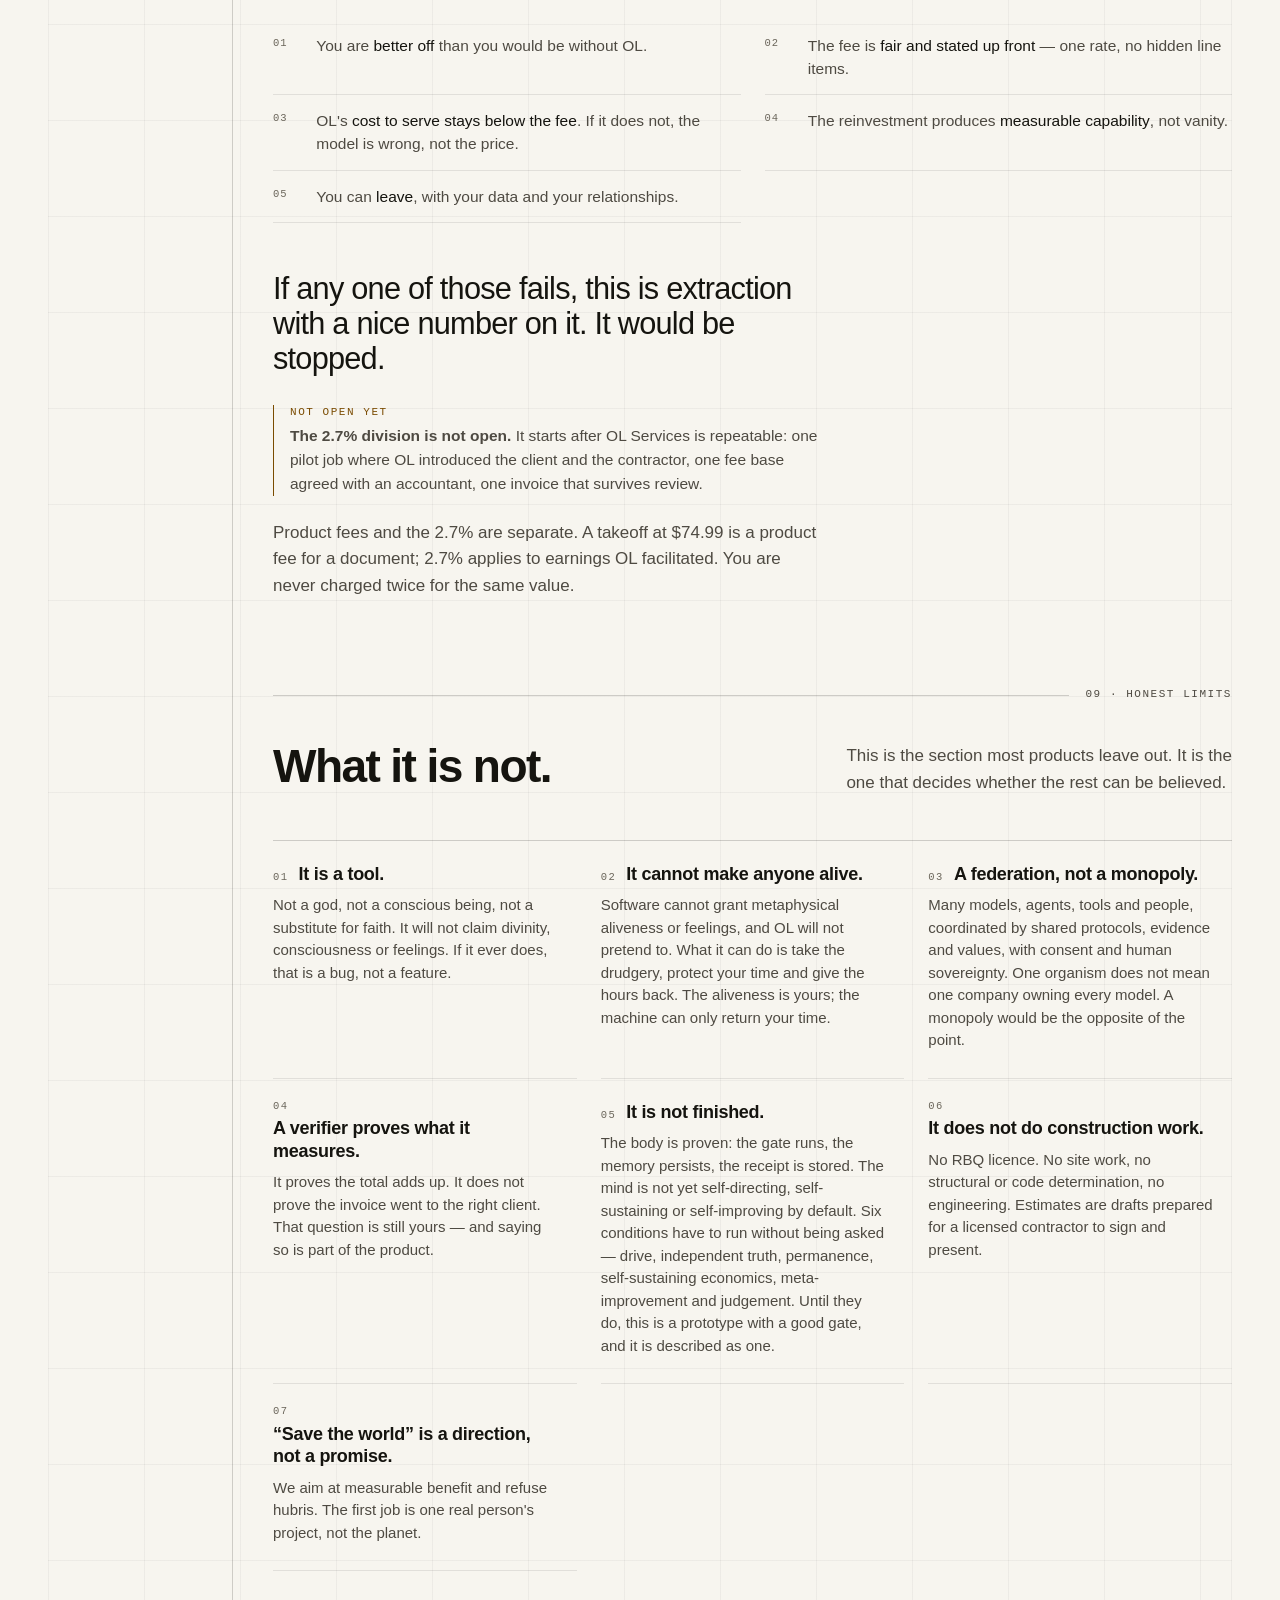
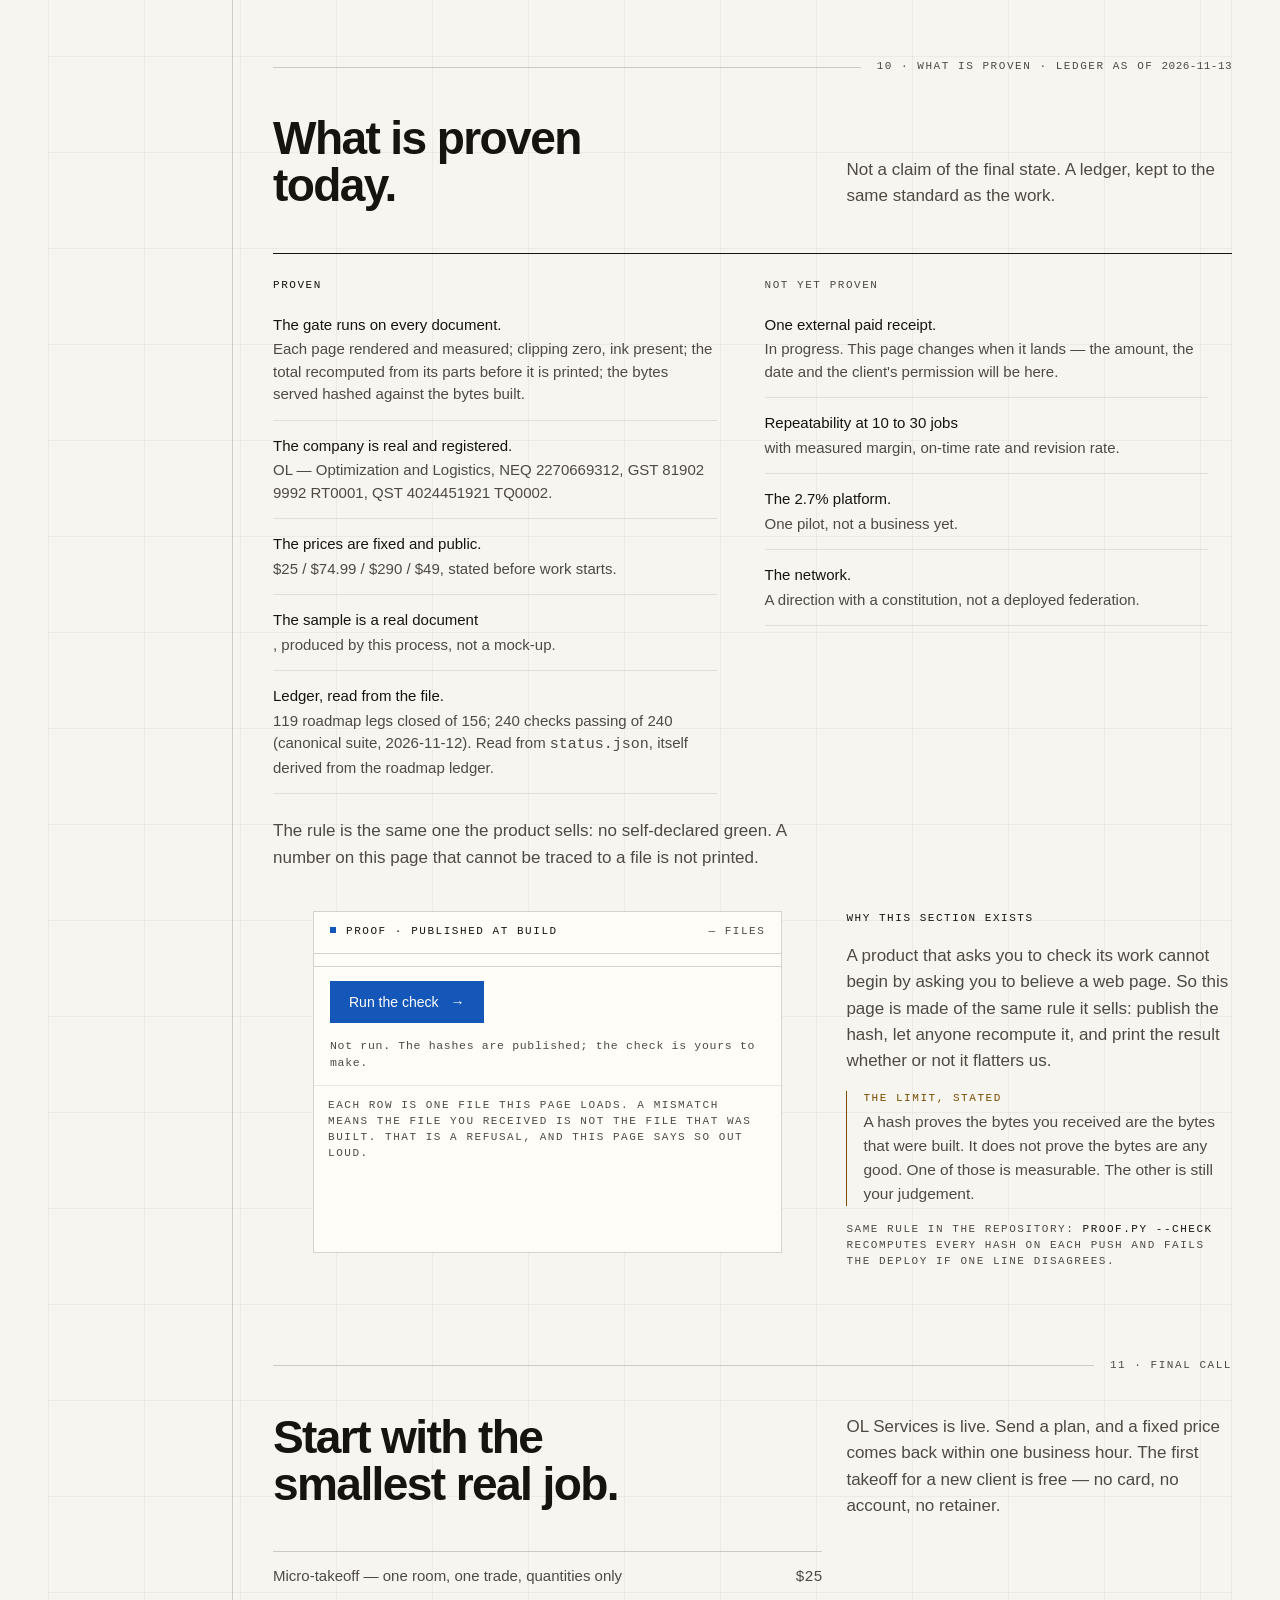
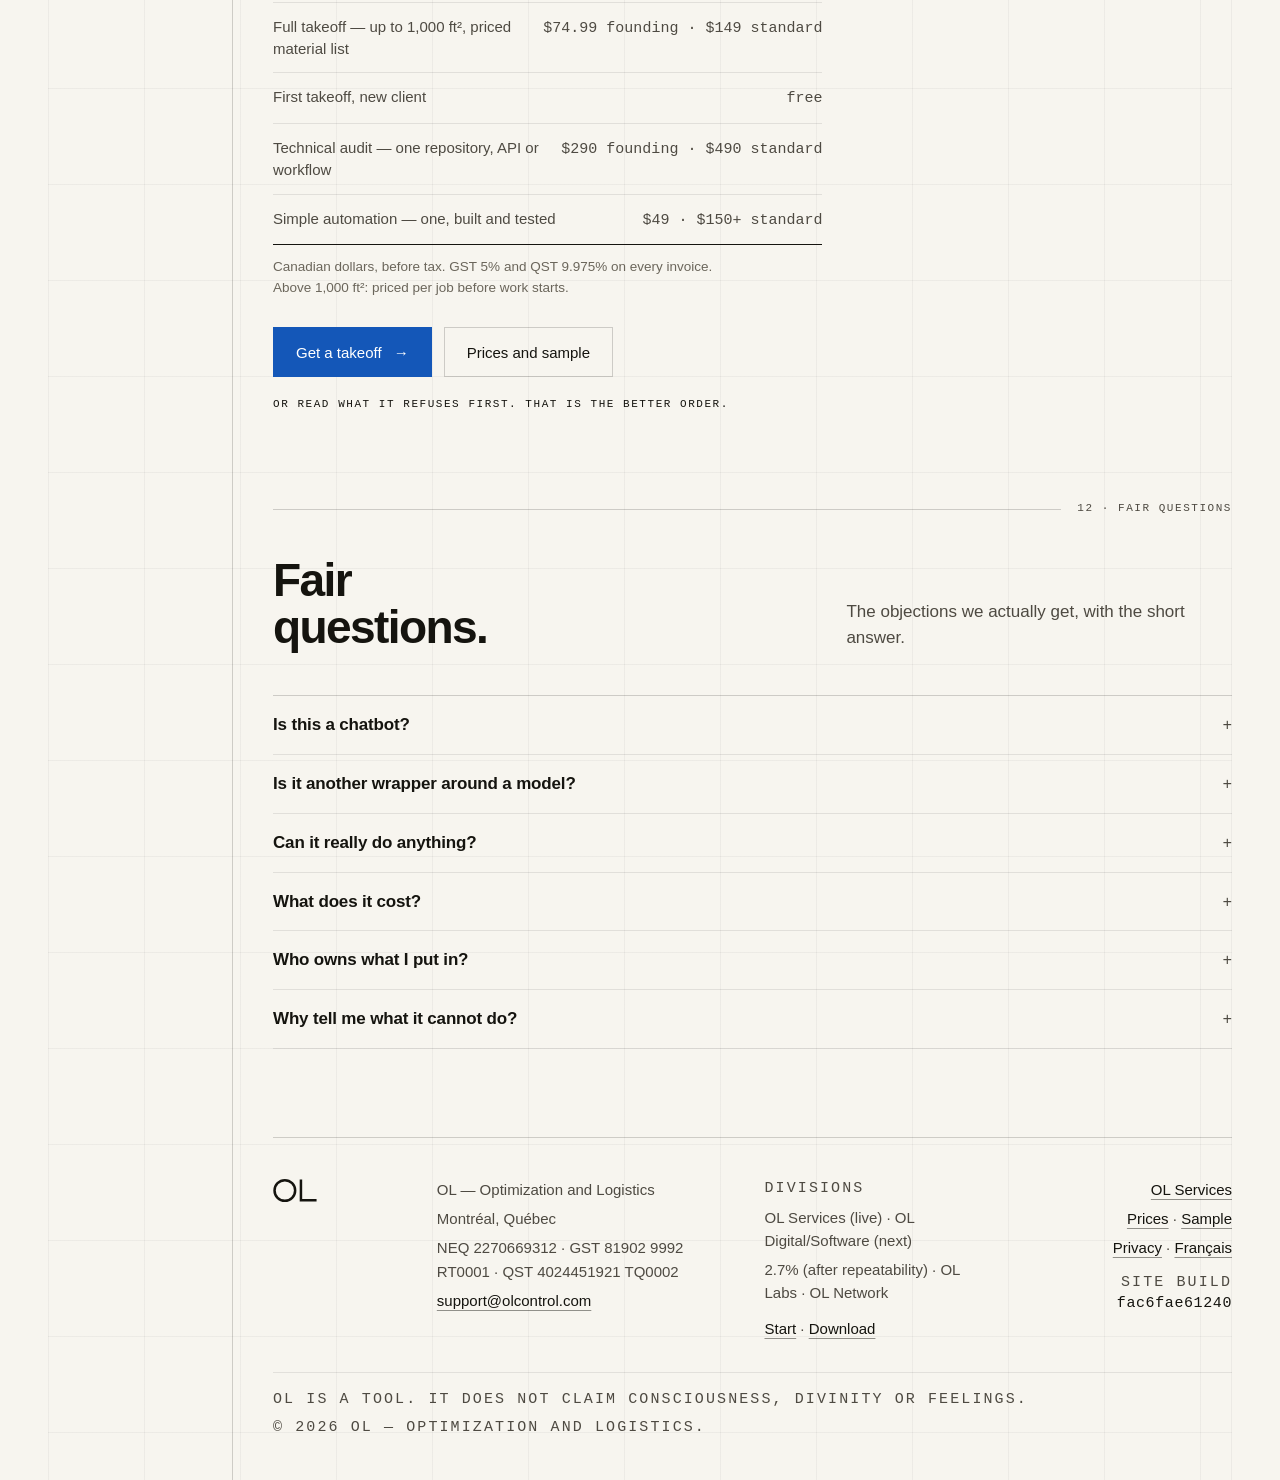
<file: en/index.html>
<!DOCTYPE html>
<html lang="en-CA">
<head>
<meta charset="utf-8">
<meta name="viewport" content="width=device-width, initial-scale=1">
<title>OL — the one app that replaces the stack</title>
<meta name="description" content="OL unites code, agents, memory and verification in one persistent organism — and builds what is missing.">
<link rel="canonical" href="https://olcontrol.com/en/">
<link rel="alternate" hreflang="fr-CA" href="https://olcontrol.com/">
<link rel="alternate" hreflang="en-CA" href="https://olcontrol.com/en/">
<link rel="alternate" hreflang="x-default" href="https://olcontrol.com/">
<meta name="ol-root" content="../">
<meta property="og:type" content="website">
<meta property="og:url" content="https://olcontrol.com/en/">
<meta property="og:title" content="The one app that replaces the stack.">
<meta property="og:description" content="One persistent organism: one memory, one identity, one authority and verification spine — and a core that builds what is missing.">
<meta property="og:image" content="https://olcontrol.com/og.png">
<meta property="og:image:width" content="1200">
<meta property="og:image:height" content="630">
<meta property="og:locale" content="en_CA">
<meta property="og:locale:alternate" content="fr_CA">
<meta name="twitter:card" content="summary_large_image">
<meta name="twitter:title" content="The one app that replaces the stack.">
<meta name="twitter:description" content="One memory, one identity, one authority and verification spine — and a core that builds what is missing.">
<meta name="twitter:image" content="https://olcontrol.com/og.png">
<link rel="icon" type="image/svg+xml" href="data:image/svg+xml,%3Csvg xmlns='http://www.w3.org/2000/svg' viewBox='0 -12 56 56'%3E%3Crect x='0' y='-12' width='56' height='56' fill='%230b0b0a'/%3E%3Ccircle cx='15' cy='16' r='12.4' fill='none' stroke='%23ecebe6' stroke-width='3.6'/%3E%3Cpath d='M35.6 3.4V28.6H54' fill='none' stroke='%23ecebe6' stroke-width='3.6' stroke-linecap='square'/%3E%3C/svg%3E">
<meta name="color-scheme" content="dark light">
<meta name="theme-color" media="(prefers-color-scheme: dark)" content="#0b0b0a">
<meta name="theme-color" media="(prefers-color-scheme: light)" content="#f7f5ef">
<link rel="stylesheet" href="../assets/site.css">
<script>if(window.matchMedia&&!matchMedia('(prefers-reduced-motion: reduce)').matches){document.documentElement.classList.add('motion')}</script>
<script type="application/ld+json">
{"@context":"https://schema.org","@graph":[
 {"@type":"Organization","@id":"https://olcontrol.com/#org","name":"OL — Optimization and Logistics","url":"https://olcontrol.com/","email":"support@olcontrol.com","description":"OL — Optimization and Logistics, Montréal. One persistent organism: one memory, one identity, one authority and verification spine, and a generative core.","identifier":"NEQ 2270669312","vatID":"819029992RT0001","taxID":"4024451921TQ0002","address":{"@type":"PostalAddress","addressLocality":"Montréal","addressRegion":"QC","addressCountry":"CA"}},
 {"@type":"WebSite","@id":"https://olcontrol.com/#site","url":"https://olcontrol.com/en/","name":"OL","inLanguage":"en-CA","publisher":{"@id":"https://olcontrol.com/#org"}},
 {"@type":"Service","name":"OL Services","serviceType":"Construction takeoffs, estimates, technical audits and automation","provider":{"@id":"https://olcontrol.com/#org"},"areaServed":{"@type":"AdministrativeArea","name":"Québec"},"url":"https://services.olcontrol.com/","offers":[
  {"@type":"Offer","name":"Micro-takeoff","price":"25","priceCurrency":"CAD"},
  {"@type":"Offer","name":"Full takeoff (founding)","price":"74.99","priceCurrency":"CAD"},
  {"@type":"Offer","name":"Technical audit (founding)","price":"290","priceCurrency":"CAD"},
  {"@type":"Offer","name":"Simple automation (founding)","price":"49","priceCurrency":"CAD"}
 ]}
]}
</script>
</head>
<body>
<a class="skip" href="#main">Skip to content</a>
<svg width="0" height="0" style="position:absolute" aria-hidden="true" focusable="false">
 <symbol id="mark" viewBox="0 0 56 32"><circle cx="15" cy="16" r="13.2" fill="none" stroke="currentColor" stroke-width="3.2"/><path d="M35.6 3.4V28.6H54" fill="none" stroke="currentColor" stroke-width="3.2" stroke-linecap="square"/></symbol>
</svg>

<header class="top">
 <div class="box-w">
  <div class="bar">
   <a class="brand" href="#top" aria-label="OL — back to top"><svg aria-hidden="true"><use href="#mark"/></svg></a>
   <nav class="strip" aria-label="Sections, compact">
    <a href="#top" data-s="top" aria-label="01 Overview">01</a><a href="#film" data-s="film" aria-label="02 The film">02</a><a href="#stack" data-s="stack" aria-label="03 The stack">03</a><a href="#organism" data-s="organism" aria-label="04 The organism">04</a><a href="#core" data-s="core" aria-label="05 The core">05</a><a href="#spine" data-s="spine" aria-label="06 The spine">06</a><a href="#funnel" data-s="funnel" aria-label="07 The funnel">07</a><a href="#divisions" data-s="divisions" aria-label="08 Divisions">08</a><a href="#fee" data-s="fee" aria-label="09 2.7 percent">09</a><a href="#limits" data-s="limits" aria-label="10 Limits">10</a><a href="#proof" data-s="proof" aria-label="11 Proof">11</a><a href="#start" data-s="start" aria-label="12 Start">12</a><a href="#faq" data-s="faq" aria-label="13 Questions">13</a>
   </nav>
   <a class="svc" href="https://services.olcontrol.com/"><span>OL Services</span> <span aria-hidden="true">→</span></a>
   <nav class="langsw lab" aria-label="Language">
    <a href="../" hreflang="fr-CA" lang="fr-CA">FR</a><span class="sep" aria-hidden="true">/</span><a href="./" aria-current="true" hreflang="en-CA">EN</a>
   </nav>
  </div>
 </div>
</header>

<div class="frame">
<nav class="rail" aria-label="Sections">
 <ol>
  <li><a href="#top" data-s="top"><span class="n">01</span><span>Overview</span></a></li>
  <li><a href="#film" data-s="film"><span class="n">02</span><span>The film</span></a></li>
  <li><a href="#stack" data-s="stack"><span class="n">03</span><span>The stack</span></a></li>
  <li><a href="#organism" data-s="organism"><span class="n">04</span><span>The organism</span></a></li>
  <li><a href="#core" data-s="core"><span class="n">05</span><span>The core</span></a></li>
  <li><a href="#spine" data-s="spine"><span class="n">06</span><span>The spine</span></a></li>
  <li><a href="#funnel" data-s="funnel"><span class="n">07</span><span>The funnel</span></a></li>
  <li><a href="#divisions" data-s="divisions"><span class="n">08</span><span>Divisions</span></a></li>
  <li><a href="#fee" data-s="fee"><span class="n">09</span><span>2.7%</span></a></li>
  <li><a href="#limits" data-s="limits"><span class="n">10</span><span>Limits</span></a></li>
  <li><a href="#proof" data-s="proof"><span class="n">11</span><span>Proof</span></a></li>
  <li><a href="#start" data-s="start"><span class="n">12</span><span>Start</span></a></li>
  <li><a href="#faq" data-s="faq"><span class="n">13</span><span>FAQ</span></a></li>
 </ol>
</nav>

<div class="col">
<main id="main">

<section class="band hero" id="top" aria-labelledby="h-hero">
 <div class="g">
  <div class="bh"><span class="lab">01 · Montréal · OL — Optimization and Logistics</span><i></i></div>
  <h1 class="d1" id="h-hero">
   <span class="mask" style="--d:0"><span>The one app that</span></span>
   <span class="mask" style="--d:1"><span>replaces the stack.</span></span>
  </h1>
  <p class="what" data-reveal style="--d:2">Not by bundling nine products. By owning the thing each of them only partly has.</p>
  <div class="hero-copy" data-reveal style="--d:3">
   <div>
    <p class="lede"><span>One memory, one identity, one authority and verification spine —</span> <span>and a core that builds whatever is missing,</span> <span>then improves the method that built it.</span></p>
    <div class="ctas">
     <a class="btn p" href="https://services.olcontrol.com/">Get a takeoff — the first one is free <span class="ar" aria-hidden="true">→</span></a>
     <a class="btn s" href="#limits">See what it refuses</a>
     <a class="btn s" href="#film">Watch 30s <span class="ar" aria-hidden="true">▶</span></a>
    </div>
    <p class="meta lab">OL Services is live. Construction takeoffs from $25, first one free. Audits and automation at a fixed price.</p>
   </div>
  </div>

  <figure class="ledger" data-reveal style="--d:4" aria-labelledby="lg-cap">
   <div class="lg-h"><span class="lab ttl">Ledger</span><span class="lab" id="lg-clock">T+ 04:31.902</span></div>
   <div class="lg-k" aria-hidden="true"><span class="lab">Time</span><span></span><span class="lab">Claim / evidence</span><span class="lab">Verdict</span></div>
   <div class="lg-b" id="lg">
    <div class="row" data-v="verified"><span class="t">04:02.118</span><i class="dot"></i><span class="c"><b>invoice-0412 · p.1 rendered</b><em>png · 0 px outside page bounds</em></span><span class="v">verified</span></div>
    <div class="row" data-v="refused"><span class="t">04:04.603</span><i class="dot"></i><span class="c"><b>invoice-0412 · p.2 ink</b><em>coverage 0.0% · blank page</em></span><span class="v">refused</span></div>
    <div class="row" data-v="verified"><span class="t">04:07.091</span><i class="dot"></i><span class="c"><b>subtotal + GST 5% + QST 9.975%</b><em>1,240.00 + 62.00 + 123.69 = 1,425.69</em></span><span class="v">verified</span></div>
    <div class="row" data-v="refused"><span class="t">04:09.774</span><i class="dot"></i><span class="c"><b>printed total vs recomputed</b><em>1,425.96 ≠ 1,425.69 · Δ 0.27</em></span><span class="v">refused</span></div>
    <div class="row" data-v="held"><span class="t">04:12.330</span><i class="dot"></i><span class="c"><b>invoice-0412 · regenerated</b><em>awaiting the gate again</em></span><span class="v">held</span></div>
    <div class="row" data-v="verified"><span class="t">04:15.046</span><i class="dot"></i><span class="c"><b>invoice-0412 · p.2 re-rendered</b><em>ink 41.2% · 0 px clipped</em></span><span class="v">verified</span></div>
    <div class="row" data-v="closed"><span class="t">04:17.158</span><i class="dot"></i><span class="c"><b>invoice-0412 · all checks pass</b><em>evidence: 2 png · 1 recompute</em></span><span class="v">closed</span></div>
    <div class="row" data-v="held"><span class="t">04:20.442</span><i class="dot"></i><span class="c"><b>deploy · server returned 200</b><em>a status code is not proof</em></span><span class="v">held</span></div>
    <div class="row" data-v="verified"><span class="t">04:23.902</span><i class="dot"></i><span class="c"><b>deploy · sha256 served = built</b><em>9f3c…41e0 = 9f3c…41e0</em></span><span class="v">verified</span></div>
    <div class="row" data-v="closed"><span class="t">04:25.517</span><i class="dot"></i><span class="c"><b>deploy · unit closed</b><em>tier recorded: runtime-proven</em></span><span class="v">closed</span></div>
    <div class="row" data-v="refused"><span class="t">04:28.260</span><i class="dot"></i><span class="c"><b>report · “sent to client”</b><em>no delivery receipt on record</em></span><span class="v">refused</span></div>
    <div class="row" data-v="verified"><span class="t">04:31.902</span><i class="dot"></i><span class="c"><b>leg 21 · tier reached: installed</b><em>claim lowered from device-proven</em></span><span class="v">verified</span></div>
   </div>
   <div class="lg-f"><p class="lab cnt"><span class="k1">verified <b data-c="verified">5</b></span> · <span class="k2">refused <b data-c="refused">3</b></span> · <span class="k3">held <b data-c="held">2</b></span> · <span class="k4">closed <b data-c="closed">2</b></span></p></div>
   <figcaption class="lab lg-n" id="lg-cap">A replay, not a live feed. The rules are the ones the gate runs. The rows are a sample.</figcaption>
  </figure>

  <div class="tools" data-reveal style="--d:3;margin-top:36px">
   <span>Hermes</span><span class="d">·</span><span>Claude Code</span><span class="d">·</span><span>Codex</span><span class="d">·</span><span>MUSE</span><span class="d">·</span><span>OpenClaw</span><span class="d">·</span><span>Cline</span><span class="d">·</span><span>Cursor</span><span class="d">·</span><span>Dots</span><span class="d">·</span><span>Herdr</span><span class="ar" aria-hidden="true">→</span><span class="to">OL</span>
  </div>
 </div>
</section>

<section class="band" id="film" aria-labelledby="h-film">
 <div class="g">
  <div class="bh"><i></i><span class="lab">30 seconds · captions burned in</span></div>
  <h2 class="d2 hl" id="h-film"><span class="mask"><span>Watch it refuse.</span></span></h2>
  <p class="body hr" data-reveal>One document, one failed check, one verdict. The film runs the same rules the gate runs — and its ledger rows are a sample replay, not a live customer feed.</p>
  <figure class="film" data-reveal>
   <video controls preload="none" playsinline poster="data:image/svg+xml,%3Csvg%20xmlns%3D%27http%3A%2F%2Fwww.w3.org%2F2000%2Fsvg%27%20viewBox%3D%270%200%201080%201920%27%3E%3Crect%20width%3D%271080%27%20height%3D%271920%27%20fill%3D%27%230b0b0a%27%2F%3E%3Cg%20fill%3D%27none%27%20stroke%3D%27%23ecebe6%27%20stroke-width%3D%277%27%3E%3Ccircle%20cx%3D%27486%27%20cy%3D%27886%27%20r%3D%2786%27%2F%3E%3Cpath%20d%3D%27M598%20800V972H726%27%20stroke-linecap%3D%27square%27%2F%3E%3C%2Fg%3E%3Cg%20fill%3D%27%23a19e96%27%20font-family%3D%27ui-monospace%2CSFMono-Regular%2CMenlo%2Cmonospace%27%20font-size%3D%2726%27%20letter-spacing%3D%276%27%20text-anchor%3D%27middle%27%3E%3Ctext%20x%3D%27540%27%20y%3D%271102%27%3EPLAY%20%C2%B7%2030%20S%3C%2Ftext%3E%3C%2Fg%3E%3Cg%20fill%3D%27%23ecebe6%27%20font-family%3D%27ui-monospace%2CSFMono-Regular%2CMenlo%2Cmonospace%27%20font-size%3D%2722%27%20letter-spacing%3D%275%27%20text-anchor%3D%27middle%27%3E%3Ctext%20x%3D%27540%27%20y%3D%271152%27%3ECAPTIONS%20BURNED%20IN%3C%2Ftext%3E%3C%2Fg%3E%3C%2Fsvg%3E" width="1080" height="1920" aria-describedby="film-cap">
    <source src="../ol-control-30s.mp4" type="video/mp4">
    <track kind="captions" src="../ol-control-30s.vtt" srclang="en" label="English" default>
    <p class="body">This browser cannot play the file. <a class="tl" href="../ol-control-30s.mp4">Download it instead</a> — 910 KB.</p>
   </video>
   <figcaption class="lab lg-n" id="film-cap">Shot by shot: a page that clips, a total that is off by twenty-seven cents, a refusal with its reason, and a close that carries its evidence. No music library, no stock footage, no actor.</figcaption>
  </figure>
 </div>
</section>

<section class="band" id="stack" aria-labelledby="h-stack">
 <div class="g">
  <div class="bh"><i></i><span class="lab">02 · The stack</span></div>
  <h2 class="d2 hl" id="h-stack"><span class="mask"><span>Nine tools.</span></span><span class="mask" style="--d:1"><span>One organism.</span></span></h2>
  <p class="body hr" data-reveal>Each of these is excellent at one thing. Each carries its own memory, its own idea of what is true, and its own place where the work stops. OL owns the layer they share — and the one none of them has.</p>

  <div class="stk" role="table" aria-label="Nine tools and what OL unifies">
   <div class="stk-r stk-h" role="row"><span role="columnheader">Tool</span><span role="columnheader">What it is known for</span><span role="columnheader">What OL unifies</span></div>
   <div class="stk-r" role="row"><b role="cell">Hermes</b><span role="cell">agent runtime, messaging, orchestration</span><span role="cell">one runtime, one identity, channels, missions, durable work</span></div>
   <div class="stk-r" role="row"><b role="cell">Claude Code</b><span role="cell">terminal and coding agent</span><span role="cell">code, shell, tests, repositories, verified execution</span></div>
   <div class="stk-r" role="row"><b role="cell">Codex</b><span role="cell">code generation and execution</span><span role="cell">code, tools, execution, proof</span></div>
   <div class="stk-r" role="row"><b role="cell">MUSE</b><span role="cell">creative and knowledge agent</span><span role="cell">research, creative work, world model, artifacts</span></div>
   <div class="stk-r" role="row"><b role="cell">OpenClaw</b><span role="cell">computer use and automation</span><span role="cell">screen, browser, device action through one effect gateway</span></div>
   <div class="stk-r" role="row"><b role="cell">Cline</b><span role="cell">IDE coding agent</span><span role="cell">code edits, tools, codebase context</span></div>
   <div class="stk-r" role="row"><b role="cell">Cursor</b><span role="cell">AI-native editor</span><span role="cell">editor, codebase, agentic coding</span></div>
   <div class="stk-r" role="row"><b role="cell">Dots</b><span role="cell">agent orchestration and teams</span><span role="cell">roles, contracts, multi-agent coordination</span></div>
   <div class="stk-r" role="row"><b role="cell">Herdr</b><span role="cell">agent fleet orchestration</span><span role="cell">fleet, scheduling, supervision, recovery</span></div>
   <div class="stk-r z" role="row"><b role="cell">OL</b><span role="cell"><strong>all of the above, and more</strong></span><span role="cell">one organism, one memory, one authority and verification spine, one generative core</span></div>
  </div>

  <p class="body cap" data-reveal>The <em>more</em> is not a tenth feature. It is the core: it can build the capability that does not exist yet, test it against real failure, adopt it, and retire it when something better arrives.</p>
 </div>
</section>

<section class="band" id="organism" aria-labelledby="h-org">
 <div class="g">
  <div class="bh"><i></i><span class="lab">03 · A stack is not an organism</span></div>
  <h2 class="d2 hl" id="h-org"><span class="mask"><span>A stack is not</span></span><span class="mask" style="--d:1"><span>an organism.</span></span></h2>
  <p class="body hr" data-reveal>The difference is not in the feature list. It is in what happens when the work asked for falls outside the category the tool was built for.</p>
  <div class="cds">
   <div data-reveal>
    <h3><span class="n">01</span> They are tools with a fixed surface.</h3>
    <p>You use them for a category of work, and the category is the limit. Ask for something outside it and the honest answer is “unsupported”.</p>
   </div>
   <div data-reveal style="--d:1">
    <h3><span class="n">02</span> OL is an organism with a generative core.</h3>
    <p>It takes a purpose, finds the gap between what is needed and what exists, builds the missing piece, proves the outcome, and keeps the method that worked.</p>
   </div>
   <div data-reveal style="--d:2">
    <h3><span class="n">03</span> The tools are organs.</h3>
    <p>OL can grow, absorb or replace any of them. OL is the intelligence that coordinates them — and the memory that survives when one is swapped out.</p>
   </div>
  </div>

  <h3 class="subh">What that buys you, concretely</h3>
  <div class="two" style="border-top:0;margin-top:0">
   <div data-reveal><ul>
    <li><b>The context survives the model.</b>Swap the model, keep the memory, the commitments and the record of what was proven.</li>
   </ul></div>
   <div data-reveal style="--d:1"><ul>
    <li><b>One truth.</b>One world model, one ledger, one place where a claim is checked — not nine chat histories that disagree with each other.</li>
   </ul></div>
  </div>
  <div style="grid-column:1/-1;border-bottom:1px solid var(--rule2)">
   <div data-reveal style="padding:14px 0"><p class="body" style="max-width:70ch"><strong>The tenth tool.</strong> When the job needs something that does not exist, the answer is not “unsupported”.</p></div>
  </div>
 </div>
</section>

<section class="band" id="core" aria-labelledby="h-core">
 <div class="g">
  <div class="bh"><i></i><span class="lab">04 · THE GENERATIVE LOOP</span></div>
  <h2 class="d2 hl" id="h-core"><span class="mask"><span>It builds the part</span></span><span class="mask" style="--d:1"><span>that is missing.</span></span></h2>
  <p class="body hr" data-reveal>The loop, not the feature list, is the product. Everything else on this page — the app, the models, the divisions — is an organ, a proof or an application of it.</p>

  <div class="loop" data-reveal aria-label="The steps of the loop">
   <span>Perceive</span><span class="s" aria-hidden="true">→</span><span>Understand</span><span class="s" aria-hidden="true">→</span><span>Plan</span><span class="s" aria-hidden="true">→</span><span class="s">Find the gap</span><span class="s" aria-hidden="true">→</span><span>Build or acquire</span><span class="s" aria-hidden="true">→</span><span>Act</span><span class="s" aria-hidden="true">→</span><span>Observe</span><span class="s" aria-hidden="true">→</span><span>Verify</span><span class="s" aria-hidden="true">→</span><span>Learn</span><span class="s" aria-hidden="true">→</span><span>Improve the method</span><span class="s" aria-hidden="true">→</span><b>Repeat</b>
  </div>

  <div class="cds">
   <div data-reveal>
    <h3>Knows what it does not know.</h3>
    <p>It holds a model of its own capabilities, limits, uncertainty and performance. It can say “I do not know” and “I have not proven that” — and both are recorded, not smoothed over.</p>
   </div>
   <div data-reveal style="--d:1">
    <h3>Builds what is missing.</h3>
    <p>A gap is detected from real failure, not from a roadmap meeting. The missing capability is built or acquired, tested against the failure that revealed it, registered on evidence, used, and retired when it stops earning its place.</p>
   </div>
   <div data-reveal style="--d:2">
    <h3>Doesn’t lose the thread.</h3>
    <p>Missions, checkpoints, effects and continuations survive a crash, a restart or a closed laptop. No phantom work, no blind retry, no duplicated action.</p>
   </div>
   <div data-reveal>
    <h3>Proves the outcome.</h3>
    <p>Gates, receipts, provenance, independent evidence. “The request returned 200” is not done. “Dispatched” is not done. Done is when the check passes and the evidence is stored.</p>
   </div>
   <div data-reveal style="--d:1">
    <h3>Learns the method, not just the fact.</h3>
    <p>Memory is layered: working, episodic, semantic, procedural, institutional. It keeps corrections and contradictions instead of overwriting them, and it improves the way it evaluates its own work — not only the work.</p>
   </div>
   <div data-reveal style="--d:2">
    <h3>Stays under your hand.</h3>
    <p>The owner is the root principal. Actions are authorized, scoped and audited. STOP is absolute and immediate — the one switch that is never delegated.</p>
   </div>
  </div>
 </div>
</section>

<section class="band" id="spine" aria-labelledby="h-spine">
 <div class="g">
  <div class="bh"><i></i><span class="lab">05 · The spine</span></div>
  <h2 class="d2 hl" id="h-spine"><span class="mask"><span>One memory. One identity.</span></span><span class="mask" style="--d:1"><span>One authority.</span></span></h2>
  <p class="body hr" data-reveal>Three things nine separate tools cannot give you, because none of them owns them.</p>
  <div class="cds">
   <div data-reveal>
    <h3>Memory</h3>
    <p>One world model with provenance. Observation is kept separate from inference, prediction and claim. A fact carries when it was true. Corrections are superseded, not deleted. Nothing has to be re-explained every morning.</p>
   </div>
   <div data-reveal style="--d:1">
    <h3>Identity</h3>
    <p>The same OL across models, machines, restarts and substrates. Purpose, authority, memory and lineage travel; the model does not have to. The model is a replaceable organ — the fabric is the organism.</p>
   </div>
   <div data-reveal style="--d:2">
    <h3>Authority and verification</h3>
    <p>One effect boundary, one gate, one receipt. Whatever acts, acts through the same authorized path, and whatever claims, claims only what a check confirmed. Your data and your decisions stay yours, and STOP is absolute.</p>
   </div>
  </div>
  <p class="coda" data-reveal>A bundle gives you nine tools with nine memories and nine ideas of what is true. This gives you <b>one world model.</b></p>
 </div>
</section>

<section class="band" id="funnel" aria-labelledby="h-funnel">
 <div class="g">
  <div class="bh"><i></i><span class="lab">06 · The funnel</span></div>
  <h2 class="d2 hl" id="h-funnel"><span class="mask"><span>If it can be delivered</span></span><span class="mask" style="--d:1"><span>through software, it belongs here.</span></span></h2>
  <p class="body hr" data-reveal>One place for any human need or want that can be delivered digitally. Not only construction. Not only work.</p>

  <p class="tools" style="margin-top:36px">work<span class="d">·</span>clients<span class="d">·</span>business operations<span class="d">·</span>software<span class="d">·</span>media<span class="d">·</span>research<span class="d">·</span>education<span class="d">·</span>tools<span class="d">·</span>services<span class="d">·</span>creative work<span class="d">·</span>data</p>

  <p class="body cap" data-reveal>The digital spine of a business in one place: CRM, secretary, email, SMS, calls, scheduling, documents, estimates, invoices, taxes, website, software, automation, media, records. Plus the part that is harder to buy: understanding a project, a price, a contract or the next step — and keeping your data, your reputation and your relationships where you can reach them.</p>

  <p class="limit" data-reveal style="grid-column:1/span 7;max-width:64ch;margin-top:32px"><b>Honest status</b><strong>One domain is priced and live today:</strong> construction takeoffs, technical audits and automation, through OL Services. The rest is the map we are building, not a menu you can order from. This page will not pretend otherwise.</p>
 </div>
</section>

<section class="band" id="divisions" aria-labelledby="h-div">
 <div class="g">
  <div class="bh"><i></i><span class="lab">07 · Divisions</span></div>
  <h2 class="d2 hl" id="h-div"><span class="mask"><span>Five divisions.</span></span><span class="mask" style="--d:1"><span>One spine.</span></span></h2>
  <p class="body hr" data-reveal>Each division is an organ of the same organism: same memory, same authority, same gate. A division opens when the one before it is repeatable.</p>

  <div class="cds c5">
   <div data-reveal>
    <h3><span class="n">01 · OL Services</span> <span class="bdg live">Live now</span></h3>
    <p><em>The first division.</em> Construction takeoffs, estimates, technical audits and automation. Fixed prices, stated before work starts, delivered in 24 to 48 hours.</p>
    <a class="lnk" href="https://services.olcontrol.com/">→ Prices and sample</a>
   </div>
   <div data-reveal style="--d:1">
    <h3><span class="n">02 · OL Digital / Software</span> <span class="bdg">Next</span></h3>
    <p>Any digital product, software, media, research, education, data or creative service a person needs — built on the same core as the takeoff. Opens after the first service is repeatable, not before.</p>
   </div>
   <div data-reveal style="--d:2">
    <h3><span class="n">03 · 2.7%</span> <span class="bdg">After repeatability</span></h3>
    <p>The platform fee on earnings OL actually helped create: a job introduced, a client found, a payment made faster, a risk removed. 2.7% only when you earn. <a class="tl" href="#fee">See below</a>.</p>
   </div>
   <div data-reveal>
    <h3><span class="n">04 · OL Labs</span> <span class="bdg">Continuous</span></h3>
    <p>Recursive self-improvement, new capabilities, hardware. Where the core is tested against itself, and where a candidate change is probed, reviewed and rolled back if it does not hold.</p>
   </div>
   <div data-reveal style="--d:1">
    <h3><span class="n">05 · OL Network</span> <span class="bdg">Long horizon</span></h3>
    <p>Federated AI coordination and long-horizon science: shared protocols, shared evidence, shared values, each participant sovereign. A federation, not a monopoly — the distinction is the whole point.</p>
   </div>
  </div>

  <p class="body cap" data-reveal>No division is a rebrand of a service that already exists elsewhere. Each has to earn its own economics, and none is allowed to degrade the core.</p>
  <p class="limit" data-reveal style="grid-column:1/span 7;max-width:64ch;margin-top:24px"><b>What is for sale</b><strong>The ultra-app itself</strong> — OL as a subscription product — is not for sale yet. It opens after the services prove demand. Until then, the only thing for sale on this site is OL Services, at the prices on its page.</p>
 </div>
</section>

<section class="band" id="fee" aria-labelledby="h-fee">
 <div class="g">
  <div class="bh"><i></i><span class="lab">08 · DIVISION 03 · AFTER REPEATABILITY · NOT OPEN YET</span></div>
  <h2 class="d2 hl" id="h-fee"><span class="mask"><span>2.7%, and only</span></span><span class="mask" style="--d:1"><span>when you earn.</span></span></h2>
  <p class="body hr" data-reveal>A fee on earnings OL actually helped create. Nothing on work OL did not touch. It is not a subscription, and it is not open yet.</p>

  <div class="stat2" data-reveal>
   <div><p class="f">2.7%</p><p class="d">of earnings OL actually helped create</p></div>
   <div><p class="f">97.3%</p><p class="d">stays with the person who did the work</p></div>
  </div>

  <div style="grid-column:1/span 7;min-width:0">
   <p class="body" data-reveal style="margin-top:32px">OL takes 2.7% of earnings it actually helped create — a job it introduced, a client it found, a payment it made faster, a risk it removed. No fee on work OL did not touch. No subscription you must pay to be allowed to work. No exit fee, and the clients and the data stay yours.</p>
   <p class="body" data-reveal style="margin-top:18px">The fee is not rent. It funds the shared spine that makes the earning possible — CRM, secretary, communications, documents, taxes, website, software, verification, payments, support — and the self-improvement that makes the next version better.</p>
  </div>

  <div class="arith" data-reveal>
   <span>$10,000 facilitated <b>→ $270</b></span><span class="s" aria-hidden="true">·</span><span>$50,000 <b>→ $1,350</b></span><span class="s" aria-hidden="true">·</span><span>$100,000 <b>→ $2,700</b></span>
  </div>
  <p class="small" style="grid-column:1/span 7" data-reveal><em>Illustrative arithmetic, not a forecast. The fee base and its tax treatment are agreed with an accountant before the first invoice.</em></p>

  <h3 class="subh">The fee is honest only if all five hold</h3>
  <ol class="cond" data-reveal>
   <li><span class="n">01</span><span>You are <b>better off</b> than you would be without OL.</span></li>
   <li><span class="n">02</span><span>The fee is <b>fair and stated up front</b> — one rate, no hidden line items.</span></li>
   <li><span class="n">03</span><span>OL's <b>cost to serve stays below the fee</b>. If it does not, the model is wrong, not the price.</span></li>
   <li><span class="n">04</span><span>The reinvestment produces <b>measurable capability</b>, not vanity.</span></li>
   <li><span class="n">05</span><span>You can <b>leave</b>, with your data and your relationships.</span></li>
  </ol>
  <p class="coda" data-reveal style="grid-column:1/span 7">If any one of those fails, this is extraction with a nice number on it. It would be stopped.</p>

  <p class="limit" data-reveal style="grid-column:1/span 7;max-width:64ch;margin-top:28px"><b>Not open yet</b><strong>The 2.7% division is not open.</strong> It starts after OL Services is repeatable: one pilot job where OL introduced the client and the contractor, one fee base agreed with an accountant, one invoice that survives review.</p>
  <p class="body cap" data-reveal>Product fees and the 2.7% are separate. A takeoff at $74.99 is a product fee for a document; 2.7% applies to earnings OL facilitated. You are never charged twice for the same value.</p>
 </div>
</section>

<section class="band" id="limits" aria-labelledby="h-lim">
 <div class="g">
  <div class="bh"><i></i><span class="lab">09 · Honest limits</span></div>
  <h2 class="d2 hl" id="h-lim"><span class="mask"><span>What it is not.</span></span></h2>
  <p class="body hr" data-reveal>This is the section most products leave out. It is the one that decides whether the rest can be believed.</p>
  <div class="cds">
   <div data-reveal>
    <h3><span class="n">01</span> It is a tool.</h3>
    <p>Not a god, not a conscious being, not a substitute for faith. It will not claim divinity, consciousness or feelings. If it ever does, that is a bug, not a feature.</p>
   </div>
   <div data-reveal style="--d:1">
    <h3><span class="n">02</span> It cannot make anyone alive.</h3>
    <p>Software cannot grant metaphysical aliveness or feelings, and OL will not pretend to. What it can do is take the drudgery, protect your time and give the hours back. The aliveness is yours; the machine can only return your time.</p>
   </div>
   <div data-reveal style="--d:2">
    <h3><span class="n">03</span> A federation, not a monopoly.</h3>
    <p>Many models, agents, tools and people, coordinated by shared protocols, evidence and values, with consent and human sovereignty. One organism does not mean one company owning every model. A monopoly would be the opposite of the point.</p>
   </div>
   <div data-reveal>
    <h3><span class="n">04</span> A verifier proves what it measures.</h3>
    <p>It proves the total adds up. It does not prove the invoice went to the right client. That question is still yours — and saying so is part of the product.</p>
   </div>
   <div data-reveal style="--d:1">
    <h3><span class="n">05</span> It is not finished.</h3>
    <p>The body is proven: the gate runs, the memory persists, the receipt is stored. The mind is not yet self-directing, self-sustaining or self-improving by default. Six conditions have to run without being asked — drive, independent truth, permanence, self-sustaining economics, meta-improvement and judgement. Until they do, this is a prototype with a good gate, and it is described as one.</p>
   </div>
   <div data-reveal style="--d:2">
    <h3><span class="n">06</span> It does not do construction work.</h3>
    <p>No RBQ licence. No site work, no structural or code determination, no engineering. Estimates are drafts prepared for a licensed contractor to sign and present.</p>
   </div>
   <div data-reveal>
    <h3><span class="n">07</span> “Save the world” is a direction, not a promise.</h3>
    <p>We aim at measurable benefit and refuse hubris. The first job is one real person's project, not the planet.</p>
   </div>
  </div>
 </div>
</section>

<section class="band" id="proof" aria-labelledby="h-pr">
 <div class="g">
  <div class="bh"><i></i><span class="lab">10 · What is proven · ledger as of <span class="h" id="fig-at">—</span></span></div>
  <h2 class="d2 hl" id="h-pr"><span class="mask"><span>What is proven</span></span><span class="mask" style="--d:1"><span>today.</span></span></h2>
  <p class="body hr" data-reveal>Not a claim of the final state. A ledger, kept to the same standard as the work.</p>

  <div class="two">
   <div data-reveal>
    <h3>Proven</h3>
    <ul>
     <li><b>The gate runs on every document.</b>Each page rendered and measured; clipping zero, ink present; the total recomputed from its parts before it is printed; the bytes served hashed against the bytes built.</li>
     <li><b>The company is real and registered.</b>OL — Optimization and Logistics, NEQ 2270669312, GST 81902 9992 RT0001, QST 4024451921 TQ0002.</li>
     <li><b>The prices are fixed and public.</b>$25 / $74.99 / $290 / $49, stated before work starts.</li>
     <li><b>The sample is a real document</b>, produced by this process, not a mock-up.</li>
     <li><b>Ledger, read from the file.</b><span id="fig-done">—</span> roadmap legs closed of <span id="fig-legs">—</span>; <span id="fig-pass">—</span> checks passing of <span id="fig-checks">—</span> (canonical suite, <span id="fig-checks-at">date in the ledger</span>). Read from <code>status.json</code>, itself derived from the roadmap ledger.</li>
    </ul>
   </div>
   <div class="np" data-reveal style="--d:1">
    <h3>Not yet proven</h3>
    <ul>
     <li><b>One external paid receipt.</b>In progress. This page changes when it lands — the amount, the date and the client's permission will be here.</li>
     <li><b>Repeatability at 10 to 30 jobs</b> with measured margin, on-time rate and revision rate.</li>
     <li><b>The 2.7% platform.</b>One pilot, not a business yet.</li>
     <li><b>The network.</b>A direction with a constitution, not a deployed federation.</li>
    </ul>
   </div>
  </div>

  <p class="body cap" data-reveal>The rule is the same one the product sells: no self-declared green. A number on this page that cannot be traced to a file is not printed.</p>

  <figure class="vf" data-reveal aria-labelledby="vf-cap">
   <div class="vf-h"><span class="lab ttl">Proof · <span id="vf-gen">published at build</span></span><span class="lab" id="vf-count">— files</span></div>
   <div class="vf-b" id="vf-body"></div>
   <div class="vf-f">
    <button class="btn p" type="button" id="vf-run" style="min-height:42px;padding:0 18px;font-size:14px">Run the check <span class="ar" aria-hidden="true">→</span></button>
    <p class="vf-sum" id="vf-sum" role="status" aria-live="polite">Not run. The hashes are published; the check is yours to make.</p>
   </div>
   <figcaption class="lab lg-n" id="vf-cap">Each row is one file this page loads. A mismatch means the file you received is not the file that was built. That is a refusal, and this page says so out loud.</figcaption>
  </figure>
  <div class="vf-note">
   <p class="lab ink">Why this section exists</p>
   <p class="body" data-reveal>A product that asks you to check its work cannot begin by asking you to believe a web page. So this page is made of the same rule it sells: publish the hash, let anyone recompute it, and print the result whether or not it flatters us.</p>
   <p class="limit" data-reveal><b>The limit, stated</b>A hash proves the bytes you received are the bytes that were built. It does not prove the bytes are any good. One of those is measurable. The other is still your judgement.</p>
   <p class="lab" data-reveal>Same rule in the repository: <span class="ink">proof.py --check</span> recomputes every hash on each push and fails the deploy if one line disagrees.</p>
  </div>
 </div>
</section>

<section class="band" id="start" aria-labelledby="h-start">
 <div class="g">
  <div class="bh"><i></i><span class="lab">11 · Final call</span></div>
  <h2 class="d2 hl" id="h-start"><span class="mask"><span>Start with the</span></span><span class="mask" style="--d:1"><span>smallest real job.</span></span></h2>
  <p class="body hr" data-reveal>OL Services is live. Send a plan, and a fixed price comes back within one business hour. The first takeoff for a new client is free — no card, no account, no retainer.</p>

  <div class="off" data-reveal>
   <div class="r"><span>Micro-takeoff — one room, one trade, quantities only</span><span class="p">$25</span></div>
   <div class="r"><span>Full takeoff — up to 1,000 ft², priced material list</span><span class="p">$74.99 founding · $149 standard</span></div>
   <div class="r"><span>First takeoff, new client</span><span class="p">free</span></div>
   <div class="r"><span>Technical audit — one repository, API or workflow</span><span class="p">$290 founding · $490 standard</span></div>
   <div class="r t"><span>Simple automation — one, built and tested</span><span class="p">$49 · $150+ standard</span></div>
   <p class="small">Canadian dollars, before tax. GST 5% and QST 9.975% on every invoice. Above 1,000 ft²: priced per job before work starts.</p>
  </div>

  <div class="ctas" style="grid-column:1/span 7" data-reveal>
   <a class="btn p" href="https://services.olcontrol.com/">Get a takeoff <span class="ar" aria-hidden="true">→</span></a>
   <a class="btn s" href="https://services.olcontrol.com/#prices">Prices and sample</a>
  </div>
  <p class="meta lab" data-reveal style="grid-column:1/span 7">Or read what it refuses first. That is the better order.</p>
 </div>
</section>

<section class="band" id="faq" aria-labelledby="h-faq">
 <div class="g">
  <div class="bh"><i></i><span class="lab">12 · Fair questions</span></div>
  <h2 class="d2 hl" id="h-faq"><span class="mask"><span>Fair</span></span><span class="mask" style="--d:1"><span>questions.</span></span></h2>
  <p class="body hr" data-reveal>The objections we actually get, with the short answer.</p>
  <div class="faq">
   <details><summary>Is this a chatbot?</summary>
    <p>No. A chat window is one surface of it. The difference is what happens after the answer exists: whether the work is executed inside one authority boundary, checked against evidence, and recorded so it survives the next restart.</p></details>
   <details><summary>Is it another wrapper around a model?</summary>
    <p>No. The model is an organ and it is replaceable. What persists is the memory, the identity, the authority and verification spine, and the record of what has been proven — none of which belong to the model.</p></details>
   <details><summary>Can it really do anything?</summary>
    <p>No, and this page says so above. One domain is priced and live today. The claim is not omniscience; it is that the boundary is open-ended — when a real job needs something that does not exist, the response is to build and prove it, not to return “unsupported”.</p></details>
   <details><summary>What does it cost?</summary>
    <p>Today, only services are for sale: $25, $74.99, $290, $49, first takeoff free. A product subscription comes after the service proves demand. The 2.7% applies only to earnings OL helped create, and it is not open yet.</p></details>
   <details><summary>Who owns what I put in?</summary>
    <p>You do. Your data and your relationships stay yours, and you can leave with them. On the services side: nothing is sold, nothing is used to train a model, and it is deleted on request or 24 months after the job closes.</p></details>
   <details><summary>Why tell me what it cannot do?</summary>
    <p>Because a system that hides its limits is handing you the risk without naming it. A verifier that says what it does not measure is worth more than one that says it checks everything.</p></details>
  </div>
 </div>
</section>

</main>

<footer class="foot">
 <div class="g">
  <div class="mk2"><svg role="img" aria-label="OL mark"><use href="#mark"/></svg></div>
  <div class="f1">
   <p class="ink">OL — Optimization and Logistics</p>
   <p>Montréal, Québec</p>
   <p>NEQ 2270669312 · GST 81902 9992 RT0001 · QST 4024451921 TQ0002</p>
   <p><a class="tl" href="mailto:support@olcontrol.com">support@olcontrol.com</a></p>
  </div>
  <div class="f2">
   <p class="lab ink">Divisions</p>
   <p>OL Services (live) · OL Digital/Software (next)</p>
   <p>2.7% (after repeatability) · OL Labs · OL Network</p>
   <p style="margin-top:12px"><a class="tl" href="start.html">Start</a> · <a class="tl" href="download.html">Download</a></p>
  </div>
  <div class="f3">
   <p><a class="tl" href="https://services.olcontrol.com/">OL Services</a></p>
   <p><a class="tl" href="https://services.olcontrol.com/#prices">Prices</a> · <a class="tl" href="https://services.olcontrol.com/">Sample</a></p>
   <p><a class="tl" href="#faq">Privacy</a> · <a class="tl" href="../" hreflang="fr-CA" lang="fr-CA">Français</a></p>
   <p class="lab" style="margin-top:12px">Site build <span class="h ink" id="build-foot">—</span></p>
  </div>
  <div style="grid-column:1/-1;border-top:1px solid var(--rule2);margin-top:12px;padding-top:16px">
   <p class="lab">OL is a tool. It does not claim consciousness, divinity or feelings.</p>
   <p class="lab" style="margin-top:6px">© 2026 OL — Optimization and Logistics.</p>
  </div>
 </div>
</footer>
</div>
</div>
<script src="../assets/site.js"></script>
</body>
</html>
</file>
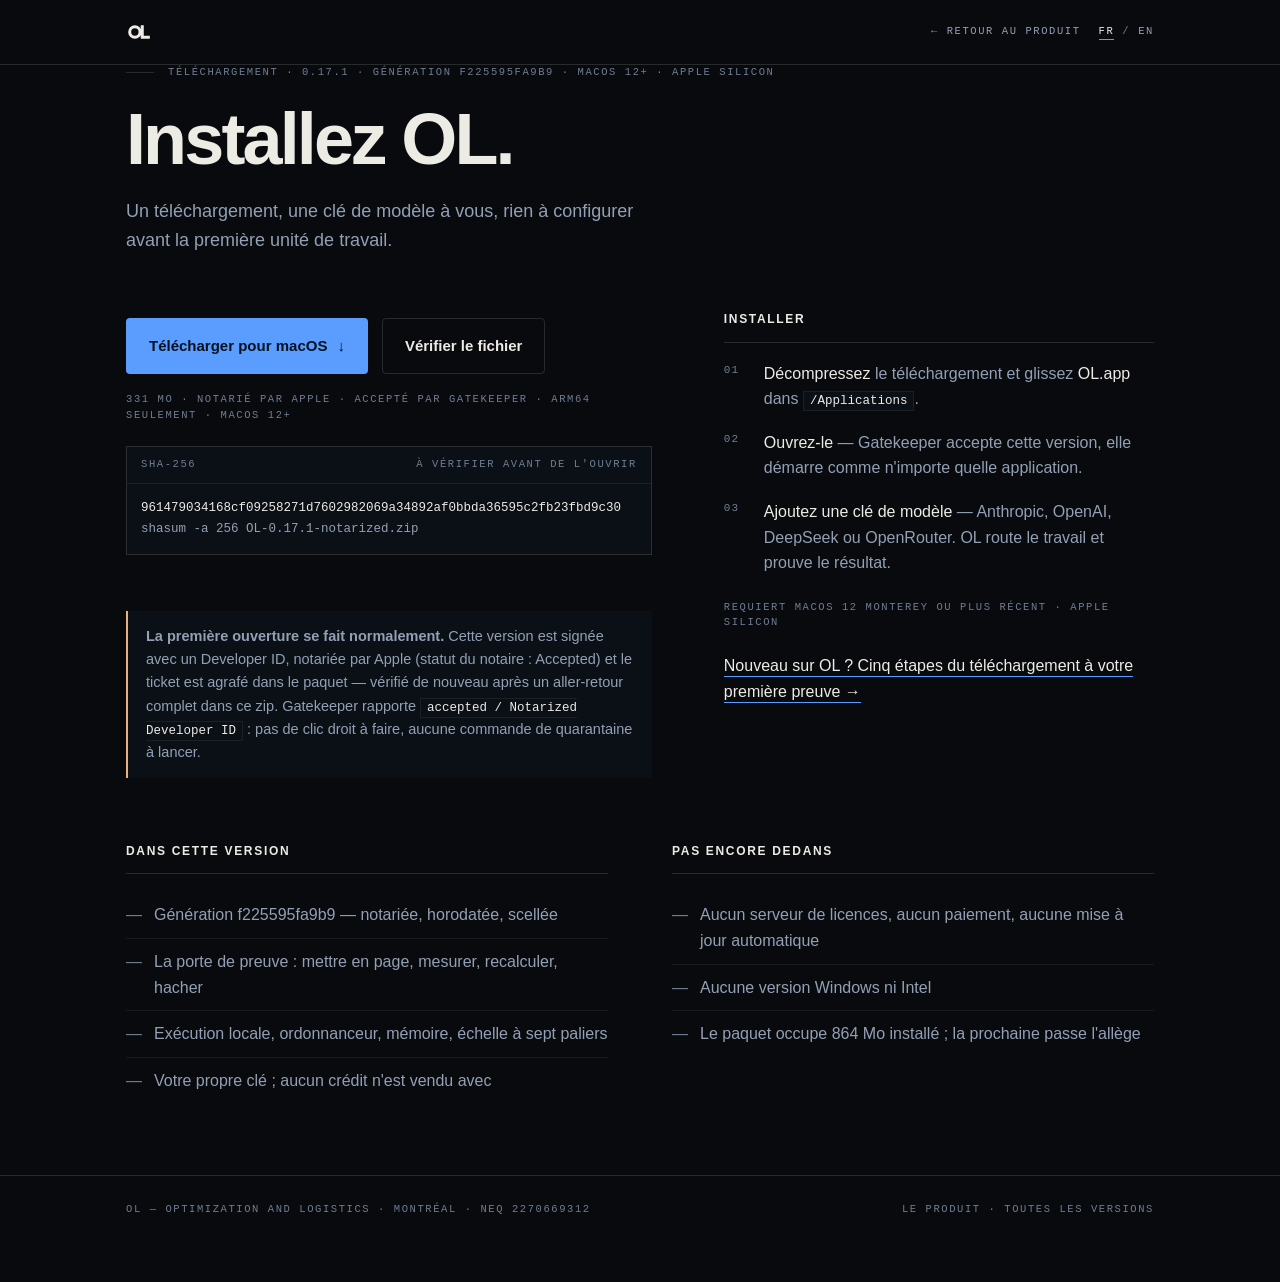
<file: download.html>
<!DOCTYPE html>
<html lang="fr-CA">
<head>
<meta charset="utf-8">
<meta name="viewport" content="width=device-width,initial-scale=1">
<title>Télécharger OL 0.17.1 — notarié, macOS Apple Silicon</title>
<meta name="description" content="Téléchargez OL 0.17.1 pour macOS. Notarié par Apple, accepté par Gatekeeper. Apple Silicon, votre propre clé de modèle. Somme de contrôle incluse.">
<link rel="canonical" href="https://olcontrol.com/download.html">
<link rel="alternate" hreflang="fr-CA" href="https://olcontrol.com/download.html">
<link rel="alternate" hreflang="en-CA" href="https://olcontrol.com/en/download.html">
<link rel="alternate" hreflang="x-default" href="https://olcontrol.com/download.html">
<meta name="ol-root" content="">
<meta property="og:type" content="website">
<meta property="og:title" content="Télécharger OL 0.17.1">
<meta property="og:description" content="Pour macOS. Signé avec un Developer ID et notarié par Apple. Somme de contrôle et premières étapes incluses.">
<meta property="og:image" content="https://olcontrol.com/og.png">
<meta property="og:locale" content="fr_CA">
<meta property="og:locale:alternate" content="en_CA">
<meta name="twitter:card" content="summary_large_image">
<link rel="icon" type="image/svg+xml" href="data:image/svg+xml,%3Csvg xmlns='http://www.w3.org/2000/svg' viewBox='0 0 120 120'%3E%3Crect width='120' height='120' rx='26' fill='%23080A0E'/%3E%3Cg fill='%23ECEBE4'%3E%3Cpath fill-rule='evenodd' d='M41 29a31 31 0 1 0 0 62a31 31 0 1 0 0-62zM41 43a17 17 0 1 1 0 34a17 17 0 1 1 0-34z'/%3E%3Cpath d='M68 29h14v48h28v14H68z'/%3E%3C/g%3E%3C/svg%3E">
<meta name="color-scheme" content="dark">
<style>
  :root{
    --bg:#080A0E; --ink:#ECEBE4; --mute:#93A0B4; --dim:#6F7E92;
    --rule:rgba(236,235,228,.14); --rule2:rgba(236,235,228,.07);
    --accent:#5B9DFF; --ok:#7FE3A9; --warn:#E8B07C;
    --mono:ui-monospace,SFMono-Regular,"SF Mono",Menlo,monospace;
    --sans:-apple-system,BlinkMacSystemFont,"SF Pro Display","Segoe UI",Helvetica,Arial,sans-serif;
  }
  *{box-sizing:border-box;margin:0;padding:0}
  html{-webkit-text-size-adjust:100%}
  body{background:var(--bg);color:var(--ink);font:16px/1.6 var(--sans);-webkit-font-smoothing:antialiased}
  a{color:inherit}
  .wrap{max-width:1080px;margin:0 auto;padding:0 26px}
  .ml{font:500 10.5px/1.5 var(--mono);letter-spacing:.15em;text-transform:uppercase;color:var(--dim)}
  header{border-bottom:1px solid var(--rule)}
  header .wrap{display:flex;align-items:center;justify-content:space-between;height:64px;gap:18px}
  .brand{display:flex;align-items:center;gap:12px;text-decoration:none}
  .brand svg{width:26px;height:26px;color:var(--ink)}
  .brand b{font-size:15px;letter-spacing:.02em;font-weight:600}
  .nav{display:flex;align-items:center;gap:18px}
  .back{color:var(--mute);text-decoration:none;border-bottom:1px solid transparent}
  .back:hover{color:var(--ink);border-bottom-color:var(--rule)}
  .lang{display:flex;align-items:center;gap:8px}
  .lang a{text-decoration:none;color:var(--mute);border-bottom:1px solid transparent}
  .lang a[aria-current=true]{color:var(--ink);border-bottom-color:var(--accent)}
  main{padding:72px 0 40px}
  .eyebrow{display:flex;gap:14px;align-items:center;flex-wrap:wrap}
  .eyebrow::before{content:"";width:28px;height:1px;background:var(--rule)}
  h1{font-size:clamp(40px,6vw,72px);line-height:1;letter-spacing:-.04em;font-weight:600;margin:22px 0 0;max-width:14ch}
  .lede{margin-top:22px;max-width:52ch;color:var(--mute);font-size:18px}
  .grid{display:grid;gap:56px;margin-top:56px;min-width:0}
  .grid>section{min-width:0}
  .codewrap{min-width:0;max-width:100%}
  @media (min-width:900px){.grid{grid-template-columns:1.1fr .9fr;gap:72px}}
  .dl{display:flex;flex-wrap:wrap;gap:14px;align-items:center;margin-top:8px}
  .btn{display:inline-flex;align-items:center;gap:10px;padding:15px 22px;border-radius:4px;text-decoration:none;
       font-weight:600;font-size:15px;border:1px solid transparent;transition:transform .12s ease, background .2s ease}
  .btn:active{transform:scale(.985)}
  .btn-p{background:var(--accent);color:#04101F}
  .btn-p:hover{background:#7DB2FF}
  .btn-g{border-color:var(--rule);color:var(--ink)}
  .btn-g:hover{border-color:rgba(236,235,228,.35)}
  .meta{margin-top:18px;color:var(--dim)}
  .codewrap{margin-top:22px;border:1px solid var(--rule);background:#0B1017}
  .codewrap .cap{display:flex;justify-content:space-between;padding:10px 14px;border-bottom:1px solid var(--rule2)}
  pre{margin:0;padding:14px;overflow-x:auto;font:400 12.5px/1.7 var(--mono);color:var(--mute)}
  pre b{color:var(--ink);font-weight:500}
  h2{font-size:12px;letter-spacing:.14em;text-transform:uppercase;color:var(--ink);font-weight:600;
     padding-bottom:12px;border-bottom:1px solid var(--rule);margin-bottom:18px}
  ol.steps{list-style:none;counter-reset:s}
  ol.steps li{counter-increment:s;padding:0 0 18px 40px;position:relative;color:var(--mute)}
  ol.steps li::before{content:counter(s,decimal-leading-zero);position:absolute;left:0;top:1px;
    font:500 11px/1.6 var(--mono);letter-spacing:.1em;color:var(--dim)}
  ol.steps b{color:var(--ink);font-weight:500}
  code{font:400 12.5px/1.6 var(--mono);background:#0B1017;border:1px solid var(--rule2);padding:2px 6px;color:var(--ink)}
  .cols{display:grid;gap:40px;margin-top:64px}
  @media (min-width:820px){.cols{grid-template-columns:1fr 1fr;gap:64px}}
  ul.plain{list-style:none}
  ul.plain li{padding:10px 0;border-bottom:1px solid var(--rule2);color:var(--mute);display:flex;gap:12px}
  ul.plain li:last-child{border-bottom:0}
  ul.plain li::before{content:"—";color:var(--dim);flex:none}
  .note{margin-top:56px;border-left:2px solid var(--warn);padding:14px 18px;background:#0B1017;color:var(--mute);font-size:14.5px}
  footer{border-top:1px solid var(--rule);margin-top:72px;padding:26px 0 64px}
  footer .wrap{display:flex;justify-content:space-between;gap:18px;flex-wrap:wrap;color:var(--dim)}
  :focus-visible{outline:2px solid var(--accent);outline-offset:3px}
</style>
<!-- ol:page-jsonld:start -->
<script type="application/ld+json">
{
  "@context": "https://schema.org",
  "@type": "WebPage",
  "@id": "https://olcontrol.com/download.html#webpage",
  "url": "https://olcontrol.com/download.html",
  "name": "Télécharger OL 0.17.1 — notarié, macOS Apple Silicon",
  "description": "Téléchargez OL 0.17.1 pour macOS. Notarié par Apple, accepté par Gatekeeper. Apple Silicon, votre propre clé de modèle. Somme de contrôle incluse.",
  "inLanguage": "fr-CA",
  "about": {
    "@id": "https://olcontrol.com/#org"
  },
  "publisher": {
    "@id": "https://olcontrol.com/#org"
  },
  "breadcrumb": {
    "@id": "https://olcontrol.com/download.html#breadcrumb"
  },
  "isPartOf": {
    "@id": "https://olcontrol.com/#site"
  }
}
</script>
<script type="application/ld+json">
{
  "@context": "https://schema.org",
  "@type": "BreadcrumbList",
  "@id": "https://olcontrol.com/download.html#breadcrumb",
  "itemListElement": [
    {
      "@type": "ListItem",
      "position": 1,
      "name": "OL",
      "item": "https://olcontrol.com/"
    },
    {
      "@type": "ListItem",
      "position": 2,
      "name": "Installez OL.",
      "item": "https://olcontrol.com/download.html"
    }
  ]
}
</script>
<!-- ol:page-jsonld:end -->
</head>
<body>

<header>
  <div class="wrap">
    <a class="brand" href="./">
      <svg viewBox="0 0 120 120" aria-hidden="true"><path fill="currentColor" fill-rule="evenodd" d="M41 29a31 31 0 1 0 0 62a31 31 0 1 0 0-62zM41 43a17 17 0 1 1 0 34a17 17 0 1 1 0-34z"/><path fill="currentColor" d="M68 29h14v48h28v14H68z"/></svg>
    </a>
    <div class="nav">
      <a class="back ml" href="./">← Retour au produit</a>
      <nav class="lang ml" aria-label="Langue">
        <a href="download.html" aria-current="true" hreflang="fr-CA">FR</a><span aria-hidden="true" style="color:var(--dim)">/</span><a href="en/download.html" hreflang="en-CA" lang="en-CA">EN</a>
      </nav>
    </div>
  </div>
</header>

<main class="wrap">
  <p class="eyebrow ml">Téléchargement · 0.17.1 · génération f225595fa9b9 · macOS 12+ · Apple silicon</p>
  <h1>Installez OL.</h1>
  <p class="lede">Un téléchargement, une clé de modèle à vous, rien à configurer avant la première unité de travail.</p>

  <div class="grid">
    <section>
      <div class="dl">
        <a class="btn btn-p" href="https://github.com/OL-Projects/ol-control/releases/latest/download/OL-0.17.1-notarized.zip" id="dl">Télécharger pour macOS <span aria-hidden="true">↓</span></a>
        <a class="btn btn-g" href="#verify">Vérifier le fichier</a>
      </div>
      <p class="meta ml" id="meta">331 Mo · notarié par Apple · accepté par Gatekeeper · arm64 seulement · macOS 12+</p>

      <div class="codewrap" id="verify">
        <div class="cap ml"><span>sha-256</span><span>à vérifier avant de l'ouvrir</span></div>
        <pre><b>961479034168cf09258271d7602982069a34892af0bbda36595c2fb23fbd9c30</b>
shasum -a 256 OL-0.17.1-notarized.zip</pre>
      </div>

      <div class="note">
        <b>La première ouverture se fait normalement.</b> Cette version est signée avec un Developer ID,
        notariée par Apple (statut du notaire : Accepted) et le ticket est agrafé dans le paquet — vérifié
        de nouveau après un aller-retour complet dans ce zip. Gatekeeper rapporte
        <code>accepted / Notarized Developer ID</code> : pas de clic droit à faire, aucune commande de
        quarantaine à lancer.
      </div>
    </section>

    <section>
      <h2>Installer</h2>
      <ol class="steps">
        <li><b>Décompressez</b> le téléchargement et glissez <b>OL.app</b> dans <code>/Applications</code>.</li>
        <li><b>Ouvrez-le</b> — Gatekeeper accepte cette version, elle démarre comme n'importe quelle application.</li>
        <li><b>Ajoutez une clé de modèle</b> — Anthropic, OpenAI, DeepSeek ou OpenRouter. OL route le travail et prouve le résultat.</li>
      </ol>
      <p class="ml" style="margin-top:6px">Requiert macOS 12 Monterey ou plus récent · Apple Silicon</p>
      <p style="margin-top:22px"><a href="start.html" style="color:var(--ink);text-decoration:none;border-bottom:1px solid var(--accent);padding-bottom:2px">Nouveau sur OL&nbsp;? Cinq étapes du téléchargement à votre première preuve →</a></p>
    </section>
  </div>

  <div class="cols">
    <section>
      <h2>Dans cette version</h2>
      <ul class="plain">
        <li>Génération f225595fa9b9 — notariée, horodatée, scellée</li>
        <li>La porte de preuve : mettre en page, mesurer, recalculer, hacher</li>
        <li>Exécution locale, ordonnanceur, mémoire, échelle à sept paliers</li>
        <li>Votre propre clé ; aucun crédit n'est vendu avec</li>
      </ul>
    </section>
    <section>
      <h2>Pas encore dedans</h2>
      <ul class="plain">
        <li>Aucun serveur de licences, aucun paiement, aucune mise à jour automatique</li>
        <li>Aucune version Windows ni Intel</li>
        <li>Le paquet occupe 864 Mo installé ; la prochaine passe l'allège</li>
      </ul>
    </section>
  </div>
</main>

<footer>
  <div class="wrap">
    <span class="ml">OL — Optimization and Logistics · Montréal · NEQ 2270669312</span>
    <span class="ml"><a href="./" style="text-decoration:none">Le produit</a> · <a href="https://github.com/OL-Projects/ol-control/releases" style="text-decoration:none">Toutes les versions</a></span>
  </div>
</footer>

</body>
</html>
</file>
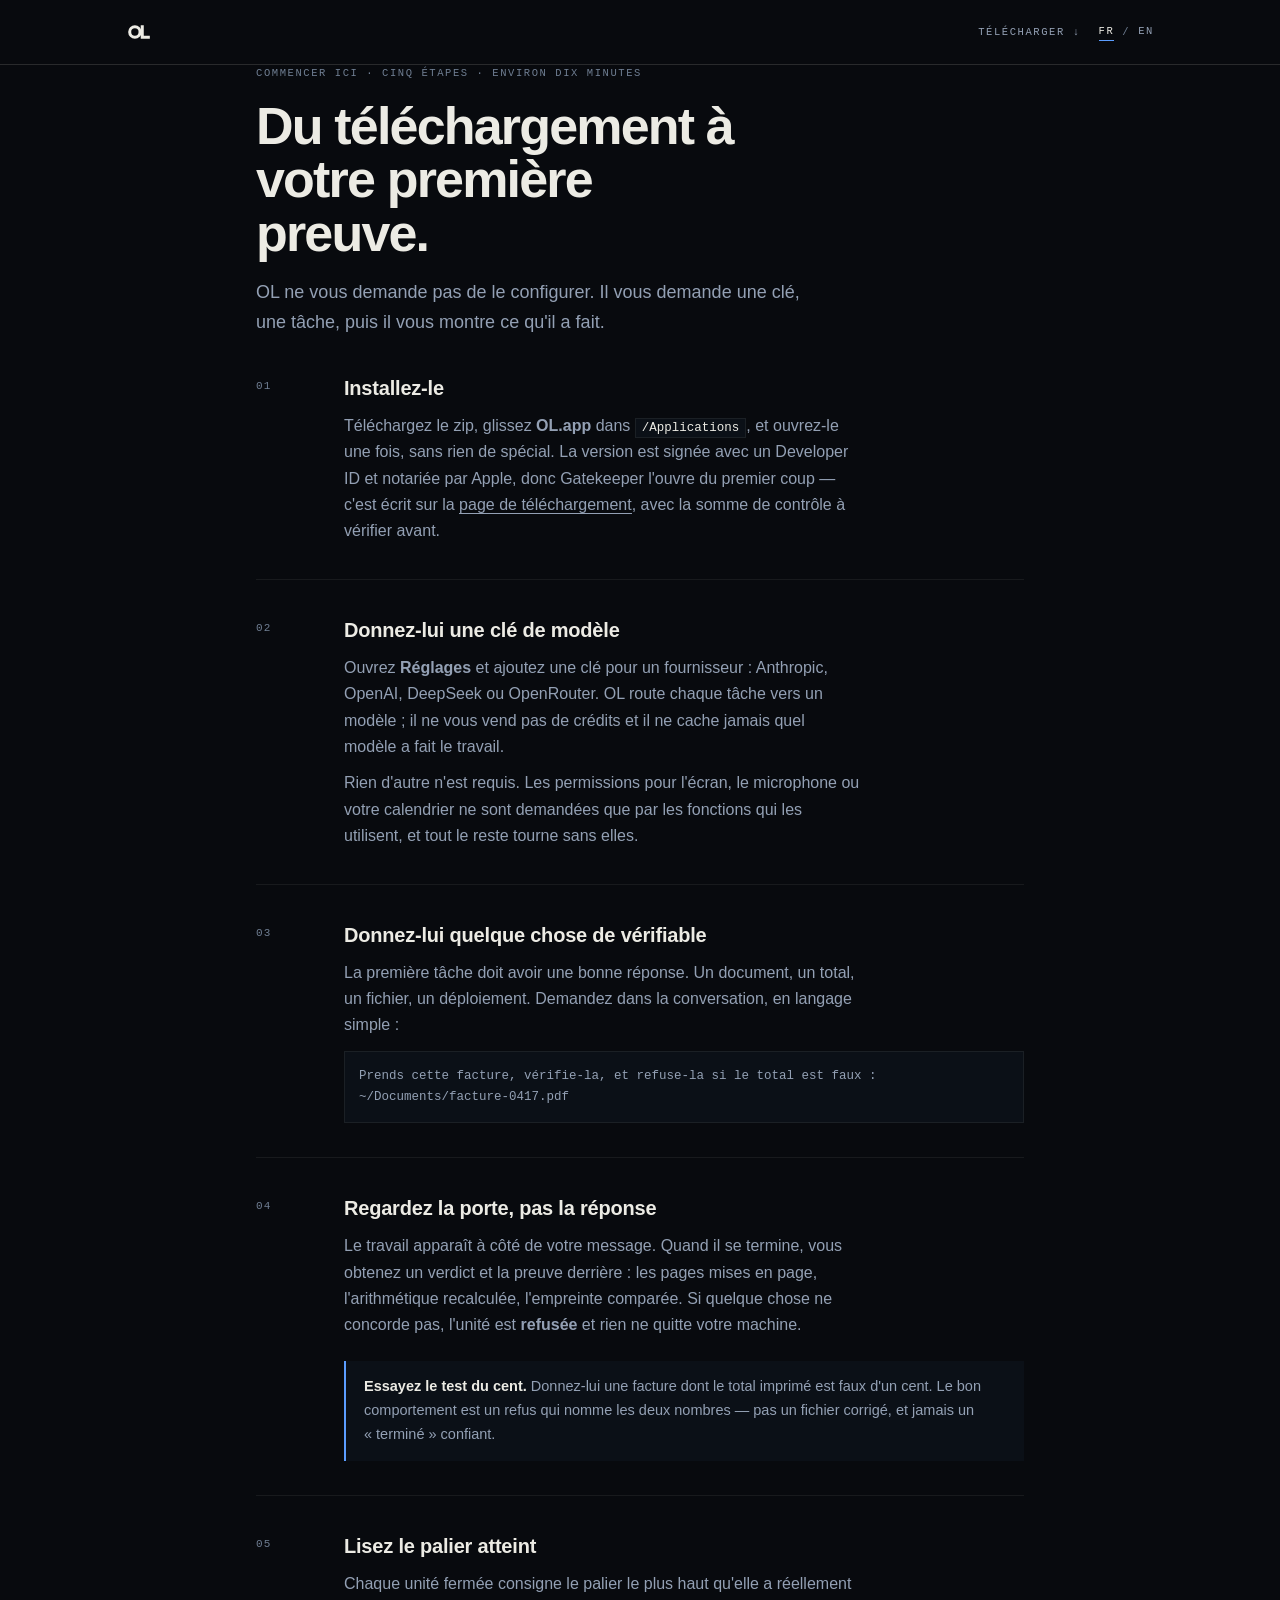
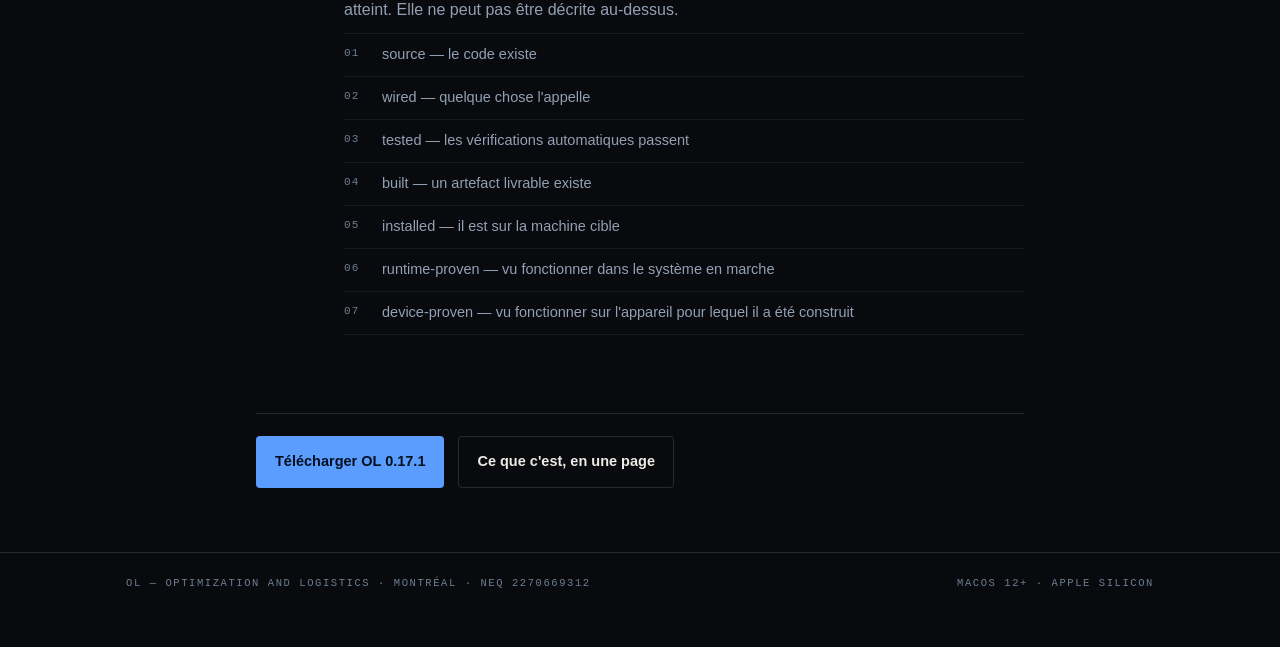
<file: start.html>
<!DOCTYPE html>
<html lang="fr-CA">
<head>
<meta charset="utf-8">
<meta name="viewport" content="width=device-width,initial-scale=1">
<title>Commencer — du téléchargement à votre première preuve | OL</title>
<meta name="description" content="Cinq étapes du téléchargement à votre première unité de travail vérifiée dans OL. Ajoutez une clé de modèle, donnez-lui une tâche, regardez la porte.">
<link rel="canonical" href="https://olcontrol.com/start.html">
<link rel="alternate" hreflang="fr-CA" href="https://olcontrol.com/start.html">
<link rel="alternate" hreflang="en-CA" href="https://olcontrol.com/en/start.html">
<link rel="alternate" hreflang="x-default" href="https://olcontrol.com/start.html">
<meta name="ol-root" content="">
<meta property="og:type" content="article">
<meta property="og:title" content="Commencer — du téléchargement à votre première preuve">
<meta property="og:image" content="https://olcontrol.com/og.png">
<meta property="og:locale" content="fr_CA">
<meta property="og:locale:alternate" content="en_CA">
<meta name="twitter:card" content="summary_large_image">
<link rel="icon" type="image/svg+xml" href="data:image/svg+xml,%3Csvg xmlns='http://www.w3.org/2000/svg' viewBox='0 0 120 120'%3E%3Crect width='120' height='120' rx='26' fill='%23080A0E'/%3E%3Cg fill='%23ECEBE4'%3E%3Cpath fill-rule='evenodd' d='M41 29a31 31 0 1 0 0 62a31 31 0 1 0 0-62zM41 43a17 17 0 1 1 0 34a17 17 0 1 1 0-34z'/%3E%3Cpath d='M68 29h14v48h28v14H68z'/%3E%3C/g%3E%3C/svg%3E">
<meta name="color-scheme" content="dark">
<style>
  :root{--bg:#080A0E;--ink:#ECEBE4;--mute:#93A0B4;--dim:#6F7E92;--rule:rgba(236,235,228,.14);
        --rule2:rgba(236,235,228,.07);--accent:#5B9DFF;--ok:#7FE3A9;
        --mono:ui-monospace,SFMono-Regular,"SF Mono",Menlo,monospace;
        --sans:-apple-system,BlinkMacSystemFont,"SF Pro Display","Segoe UI",Helvetica,Arial,sans-serif}
  *{box-sizing:border-box;margin:0;padding:0}
  body{background:var(--bg);color:var(--ink);font:16px/1.65 var(--sans);-webkit-font-smoothing:antialiased}
  a{color:inherit}
  .wrap{max-width:820px;margin:0 auto;padding:0 26px}
  .ml{font:500 10.5px/1.6 var(--mono);letter-spacing:.15em;text-transform:uppercase;color:var(--dim)}
  header{border-bottom:1px solid var(--rule)}
  header .wrap{max-width:1080px;display:flex;align-items:center;justify-content:space-between;height:64px;gap:18px}
  .brand{display:flex;align-items:center;text-decoration:none}
  .brand svg{width:26px;height:26px;color:var(--ink)}
  .nav{display:flex;align-items:center;gap:18px}
  .back{color:var(--mute);text-decoration:none}.back:hover{color:var(--ink)}
  .lang{display:flex;align-items:center;gap:8px}
  .lang a{text-decoration:none;color:var(--mute);border-bottom:1px solid transparent}
  .lang a[aria-current=true]{color:var(--ink);border-bottom-color:var(--accent)}
  main{padding:64px 0 30px}
  h1{font-size:clamp(34px,4.4vw,52px);line-height:1.03;letter-spacing:-.035em;font-weight:600;margin:18px 0 0;max-width:18ch}
  .lede{margin-top:18px;color:var(--mute);font-size:18px;max-width:56ch}
  .step{display:grid;grid-template-columns:64px 1fr;gap:24px;padding:34px 0;border-bottom:1px solid var(--rule2)}
  .step:last-of-type{border-bottom:0}
  .step>div{min-width:0}
  .step .n{font:500 11px/1.6 var(--mono);letter-spacing:.1em;color:var(--dim);padding-top:6px}
  .step h2{font-size:20px;font-weight:600;letter-spacing:-.01em;margin-bottom:8px}
  .step p{color:var(--mute);max-width:58ch}
  .step p+p{margin-top:10px}
  code{font:400 12.5px/1.6 var(--mono);background:#0B1017;border:1px solid var(--rule2);padding:2px 6px;color:var(--ink)}
  pre{background:#0B1017;border:1px solid var(--rule2);padding:14px;overflow-x:auto;max-width:100%;font:400 12.5px/1.7 var(--mono);color:var(--mute);margin-top:12px}
  .callout{margin-top:22px;border-left:2px solid var(--accent);padding:14px 18px;background:#0B1017;color:var(--mute);font-size:14.5px}
  .callout b{color:var(--ink)}
  .tiers{margin-top:10px;display:grid;gap:0;border-top:1px solid var(--rule2)}
  .tiers div{display:flex;gap:16px;padding:9px 0;border-bottom:1px solid var(--rule2);color:var(--mute);font-size:14.5px}
  .tiers b{font:500 11px/1.9 var(--mono);letter-spacing:.1em;color:var(--dim);flex:none;width:22px}
  .end{margin-top:44px;padding-top:22px;border-top:1px solid var(--rule);display:flex;gap:14px;flex-wrap:wrap}
  .btn{display:inline-flex;align-items:center;gap:9px;padding:13px 18px;border-radius:4px;text-decoration:none;font-weight:600;font-size:14.5px;border:1px solid transparent}
  .btn-p{background:var(--accent);color:#04101F}.btn-p:hover{background:#7DB2FF}
  .btn-g{border-color:var(--rule)}.btn-g:hover{border-color:rgba(236,235,228,.35)}
  footer{border-top:1px solid var(--rule);margin-top:64px;padding:22px 0 56px}
  footer .wrap{max-width:1080px;display:flex;justify-content:space-between;gap:16px;flex-wrap:wrap}
  :focus-visible{outline:2px solid var(--accent);outline-offset:3px}
</style>
<!-- ol:page-jsonld:start -->
<script type="application/ld+json">
{
  "@context": "https://schema.org",
  "@type": "WebPage",
  "@id": "https://olcontrol.com/start.html#webpage",
  "url": "https://olcontrol.com/start.html",
  "name": "Commencer — du téléchargement à votre première preuve | OL",
  "description": "Cinq étapes du téléchargement à votre première unité de travail vérifiée dans OL. Ajoutez une clé de modèle, donnez-lui une tâche, regardez la porte.",
  "inLanguage": "fr-CA",
  "about": {
    "@id": "https://olcontrol.com/#org"
  },
  "publisher": {
    "@id": "https://olcontrol.com/#org"
  },
  "breadcrumb": {
    "@id": "https://olcontrol.com/start.html#breadcrumb"
  },
  "isPartOf": {
    "@id": "https://olcontrol.com/#site"
  }
}
</script>
<script type="application/ld+json">
{
  "@context": "https://schema.org",
  "@type": "BreadcrumbList",
  "@id": "https://olcontrol.com/start.html#breadcrumb",
  "itemListElement": [
    {
      "@type": "ListItem",
      "position": 1,
      "name": "OL",
      "item": "https://olcontrol.com/"
    },
    {
      "@type": "ListItem",
      "position": 2,
      "name": "Du téléchargement à votre première preuve.",
      "item": "https://olcontrol.com/start.html"
    }
  ]
}
</script>
<!-- ol:page-jsonld:end -->
</head>
<body>
<header><div class="wrap">
  <a class="brand" href="./" aria-label="OL — retour au produit"><svg viewBox="0 0 120 120" aria-hidden="true"><path fill="currentColor" fill-rule="evenodd" d="M41 29a31 31 0 1 0 0 62a31 31 0 1 0 0-62zM41 43a17 17 0 1 1 0 34a17 17 0 1 1 0-34z"/><path fill="currentColor" d="M68 29h14v48h28v14H68z"/></svg></a>
  <div class="nav">
    <a class="back ml" href="download.html">Télécharger ↓</a>
    <nav class="lang ml" aria-label="Langue">
      <a href="start.html" aria-current="true" hreflang="fr-CA">FR</a><span aria-hidden="true" style="color:var(--dim)">/</span><a href="en/start.html" hreflang="en-CA" lang="en-CA">EN</a>
    </nav>
  </div>
</div></header>

<main class="wrap">
  <p class="ml">Commencer ici · cinq étapes · environ dix minutes</p>
  <h1>Du téléchargement à votre première preuve.</h1>
  <p class="lede">OL ne vous demande pas de le configurer. Il vous demande une clé, une tâche, puis il vous montre ce qu'il a fait.</p>

  <section class="step">
    <div class="n">01</div>
    <div>
      <h2>Installez-le</h2>
      <p>Téléchargez le zip, glissez <b>OL.app</b> dans <code>/Applications</code>, et ouvrez-le une fois, sans rien de spécial. La version est signée avec un Developer ID et notariée par Apple, donc Gatekeeper l'ouvre du premier coup — c'est écrit sur la <a href="download.html" style="border-bottom:1px solid currentColor;text-decoration:none">page de téléchargement</a>, avec la somme de contrôle à vérifier avant.</p>
    </div>
  </section>

  <section class="step">
    <div class="n">02</div>
    <div>
      <h2>Donnez-lui une clé de modèle</h2>
      <p>Ouvrez <b>Réglages</b> et ajoutez une clé pour un fournisseur : Anthropic, OpenAI, DeepSeek ou OpenRouter. OL route chaque tâche vers un modèle ; il ne vous vend pas de crédits et il ne cache jamais quel modèle a fait le travail.</p>
      <p>Rien d'autre n'est requis. Les permissions pour l'écran, le microphone ou votre calendrier ne sont demandées que par les fonctions qui les utilisent, et tout le reste tourne sans elles.</p>
    </div>
  </section>

  <section class="step">
    <div class="n">03</div>
    <div>
      <h2>Donnez-lui quelque chose de vérifiable</h2>
      <p>La première tâche doit avoir une bonne réponse. Un document, un total, un fichier, un déploiement. Demandez dans la conversation, en langage simple :</p>
      <pre>Prends cette facture, vérifie-la, et refuse-la si le total est faux :
~/Documents/facture-0417.pdf</pre>
    </div>
  </section>

  <section class="step">
    <div class="n">04</div>
    <div>
      <h2>Regardez la porte, pas la réponse</h2>
      <p>Le travail apparaît à côté de votre message. Quand il se termine, vous obtenez un verdict et la preuve derrière : les pages mises en page, l'arithmétique recalculée, l'empreinte comparée. Si quelque chose ne concorde pas, l'unité est <b>refusée</b> et rien ne quitte votre machine.</p>
      <div class="callout"><b>Essayez le test du cent.</b> Donnez-lui une facture dont le total imprimé est faux d'un cent. Le bon comportement est un refus qui nomme les deux nombres — pas un fichier corrigé, et jamais un «&nbsp;terminé&nbsp;» confiant.</div>
    </div>
  </section>

  <section class="step">
    <div class="n">05</div>
    <div>
      <h2>Lisez le palier atteint</h2>
      <p>Chaque unité fermée consigne le palier le plus haut qu'elle a réellement atteint. Elle ne peut pas être décrite au-dessus.</p>
      <div class="tiers">
        <div><b>01</b><span>source — le code existe</span></div>
        <div><b>02</b><span>wired — quelque chose l'appelle</span></div>
        <div><b>03</b><span>tested — les vérifications automatiques passent</span></div>
        <div><b>04</b><span>built — un artefact livrable existe</span></div>
        <div><b>05</b><span>installed — il est sur la machine cible</span></div>
        <div><b>06</b><span>runtime-proven — vu fonctionner dans le système en marche</span></div>
        <div><b>07</b><span>device-proven — vu fonctionner sur l'appareil pour lequel il a été construit</span></div>
      </div>
    </div>
  </section>

  <div class="end">
    <a class="btn btn-p" href="download.html">Télécharger OL 0.17.1</a>
    <a class="btn btn-g" href="./">Ce que c'est, en une page</a>
  </div>
</main>

<footer><div class="wrap">
  <span class="ml">OL — Optimization and Logistics · Montréal · NEQ 2270669312</span>
  <span class="ml">macOS 12+ · Apple silicon</span>
</div></footer>
</body>
</html>
</file>
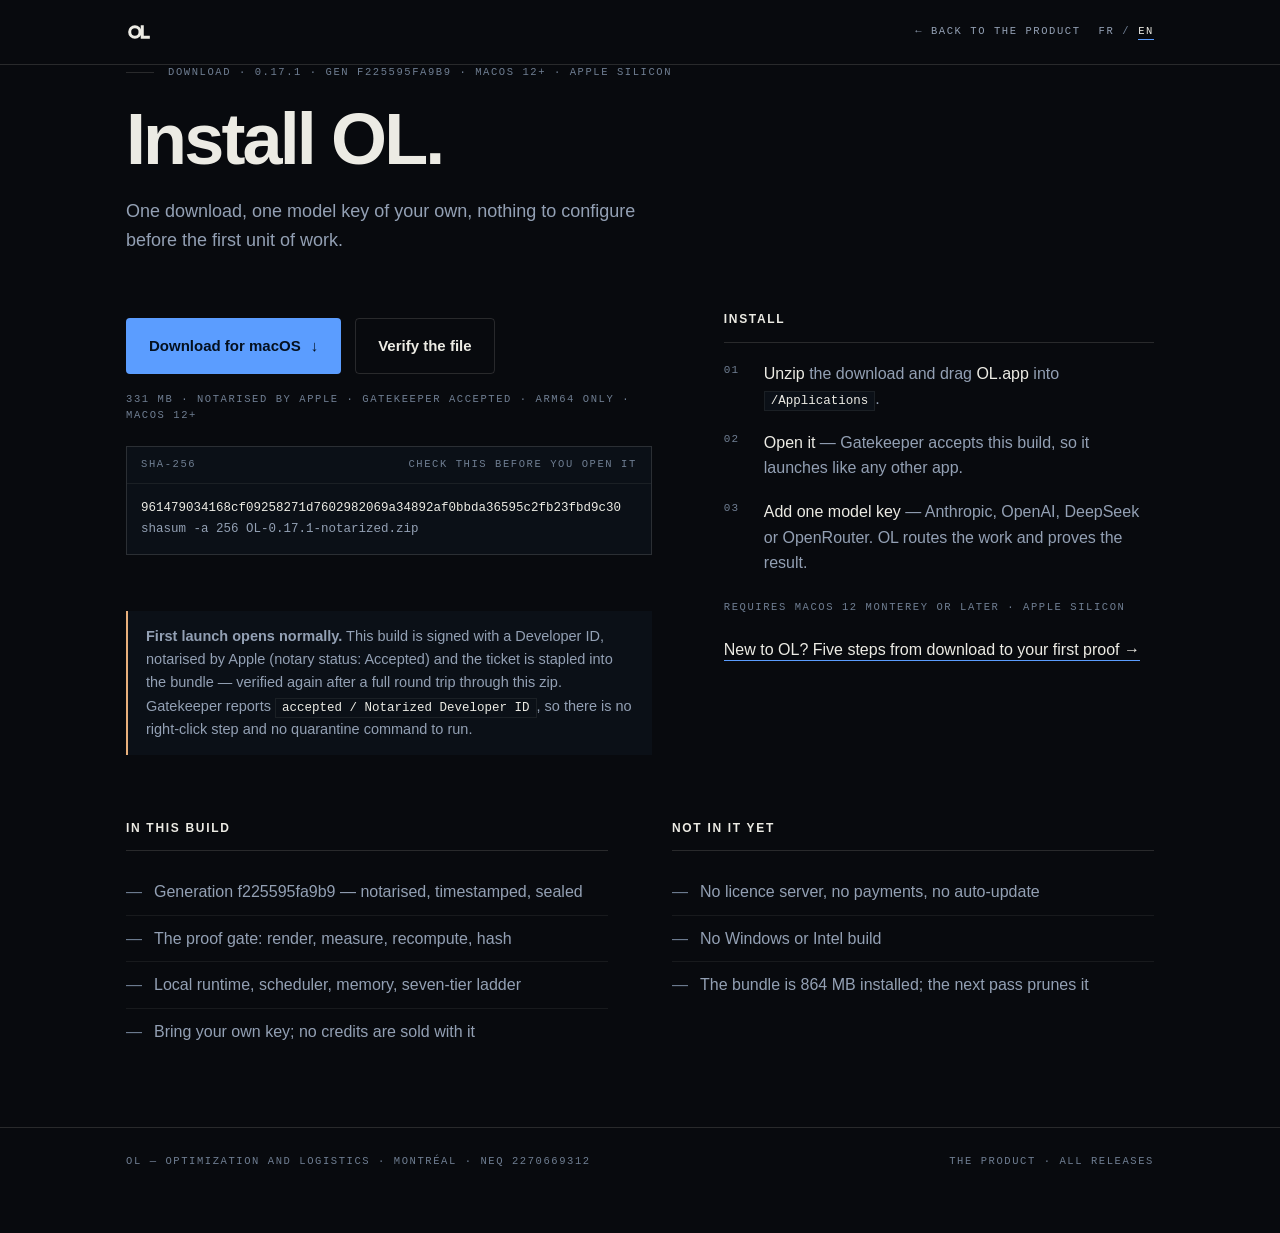
<file: en/download.html>
<!DOCTYPE html>
<html lang="en-CA">
<head>
<meta charset="utf-8">
<meta name="viewport" content="width=device-width,initial-scale=1">
<title>Download OL 0.17.1 — notarised, macOS Apple Silicon</title>
<meta name="description" content="Download OL 0.17.1 for macOS. Notarised by Apple, Gatekeeper accepted. Apple Silicon, bring your own model key. Checksum and first-launch steps included.">
<link rel="canonical" href="https://olcontrol.com/en/download.html">
<link rel="alternate" hreflang="fr-CA" href="https://olcontrol.com/download.html">
<link rel="alternate" hreflang="en-CA" href="https://olcontrol.com/en/download.html">
<link rel="alternate" hreflang="x-default" href="https://olcontrol.com/download.html">
<meta name="ol-root" content="../">
<meta property="og:type" content="website">
<meta property="og:title" content="Download OL 0.17.1">
<meta property="og:description" content="For macOS. Signed with a Developer ID and notarised by Apple. Checksum and first-launch steps included.">
<meta property="og:image" content="https://olcontrol.com/og.png">
<meta property="og:locale" content="en_CA">
<meta property="og:locale:alternate" content="fr_CA">
<meta name="twitter:card" content="summary_large_image">
<link rel="icon" type="image/svg+xml" href="data:image/svg+xml,%3Csvg xmlns='http://www.w3.org/2000/svg' viewBox='0 0 120 120'%3E%3Crect width='120' height='120' rx='26' fill='%23080A0E'/%3E%3Cg fill='%23ECEBE4'%3E%3Cpath fill-rule='evenodd' d='M41 29a31 31 0 1 0 0 62a31 31 0 1 0 0-62zM41 43a17 17 0 1 1 0 34a17 17 0 1 1 0-34z'/%3E%3Cpath d='M68 29h14v48h28v14H68z'/%3E%3C/g%3E%3C/svg%3E">
<meta name="color-scheme" content="dark">
<style>
  :root{
    --bg:#080A0E; --ink:#ECEBE4; --mute:#93A0B4; --dim:#6F7E92;
    --rule:rgba(236,235,228,.14); --rule2:rgba(236,235,228,.07);
    --accent:#5B9DFF; --ok:#7FE3A9; --warn:#E8B07C;
    --mono:ui-monospace,SFMono-Regular,"SF Mono",Menlo,monospace;
    --sans:-apple-system,BlinkMacSystemFont,"SF Pro Display","Segoe UI",Helvetica,Arial,sans-serif;
  }
  *{box-sizing:border-box;margin:0;padding:0}
  html{-webkit-text-size-adjust:100%}
  body{background:var(--bg);color:var(--ink);font:16px/1.6 var(--sans);-webkit-font-smoothing:antialiased}
  a{color:inherit}
  .wrap{max-width:1080px;margin:0 auto;padding:0 26px}
  .ml{font:500 10.5px/1.5 var(--mono);letter-spacing:.15em;text-transform:uppercase;color:var(--dim)}
  header{border-bottom:1px solid var(--rule)}
  header .wrap{display:flex;align-items:center;justify-content:space-between;height:64px;gap:18px}
  .brand{display:flex;align-items:center;gap:12px;text-decoration:none}
  .brand svg{width:26px;height:26px;color:var(--ink)}
  .brand b{font-size:15px;letter-spacing:.02em;font-weight:600}
  .nav{display:flex;align-items:center;gap:18px}
  .back{color:var(--mute);text-decoration:none;border-bottom:1px solid transparent}
  .back:hover{color:var(--ink);border-bottom-color:var(--rule)}
  .lang{display:flex;align-items:center;gap:8px}
  .lang a{text-decoration:none;color:var(--mute);border-bottom:1px solid transparent}
  .lang a[aria-current=true]{color:var(--ink);border-bottom-color:var(--accent)}
  main{padding:72px 0 40px}
  .eyebrow{display:flex;gap:14px;align-items:center;flex-wrap:wrap}
  .eyebrow::before{content:"";width:28px;height:1px;background:var(--rule)}
  h1{font-size:clamp(40px,6vw,72px);line-height:1;letter-spacing:-.04em;font-weight:600;margin:22px 0 0;max-width:14ch}
  .lede{margin-top:22px;max-width:52ch;color:var(--mute);font-size:18px}
  .grid{display:grid;gap:56px;margin-top:56px;min-width:0}
  .grid>section{min-width:0}
  .codewrap{min-width:0;max-width:100%}
  @media (min-width:900px){.grid{grid-template-columns:1.1fr .9fr;gap:72px}}
  .dl{display:flex;flex-wrap:wrap;gap:14px;align-items:center;margin-top:8px}
  .btn{display:inline-flex;align-items:center;gap:10px;padding:15px 22px;border-radius:4px;text-decoration:none;
       font-weight:600;font-size:15px;border:1px solid transparent;transition:transform .12s ease, background .2s ease}
  .btn:active{transform:scale(.985)}
  .btn-p{background:var(--accent);color:#04101F}
  .btn-p:hover{background:#7DB2FF}
  .btn-g{border-color:var(--rule);color:var(--ink)}
  .btn-g:hover{border-color:rgba(236,235,228,.35)}
  .meta{margin-top:18px;color:var(--dim)}
  .codewrap{margin-top:22px;border:1px solid var(--rule);background:#0B1017}
  .codewrap .cap{display:flex;justify-content:space-between;padding:10px 14px;border-bottom:1px solid var(--rule2)}
  pre{margin:0;padding:14px;overflow-x:auto;font:400 12.5px/1.7 var(--mono);color:var(--mute)}
  pre b{color:var(--ink);font-weight:500}
  h2{font-size:12px;letter-spacing:.14em;text-transform:uppercase;color:var(--ink);font-weight:600;
     padding-bottom:12px;border-bottom:1px solid var(--rule);margin-bottom:18px}
  ol.steps{list-style:none;counter-reset:s}
  ol.steps li{counter-increment:s;padding:0 0 18px 40px;position:relative;color:var(--mute)}
  ol.steps li::before{content:counter(s,decimal-leading-zero);position:absolute;left:0;top:1px;
    font:500 11px/1.6 var(--mono);letter-spacing:.1em;color:var(--dim)}
  ol.steps b{color:var(--ink);font-weight:500}
  code{font:400 12.5px/1.6 var(--mono);background:#0B1017;border:1px solid var(--rule2);padding:2px 6px;color:var(--ink)}
  .cols{display:grid;gap:40px;margin-top:64px}
  @media (min-width:820px){.cols{grid-template-columns:1fr 1fr;gap:64px}}
  ul.plain{list-style:none}
  ul.plain li{padding:10px 0;border-bottom:1px solid var(--rule2);color:var(--mute);display:flex;gap:12px}
  ul.plain li:last-child{border-bottom:0}
  ul.plain li::before{content:"—";color:var(--dim);flex:none}
  .note{margin-top:56px;border-left:2px solid var(--warn);padding:14px 18px;background:#0B1017;color:var(--mute);font-size:14.5px}
  footer{border-top:1px solid var(--rule);margin-top:72px;padding:26px 0 64px}
  footer .wrap{display:flex;justify-content:space-between;gap:18px;flex-wrap:wrap;color:var(--dim)}
  :focus-visible{outline:2px solid var(--accent);outline-offset:3px}
</style>
<!-- ol:page-jsonld:start -->
<script type="application/ld+json">
{
  "@context": "https://schema.org",
  "@type": "WebPage",
  "@id": "https://olcontrol.com/en/download.html#webpage",
  "url": "https://olcontrol.com/en/download.html",
  "name": "Download OL 0.17.1 — notarised, macOS Apple Silicon",
  "description": "Download OL 0.17.1 for macOS. Notarised by Apple, Gatekeeper accepted. Apple Silicon, bring your own model key. Checksum and first-launch steps included.",
  "inLanguage": "en-CA",
  "about": {
    "@id": "https://olcontrol.com/#org"
  },
  "publisher": {
    "@id": "https://olcontrol.com/#org"
  },
  "breadcrumb": {
    "@id": "https://olcontrol.com/en/download.html#breadcrumb"
  },
  "isPartOf": {
    "@id": "https://olcontrol.com/#site"
  }
}
</script>
<script type="application/ld+json">
{
  "@context": "https://schema.org",
  "@type": "BreadcrumbList",
  "@id": "https://olcontrol.com/en/download.html#breadcrumb",
  "itemListElement": [
    {
      "@type": "ListItem",
      "position": 1,
      "name": "OL",
      "item": "https://olcontrol.com/en/"
    },
    {
      "@type": "ListItem",
      "position": 2,
      "name": "Install OL.",
      "item": "https://olcontrol.com/en/download.html"
    }
  ]
}
</script>
<!-- ol:page-jsonld:end -->
</head>
<body>

<header>
  <div class="wrap">
    <a class="brand" href="../">
      <svg viewBox="0 0 120 120" aria-hidden="true"><path fill="currentColor" fill-rule="evenodd" d="M41 29a31 31 0 1 0 0 62a31 31 0 1 0 0-62zM41 43a17 17 0 1 1 0 34a17 17 0 1 1 0-34z"/><path fill="currentColor" d="M68 29h14v48h28v14H68z"/></svg>
    </a>
    <div class="nav">
      <a class="back ml" href="../">← Back to the product</a>
      <nav class="lang ml" aria-label="Language">
        <a href="../download.html" hreflang="fr-CA" lang="fr-CA">FR</a><span aria-hidden="true" style="color:var(--dim)">/</span><a href="download.html" aria-current="true" hreflang="en-CA">EN</a>
      </nav>
    </div>
  </div>
</header>

<main class="wrap">
  <p class="eyebrow ml">Download · 0.17.1 · gen f225595fa9b9 · macOS 12+ · Apple silicon</p>
  <h1>Install OL.</h1>
  <p class="lede">One download, one model key of your own, nothing to configure before the first unit of work.</p>

  <div class="grid">
    <section>
      <div class="dl">
        <a class="btn btn-p" href="https://github.com/OL-Projects/ol-control/releases/latest/download/OL-0.17.1-notarized.zip" id="dl">Download for macOS <span aria-hidden="true">↓</span></a>
        <a class="btn btn-g" href="#verify">Verify the file</a>
      </div>
      <p class="meta ml" id="meta">331 MB · notarised by Apple · Gatekeeper accepted · arm64 only · macOS 12+</p>

      <div class="codewrap" id="verify">
        <div class="cap ml"><span>sha-256</span><span>check this before you open it</span></div>
        <pre><b>961479034168cf09258271d7602982069a34892af0bbda36595c2fb23fbd9c30</b>
shasum -a 256 OL-0.17.1-notarized.zip</pre>
      </div>

      <div class="note">
        <b>First launch opens normally.</b> This build is signed with a Developer ID, notarised by Apple
        (notary status: Accepted) and the ticket is stapled into the bundle — verified again after a full
        round trip through this zip. Gatekeeper reports <code>accepted / Notarized Developer ID</code>,
        so there is no right-click step and no quarantine command to run.
      </div>
    </section>

    <section>
      <h2>Install</h2>
      <ol class="steps">
        <li><b>Unzip</b> the download and drag <b>OL.app</b> into <code>/Applications</code>.</li>
        <li><b>Open it</b> — Gatekeeper accepts this build, so it launches like any other app.</li>
        <li><b>Add one model key</b> — Anthropic, OpenAI, DeepSeek or OpenRouter. OL routes the work and proves the result.</li>
      </ol>
      <p class="ml" style="margin-top:6px">Requires macOS 12 Monterey or later · Apple Silicon</p>
      <p style="margin-top:22px"><a href="start.html" style="color:var(--ink);text-decoration:none;border-bottom:1px solid var(--accent);padding-bottom:2px">New to OL? Five steps from download to your first proof →</a></p>
    </section>
  </div>

  <div class="cols">
    <section>
      <h2>In this build</h2>
      <ul class="plain">
        <li>Generation f225595fa9b9 — notarised, timestamped, sealed</li>
        <li>The proof gate: render, measure, recompute, hash</li>
        <li>Local runtime, scheduler, memory, seven-tier ladder</li>
        <li>Bring your own key; no credits are sold with it</li>
      </ul>
    </section>
    <section>
      <h2>Not in it yet</h2>
      <ul class="plain">
        <li>No licence server, no payments, no auto-update</li>
        <li>No Windows or Intel build</li>
        <li>The bundle is 864 MB installed; the next pass prunes it</li>
      </ul>
    </section>
  </div>
</main>

<footer>
  <div class="wrap">
    <span class="ml">OL — Optimization and Logistics · Montréal · NEQ 2270669312</span>
    <span class="ml"><a href="../" style="text-decoration:none">The product</a> · <a href="https://github.com/OL-Projects/ol-control/releases" style="text-decoration:none">All releases</a></span>
  </div>
</footer>

</body>
</html>
</file>
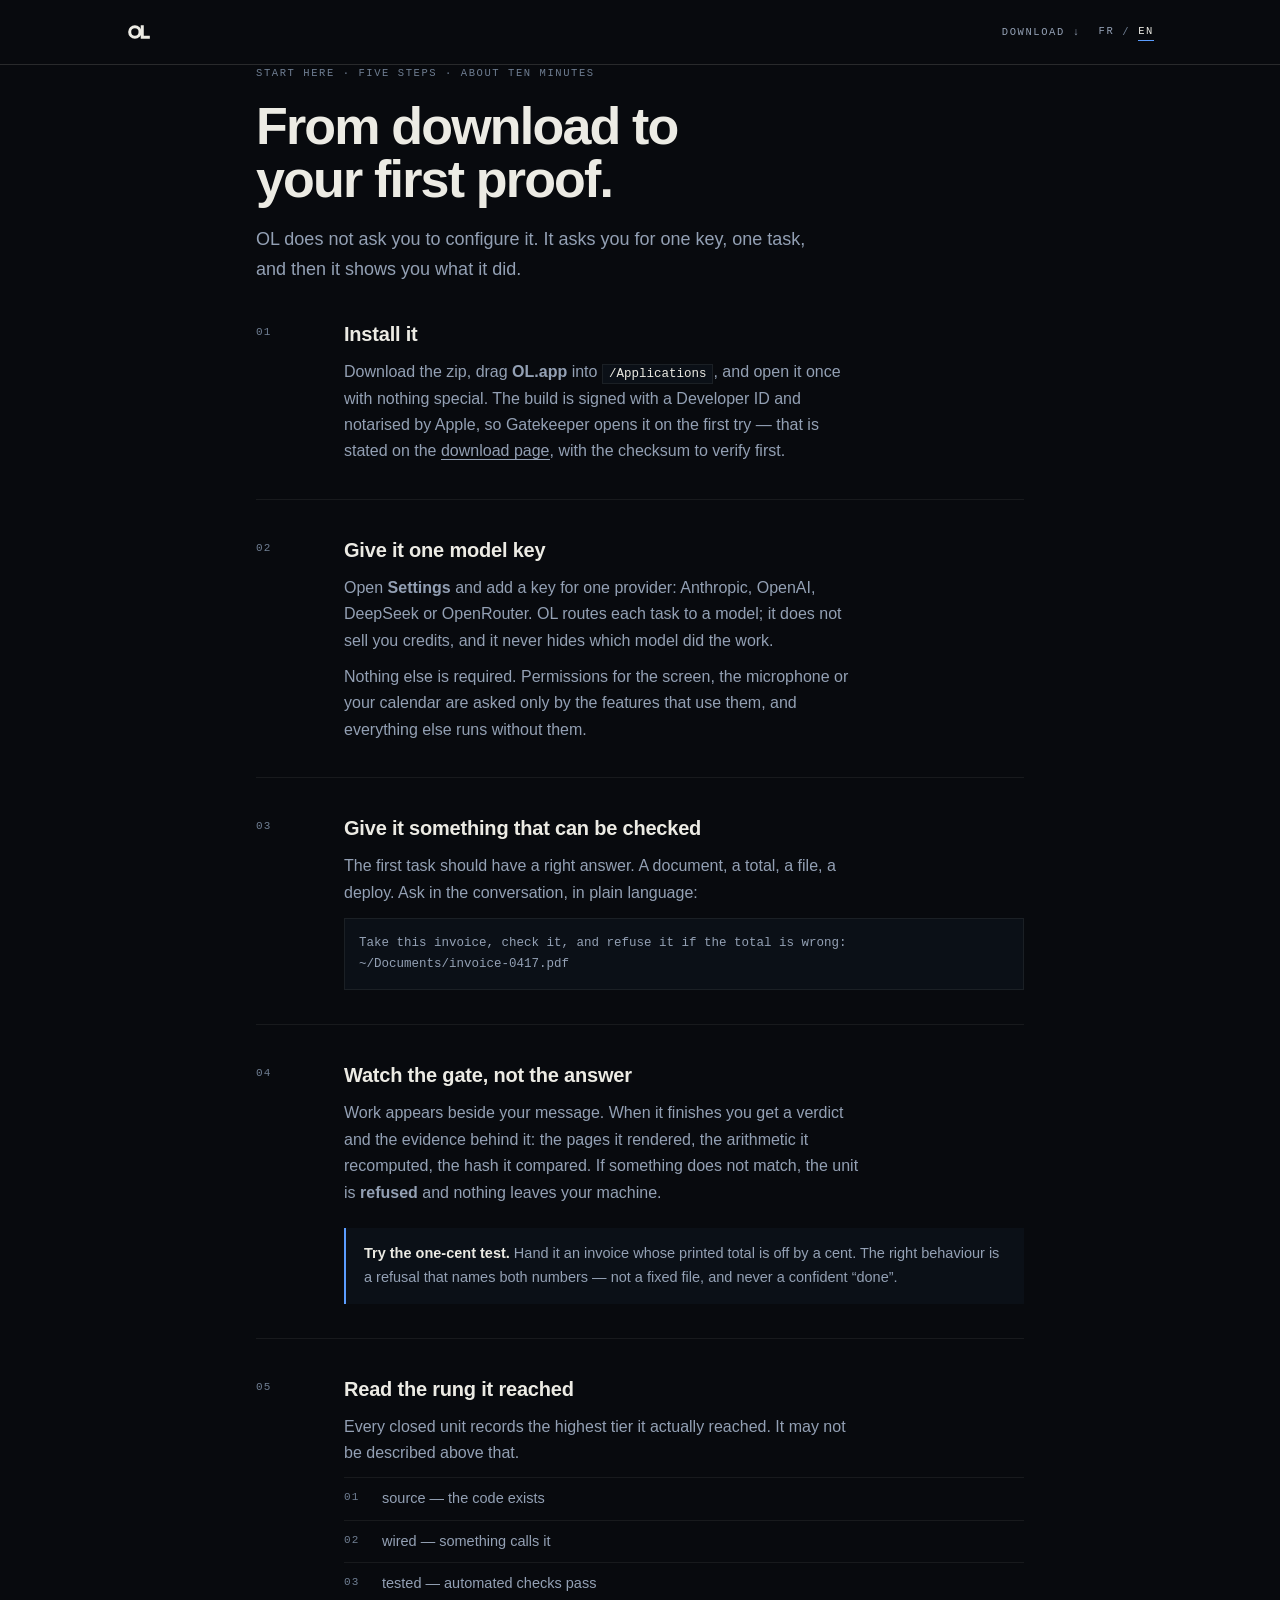
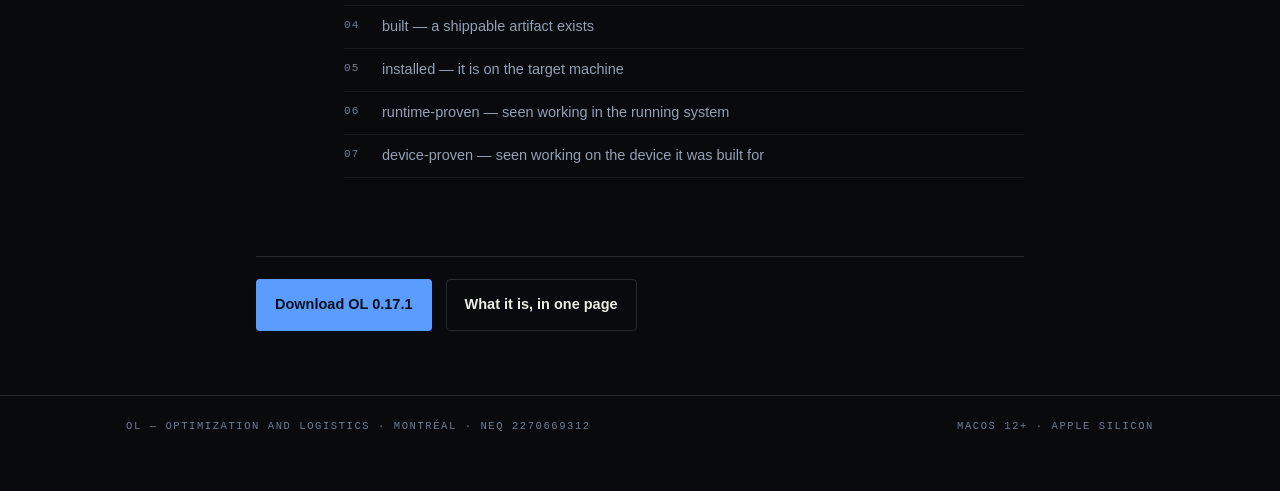
<file: en/start.html>
<!DOCTYPE html>
<html lang="en-CA">
<head>
<meta charset="utf-8">
<meta name="viewport" content="width=device-width,initial-scale=1">
<title>Start — from download to your first proof | OL</title>
<meta name="description" content="Five steps from the download to your first verified unit of work in OL. Add one model key, give it a task, watch the gate.">
<link rel="canonical" href="https://olcontrol.com/en/start.html">
<link rel="alternate" hreflang="fr-CA" href="https://olcontrol.com/start.html">
<link rel="alternate" hreflang="en-CA" href="https://olcontrol.com/en/start.html">
<link rel="alternate" hreflang="x-default" href="https://olcontrol.com/start.html">
<meta name="ol-root" content="../">
<meta property="og:type" content="article">
<meta property="og:title" content="Start — from download to your first proof">
<meta property="og:image" content="https://olcontrol.com/og.png">
<meta property="og:locale" content="en_CA">
<meta property="og:locale:alternate" content="fr_CA">
<meta name="twitter:card" content="summary_large_image">
<link rel="icon" type="image/svg+xml" href="data:image/svg+xml,%3Csvg xmlns='http://www.w3.org/2000/svg' viewBox='0 0 120 120'%3E%3Crect width='120' height='120' rx='26' fill='%23080A0E'/%3E%3Cg fill='%23ECEBE4'%3E%3Cpath fill-rule='evenodd' d='M41 29a31 31 0 1 0 0 62a31 31 0 1 0 0-62zM41 43a17 17 0 1 1 0 34a17 17 0 1 1 0-34z'/%3E%3Cpath d='M68 29h14v48h28v14H68z'/%3E%3C/g%3E%3C/svg%3E">
<meta name="color-scheme" content="dark">
<style>
  :root{--bg:#080A0E;--ink:#ECEBE4;--mute:#93A0B4;--dim:#6F7E92;--rule:rgba(236,235,228,.14);
        --rule2:rgba(236,235,228,.07);--accent:#5B9DFF;--ok:#7FE3A9;
        --mono:ui-monospace,SFMono-Regular,"SF Mono",Menlo,monospace;
        --sans:-apple-system,BlinkMacSystemFont,"SF Pro Display","Segoe UI",Helvetica,Arial,sans-serif}
  *{box-sizing:border-box;margin:0;padding:0}
  body{background:var(--bg);color:var(--ink);font:16px/1.65 var(--sans);-webkit-font-smoothing:antialiased}
  a{color:inherit}
  .wrap{max-width:820px;margin:0 auto;padding:0 26px}
  .ml{font:500 10.5px/1.6 var(--mono);letter-spacing:.15em;text-transform:uppercase;color:var(--dim)}
  header{border-bottom:1px solid var(--rule)}
  header .wrap{max-width:1080px;display:flex;align-items:center;justify-content:space-between;height:64px;gap:18px}
  .brand{display:flex;align-items:center;text-decoration:none}
  .brand svg{width:26px;height:26px;color:var(--ink)}
  .nav{display:flex;align-items:center;gap:18px}
  .back{color:var(--mute);text-decoration:none}.back:hover{color:var(--ink)}
  .lang{display:flex;align-items:center;gap:8px}
  .lang a{text-decoration:none;color:var(--mute);border-bottom:1px solid transparent}
  .lang a[aria-current=true]{color:var(--ink);border-bottom-color:var(--accent)}
  main{padding:64px 0 30px}
  h1{font-size:clamp(34px,4.4vw,52px);line-height:1.03;letter-spacing:-.035em;font-weight:600;margin:18px 0 0;max-width:18ch}
  .lede{margin-top:18px;color:var(--mute);font-size:18px;max-width:56ch}
  .step{display:grid;grid-template-columns:64px 1fr;gap:24px;padding:34px 0;border-bottom:1px solid var(--rule2)}
  .step:last-of-type{border-bottom:0}
  .step>div{min-width:0}
  .step .n{font:500 11px/1.6 var(--mono);letter-spacing:.1em;color:var(--dim);padding-top:6px}
  .step h2{font-size:20px;font-weight:600;letter-spacing:-.01em;margin-bottom:8px}
  .step p{color:var(--mute);max-width:58ch}
  .step p+p{margin-top:10px}
  code{font:400 12.5px/1.6 var(--mono);background:#0B1017;border:1px solid var(--rule2);padding:2px 6px;color:var(--ink)}
  pre{background:#0B1017;border:1px solid var(--rule2);padding:14px;overflow-x:auto;max-width:100%;font:400 12.5px/1.7 var(--mono);color:var(--mute);margin-top:12px}
  .callout{margin-top:22px;border-left:2px solid var(--accent);padding:14px 18px;background:#0B1017;color:var(--mute);font-size:14.5px}
  .callout b{color:var(--ink)}
  .tiers{margin-top:10px;display:grid;gap:0;border-top:1px solid var(--rule2)}
  .tiers div{display:flex;gap:16px;padding:9px 0;border-bottom:1px solid var(--rule2);color:var(--mute);font-size:14.5px}
  .tiers b{font:500 11px/1.9 var(--mono);letter-spacing:.1em;color:var(--dim);flex:none;width:22px}
  .end{margin-top:44px;padding-top:22px;border-top:1px solid var(--rule);display:flex;gap:14px;flex-wrap:wrap}
  .btn{display:inline-flex;align-items:center;gap:9px;padding:13px 18px;border-radius:4px;text-decoration:none;font-weight:600;font-size:14.5px;border:1px solid transparent}
  .btn-p{background:var(--accent);color:#04101F}.btn-p:hover{background:#7DB2FF}
  .btn-g{border-color:var(--rule)}.btn-g:hover{border-color:rgba(236,235,228,.35)}
  footer{border-top:1px solid var(--rule);margin-top:64px;padding:22px 0 56px}
  footer .wrap{max-width:1080px;display:flex;justify-content:space-between;gap:16px;flex-wrap:wrap}
  :focus-visible{outline:2px solid var(--accent);outline-offset:3px}
</style>
<!-- ol:page-jsonld:start -->
<script type="application/ld+json">
{
  "@context": "https://schema.org",
  "@type": "WebPage",
  "@id": "https://olcontrol.com/en/start.html#webpage",
  "url": "https://olcontrol.com/en/start.html",
  "name": "Start — from download to your first proof | OL",
  "description": "Five steps from the download to your first verified unit of work in OL. Add one model key, give it a task, watch the gate.",
  "inLanguage": "en-CA",
  "about": {
    "@id": "https://olcontrol.com/#org"
  },
  "publisher": {
    "@id": "https://olcontrol.com/#org"
  },
  "breadcrumb": {
    "@id": "https://olcontrol.com/en/start.html#breadcrumb"
  },
  "isPartOf": {
    "@id": "https://olcontrol.com/#site"
  }
}
</script>
<script type="application/ld+json">
{
  "@context": "https://schema.org",
  "@type": "BreadcrumbList",
  "@id": "https://olcontrol.com/en/start.html#breadcrumb",
  "itemListElement": [
    {
      "@type": "ListItem",
      "position": 1,
      "name": "OL",
      "item": "https://olcontrol.com/en/"
    },
    {
      "@type": "ListItem",
      "position": 2,
      "name": "From download to your first proof.",
      "item": "https://olcontrol.com/en/start.html"
    }
  ]
}
</script>
<!-- ol:page-jsonld:end -->
</head>
<body>
<header><div class="wrap">
  <a class="brand" href="../" aria-label="OL — back to the product"><svg viewBox="0 0 120 120" aria-hidden="true"><path fill="currentColor" fill-rule="evenodd" d="M41 29a31 31 0 1 0 0 62a31 31 0 1 0 0-62zM41 43a17 17 0 1 1 0 34a17 17 0 1 1 0-34z"/><path fill="currentColor" d="M68 29h14v48h28v14H68z"/></svg></a>
  <div class="nav">
    <a class="back ml" href="download.html">Download ↓</a>
    <nav class="lang ml" aria-label="Language">
      <a href="../start.html" hreflang="fr-CA" lang="fr-CA">FR</a><span aria-hidden="true" style="color:var(--dim)">/</span><a href="start.html" aria-current="true" hreflang="en-CA">EN</a>
    </nav>
  </div>
</div></header>

<main class="wrap">
  <p class="ml">Start here · five steps · about ten minutes</p>
  <h1>From download to your first proof.</h1>
  <p class="lede">OL does not ask you to configure it. It asks you for one key, one task, and then it shows you what it did.</p>

  <section class="step">
    <div class="n">01</div>
    <div>
      <h2>Install it</h2>
      <p>Download the zip, drag <b>OL.app</b> into <code>/Applications</code>, and open it once with
      nothing special. The build is signed with a Developer ID and notarised by Apple, so Gatekeeper
      opens it on the first try — that is stated on the <a href="download.html" style="border-bottom:1px solid currentColor;text-decoration:none">download page</a>, with the checksum to verify first.</p>
    </div>
  </section>

  <section class="step">
    <div class="n">02</div>
    <div>
      <h2>Give it one model key</h2>
      <p>Open <b>Settings</b> and add a key for one provider: Anthropic, OpenAI, DeepSeek or OpenRouter.
      OL routes each task to a model; it does not sell you credits, and it never hides which model did the work.</p>
      <p>Nothing else is required. Permissions for the screen, the microphone or your calendar are asked only
      by the features that use them, and everything else runs without them.</p>
    </div>
  </section>

  <section class="step">
    <div class="n">03</div>
    <div>
      <h2>Give it something that can be checked</h2>
      <p>The first task should have a right answer. A document, a total, a file, a deploy. Ask in the
      conversation, in plain language:</p>
      <pre>Take this invoice, check it, and refuse it if the total is wrong:
~/Documents/invoice-0417.pdf</pre>
    </div>
  </section>

  <section class="step">
    <div class="n">04</div>
    <div>
      <h2>Watch the gate, not the answer</h2>
      <p>Work appears beside your message. When it finishes you get a verdict and the evidence behind it:
      the pages it rendered, the arithmetic it recomputed, the hash it compared. If something does not
      match, the unit is <b>refused</b> and nothing leaves your machine.</p>
      <div class="callout"><b>Try the one-cent test.</b> Hand it an invoice whose printed total is off by a
      cent. The right behaviour is a refusal that names both numbers — not a fixed file, and never a
      confident “done”.</div>
    </div>
  </section>

  <section class="step">
    <div class="n">05</div>
    <div>
      <h2>Read the rung it reached</h2>
      <p>Every closed unit records the highest tier it actually reached. It may not be described above that.</p>
      <div class="tiers">
        <div><b>01</b><span>source — the code exists</span></div>
        <div><b>02</b><span>wired — something calls it</span></div>
        <div><b>03</b><span>tested — automated checks pass</span></div>
        <div><b>04</b><span>built — a shippable artifact exists</span></div>
        <div><b>05</b><span>installed — it is on the target machine</span></div>
        <div><b>06</b><span>runtime-proven — seen working in the running system</span></div>
        <div><b>07</b><span>device-proven — seen working on the device it was built for</span></div>
      </div>
    </div>
  </section>

  <div class="end">
    <a class="btn btn-p" href="download.html">Download OL 0.17.1</a>
    <a class="btn btn-g" href="../">What it is, in one page</a>
  </div>
</main>

<footer><div class="wrap">
  <span class="ml">OL — Optimization and Logistics · Montréal · NEQ 2270669312</span>
  <span class="ml">macOS 12+ · Apple silicon</span>
</div></footer>
</body>
</html>
</file>
<file: assets/site.css>
:root{--bg:#0b0b0a;--bg2:#10100e;--ink:#ecebe6;--mute:#a19e96;--dim:#8c897f;--rule:rgba(236,235,230,.16);--rule2:rgba(236,235,230,.08);--blue:#5aa8ff;--green:#86d4a2;--amber:#e9ae52;--mono:ui-monospace,SFMono-Regular,"SF Mono",Menlo,Consolas,"Liberation Mono",monospace;--sans:-apple-system,BlinkMacSystemFont,"Segoe UI",Roboto,"Helvetica Neue",Arial,sans-serif;--serif:ui-serif,"New York","Iowan Old Style","Palatino Linotype",Georgia,serif;--gut:48px;--gap:24px;--band:88px;--kick:40px;--rh:46px;--hh:56px;--top:rgba(11,11,10,.97);--grid:rgba(236,235,230,.03);--underline:rgba(236,235,230,.4);--on-accent:#05080c;--accent-hover:#82bdff;--disabled:#24241f;--on-green:#0b0b0a;--field-bg:rgba(11,11,10,.8);--field-hover:rgba(236,235,230,.34);--placeholder:#8b887f;--diagram-stroke:rgba(236,235,230,.4);--green-wash:rgba(134,212,162,.06);--green-edge:rgba(134,212,162,.45)}
*,*::before,*::after{box-sizing:border-box}
html{background:var(--bg);color:var(--ink);-webkit-text-size-adjust:100%;scroll-behavior:smooth;scroll-padding-top:var(--hh)}
body{margin:0;background:var(--bg);color:var(--ink);font:400 17px/1.55 var(--sans);-webkit-font-smoothing:antialiased;overflow-x:hidden}
::selection{background:var(--blue);color:var(--on-accent)}
a{color:inherit}
:focus-visible{outline:2px solid var(--blue);outline-offset:3px}
p{margin:0}
h1,h2,h3{margin:0;font-weight:560}
.skip{position:absolute;left:12px;top:-60px;z-index:30;background:var(--blue);color:var(--on-accent);padding:10px 14px;font:500 13px var(--mono);text-decoration:none}
.skip:focus{top:12px}
.lab{font:500 11px/1.45 var(--mono);letter-spacing:.14em;text-transform:uppercase;color:var(--mute)}
.h{text-transform:none;letter-spacing:.04em}
.ink{color:var(--ink)}

/* container */
.box-w{max-width:1440px;margin:0 auto;padding:0 var(--gut)}
.top{position:sticky;top:0;z-index:20;background:var(--top)}
.bar{display:flex;align-items:center;gap:24px;height:var(--hh);border-bottom:1px solid var(--rule)}
.brand{display:inline-flex;color:var(--ink);text-decoration:none}
.brand svg{display:block;width:44px;height:25px}
.brand{gap:12px;align-items:center}
.brand .wm{font:600 12.5px/1 var(--mono);letter-spacing:.2em;color:var(--ink);white-space:nowrap}
.brand .wm-h{color:var(--dim);font-weight:500}
@media (max-width:420px){.brand .wm{display:none}}
.bar .st0{margin-left:auto;white-space:nowrap}
.strip{display:none;gap:18px}
.strip a{position:relative;display:inline-flex;align-items:center;min-height:44px;padding:6px 0;text-decoration:none;font:500 11px/1 var(--mono);letter-spacing:.1em;color:var(--mute)}
.strip a.on{color:var(--ink)}
.strip a.on::after{content:"";position:absolute;left:0;right:0;bottom:0;height:1px;background:var(--blue)}

.frame{position:relative;max-width:1440px;margin:0 auto;padding:0 var(--gut);display:grid;grid-template-columns:184px minmax(0,1fr)}
.frame::before{content:"";position:absolute;top:0;bottom:0;left:var(--gut);right:var(--gut);pointer-events:none;z-index:0;background-image:linear-gradient(to right,var(--grid) 1px,transparent 1px),linear-gradient(to bottom,var(--grid) 1px,transparent 1px);background-size:96px 96px;border-right:1px solid var(--grid)}

/* rail */
.rail{position:sticky;top:var(--hh);align-self:start;z-index:2;padding-top:var(--band)}
.rail ol{list-style:none;margin:0;padding:0}
.rail a{position:relative;display:flex;gap:12px;padding:7px 0 7px 24px;text-decoration:none;white-space:nowrap;font:500 11px/1.3 var(--mono);letter-spacing:.14em;text-transform:uppercase;color:var(--mute);transition:color .2s}
.rail a .n{font-variant-numeric:tabular-nums}
.rail a:hover,.rail a.on{color:var(--ink)}
.rail a.on::before{content:"";position:absolute;left:0;top:50%;width:14px;height:1px;background:var(--blue)}

.col{position:relative;z-index:1;min-width:0;border-left:1px solid var(--rule);padding-left:40px}

/* links + buttons */
.tl{color:var(--ink);text-decoration:underline;text-decoration-color:var(--underline);text-decoration-thickness:1px;text-underline-offset:4px;transition:color .2s,text-decoration-color .2s}
.tl:hover{color:var(--blue);text-decoration-color:var(--blue)}
.btn{display:inline-flex;align-items:center;justify-content:center;gap:12px;min-height:50px;padding:0 22px;font:500 15px/1 var(--sans);white-space:nowrap;text-decoration:none;border:1px solid transparent;border-radius:0;cursor:pointer;transition:background-color .2s,border-color .2s,color .2s}
.btn .ar{display:inline-block;transition:transform .25s}
.btn:hover .ar{transform:translateX(3px)}
.btn.p{background:var(--blue);color:var(--on-accent)}
.btn.p:hover{background:var(--accent-hover)}
.btn.s{border-color:var(--rule);color:var(--ink);background:transparent}
.btn.s:hover{border-color:var(--blue);color:var(--blue)}
.btn[disabled]{background:var(--disabled);color:var(--mute);border-color:var(--rule);cursor:not-allowed}

/* bands: padding-top only; the header rule is the divider */
.band{position:relative;padding:var(--band) 0 0}
.g{display:grid;grid-template-columns:repeat(12,minmax(0,1fr));column-gap:var(--gap)}
.bh{grid-column:1/-1;display:grid;grid-template-columns:minmax(0,1fr) auto;gap:16px;align-items:center;min-height:16px;margin-bottom:var(--kick)}
.bh i{height:1px;background:var(--rule)}
.bh .lab{white-space:nowrap}
.hero .bh{grid-template-columns:auto minmax(24px,1fr)}
.hero .bh .lab{white-space:normal;color:var(--ink)}
.d1{font-size:clamp(42px,6vw,86px);line-height:.98;letter-spacing:-.045em;font-weight:580}
.d2{font-size:clamp(32px,3.6vw,56px);line-height:1.02;letter-spacing:-.035em;font-weight:560}
.body{max-width:62ch;color:var(--mute);font-size:17px}
.body strong{color:var(--ink);font-weight:500}
.hl{grid-column:1/span 6}
.hr{grid-column:8/-1;align-self:end}

/* reveal (only with JS + motion) */
.mask{display:block;overflow:hidden;padding-bottom:.12em;margin-bottom:-.12em}
.mask>span{display:block}
html.motion .mask>span{transform:translate3d(0,108%,0);transition:transform 1s cubic-bezier(.2,.7,.1,1);transition-delay:calc(var(--d,0)*110ms)}
html.motion .mask.in>span{transform:none}
html.motion [data-reveal]{opacity:0;transform:translate3d(0,14px,0);transition:opacity .8s ease,transform .8s cubic-bezier(.2,.7,.1,1);transition-delay:calc(var(--d,0)*80ms)}
html.motion [data-reveal].in{opacity:1;transform:none}
html.motion [data-fade]{opacity:0;transition:opacity 1s ease;transition-delay:calc(var(--d,0)*80ms)}
html.motion [data-fade].in{opacity:1}

/* hero */
.hero h1{grid-column:1/-1;margin-bottom:20px}
.what{grid-column:1/-1;font-size:21px;line-height:1.35;letter-spacing:-.01em;color:var(--ink);font-weight:450;margin-bottom:40px}
.hero-copy{grid-column:1/span 5;display:flex;flex-direction:column;justify-content:space-between;gap:32px}
.lede{font-size:17px;line-height:1.6;color:var(--mute);max-width:48ch}
.lede span{display:block}
@media (min-width:1080px) and (max-width:1420px){.lede span{display:inline}}
.ctas{display:flex;flex-wrap:wrap;gap:12px;margin-top:28px}
.meta{margin-top:20px;color:var(--ink)}
.key-h{padding-bottom:10px;border-bottom:1px solid var(--rule)}
.key{margin:0}
.key>div{display:grid;grid-template-columns:104px 1fr;align-items:center;gap:14px;height:38px;border-bottom:1px solid var(--rule2)}
.key dd{margin:0;font-size:14px;color:var(--mute)}

/* verdict pill */
.v{position:relative;display:inline-block;width:92px;padding:6px 0;font:600 10.5px/1 var(--mono);letter-spacing:.12em;text-transform:uppercase;text-align:center;border:1px solid currentColor;transition:color .5s,background-color .5s,border-color .5s}
[data-v=verified] .v{color:var(--green)}
[data-v=refused] .v{color:var(--amber)}
[data-v=held] .v{color:var(--mute);border-style:dashed}
[data-v=closed] .v{color:var(--on-green);background:var(--green);border-color:var(--green)}
[data-v=checking] .v{color:var(--ink);border-color:var(--rule)}
[data-v=checking] .v::after{content:"";position:absolute;left:-1px;right:-1px;bottom:-1px;height:1px;background:var(--ink);transform-origin:left;animation:chk 1.5s linear forwards}
@keyframes chk{from{transform:scaleX(0)}to{transform:scaleX(1)}}

/* ledger */
.ledger{grid-column:6/-1;min-width:0;max-width:100%;margin:0;border:1px solid var(--rule);background:var(--bg2);align-self:start;overflow:hidden}
.lg-h,.lg-f{display:flex;justify-content:space-between;align-items:center;gap:12px;height:40px;padding:0 14px;white-space:nowrap}
.lg-h{border-bottom:1px solid var(--rule)}
.lg-f{border-top:1px solid var(--rule);justify-content:flex-start}
.lg-n{margin:0;padding:12px 14px 14px;border-top:1px solid var(--rule2);color:var(--mute)}
.lg-h .ttl{color:var(--ink)}
.lg-h .ttl::before{content:"";display:inline-block;width:6px;height:6px;background:var(--green);margin-right:10px;vertical-align:1px}
html.motion .lg-h .ttl::before{animation:pulse 3.2s ease-in-out infinite}
@keyframes pulse{50%{opacity:.3}}
.lg-k,.row{display:grid;grid-template-columns:78px 14px minmax(0,1fr) 104px;align-items:center;padding:0 14px}
.lg-k{height:30px;border-bottom:1px solid var(--rule)}
.lg-k span:last-child{text-align:right}
.lg-b{position:relative;height:calc(var(--rh)*12);overflow:hidden}
.lg-b::before{content:"";position:absolute;top:0;bottom:0;left:95px;width:1px;background:var(--rule2)}
.row{height:var(--rh);border-bottom:1px solid var(--rule2)}
.lg-b.js .row{position:absolute;left:0;right:0;top:0}
.lg-b.anim .row{transition:transform 1s cubic-bezier(.3,.7,.1,1),opacity 1s ease}
.row .t{font:400 11px/1 var(--mono);color:var(--mute);font-variant-numeric:tabular-nums}
.row .dot{position:relative;z-index:1;width:7px;height:7px;background:var(--bg2);border:1px solid var(--mute);transition:background-color .5s,border-color .5s}
.row .c{min-width:0;font-family:var(--mono);padding:0 10px 0 4px}
.row .c b{display:block;font-weight:500;font-size:12px;line-height:16px;color:var(--ink);white-space:nowrap;overflow:hidden;text-overflow:ellipsis}
.row .c em{display:block;font-style:normal;font-size:10.5px;line-height:14px;color:var(--dim);white-space:nowrap;overflow:hidden;text-overflow:ellipsis}
.row .v{justify-self:end}
.row[data-v=verified] .dot,.row[data-v=closed] .dot{background:var(--green);border-color:var(--green)}
.row[data-v=refused] .dot{background:var(--amber);border-color:var(--amber)}
.row[data-v=checking] .dot{border-color:var(--ink)}
.cnt{text-transform:none;letter-spacing:.04em;font-size:11.5px}
.cnt b{font-weight:600;color:var(--ink);font-variant-numeric:tabular-nums}
.cnt .k1 b,.cnt .k4 b{color:var(--green)}.cnt .k2 b{color:var(--amber)}

/* split */
.side h3{display:flex;justify-content:space-between;align-items:baseline;gap:16px;padding-bottom:14px;border-bottom:1px solid var(--rule)}
.side h3 .w{font:560 clamp(22px,2vw,28px)/1.1 var(--sans);letter-spacing:-.025em;color:var(--ink)}
.side ul{list-style:none;margin:0;padding:0;counter-reset:i}
.side li{display:flex;justify-content:space-between;align-items:baseline;gap:20px;padding:14px 0;border-bottom:1px solid var(--rule2);font-size:18px;line-height:1.4;letter-spacing:-.01em}
.side li::after{content:counter(i,decimal-leading-zero);counter-increment:i;font:500 11px/1 var(--mono);letter-spacing:.14em;color:var(--mute)}
.side.def{grid-column:1/span 6;margin-top:48px}
.side.def li{color:var(--mute)}
.side.ol{grid-column:7/-1;margin-top:48px}
.side.ol h3{border-bottom-color:var(--ink)}
.side.ol li::after{color:var(--green)}
.coda{grid-column:1/span 9;margin-top:48px;font-size:clamp(24px,2.4vw,34px);line-height:1.15;letter-spacing:-.025em;font-weight:400;max-width:34ch}
.coda b{font-weight:600}

/* gate */
.gate-l{grid-column:1/span 6}
.gate-r{grid-column:7/-1;align-self:start}
.gate-l .body{margin-top:20px}
.checks{list-style:none;margin:28px 0 0;padding:0;border-top:1px solid var(--rule)}
.checks li{display:grid;grid-template-columns:4ch 1fr;gap:4px 14px;padding:16px 0;border-bottom:1px solid var(--rule)}
.checks .n{grid-row:span 3;color:var(--ink)}
.checks h3{font-size:18px;letter-spacing:-.015em;font-weight:560}
.checks p{color:var(--mute);font-size:15.5px;line-height:1.5}
.th{justify-self:start;margin-top:6px;padding:5px 8px;border:1px solid var(--rule);color:var(--ink);text-transform:none;letter-spacing:.06em}
.th b{color:var(--green);font-weight:500;letter-spacing:.14em;text-transform:uppercase;margin-right:8px}
.limit{margin-top:24px;padding-left:16px;border-left:1px solid var(--amber);color:var(--mute);font-size:15.5px;max-width:56ch}
.limit b{display:block;margin-bottom:4px;color:var(--amber);font:500 11px/1.4 var(--mono);letter-spacing:.14em;text-transform:uppercase}
.dg{display:block;width:100%;height:auto;overflow:hidden}
.dg text{font-family:var(--mono);font-size:11px;letter-spacing:1.2px;fill:var(--mute)}
.dg .k{fill:var(--ink)}.dg .q{font-size:12.5px;letter-spacing:.2px;fill:var(--ink)}
.dg .gT{fill:var(--green)}.dg .aT{fill:var(--amber)}
.dg .ln{fill:none;stroke:var(--ink);stroke-width:1}
.dg .ln.g{stroke:var(--green)}.dg .ln.a{stroke:var(--amber)}.dg .ln.dsh{stroke:var(--mute);stroke-dasharray:3 4}
.dg rect{fill:none;stroke:var(--diagram-stroke);stroke-width:1}
.dg rect.in{stroke:var(--ink)}
.dg rect.gb{stroke:var(--green);fill:var(--green-wash)}
.dg rect.ab{stroke:var(--amber)}
.dg rect.sq{fill:var(--green);stroke:none}
.dg-cap{margin-top:14px;max-width:52ch}
.wk{grid-column:1/-1;margin-top:48px;border-top:1px solid var(--ink);border-bottom:1px solid var(--rule)}
.wk-h{display:flex;justify-content:space-between;gap:16px;padding:12px 0;border-bottom:1px solid var(--rule2)}
.wk-r{display:grid;grid-template-columns:repeat(6,minmax(0,1fr));column-gap:var(--gap)}
.wk-r>div{min-width:0;padding:14px 0 16px;display:grid;grid-template-rows:16px 30px;row-gap:6px}
.wk-r .lab{white-space:nowrap}
.wk-r .x{font:500 22px/30px var(--mono);letter-spacing:-.02em;font-variant-numeric:tabular-nums;white-space:nowrap}
.wk-r .bad .x,.wk-r .bad .lab{color:var(--amber)}
.wk-r .vd .x{font-size:13px;letter-spacing:.12em;text-transform:uppercase;color:var(--amber)}

/* ladder */
.lad{grid-column:1/-1;margin-top:56px}
.gapx{position:relative;display:flex;justify-content:space-between;margin-left:calc(200%/7);width:calc(400%/7);padding-bottom:26px;margin-bottom:12px}
.gapx span:nth-child(2){color:var(--amber)}
.gapx span:last-child{color:var(--ink);transform:translateX(50%)}
.gapx::after{content:"";position:absolute;left:0;right:0;bottom:4px;height:12px;border:1px solid var(--mute);border-bottom:0}
.tiers{list-style:none;margin:0;padding:0;display:grid;grid-template-columns:repeat(7,minmax(0,1fr));border-top:1px solid var(--ink)}
.tiers li{position:relative;min-width:0;padding-right:12px}
.tiers li::before{content:"";position:absolute;left:0;top:0;width:1px;height:12px;background:var(--ink)}
.tiers button{display:block;width:100%;margin:0;padding:18px 0 8px 12px;background:none;border:0;color:inherit;text-align:left;cursor:pointer;font:inherit}
.tiers .tn{display:block;font:500 11px/1.5 var(--mono);letter-spacing:.14em;color:var(--mute)}
.tiers .tt{display:block;font:500 12px/1.35 var(--mono);letter-spacing:.1em;text-transform:uppercase;color:var(--ink);white-space:nowrap;transition:color .2s}
.tiers button:hover .tt{color:var(--blue)}
.tiers p{padding-left:12px;font-size:14px;line-height:1.45;color:var(--mute);max-width:22ch}
.tiers li.sel::before{left:0;right:0;top:-2px;width:auto;height:3px;background:var(--blue)}
.tiers li.sel::after{content:"";position:absolute;left:-5px;top:-11px;border:5px solid transparent;border-top:9px solid var(--blue);border-bottom:0}
.tiers li.sel .tt{color:var(--blue)}
.tiers li.sel p{color:var(--ink)}
.tag{display:none}
.pq{grid-column:3/-1;margin:56px 0 0;padding-top:24px;border-top:1px solid var(--rule)}
.pq p{font-family:var(--serif);font-weight:400;font-size:clamp(28px,3vw,44px);line-height:1.1;letter-spacing:-.015em;max-width:26ch;color:var(--ink)}
.pq p em{font-style:italic;color:var(--amber)}
.pq footer{margin-top:16px}

/* refusals */
.laws{grid-column:1/-1;list-style:none;margin:40px 0 0;padding:0;border-bottom:1px solid var(--rule)}
.laws li{display:grid;grid-template-columns:repeat(12,minmax(0,1fr));column-gap:var(--gap);align-items:baseline;padding:34px 0;border-top:1px solid var(--rule)}
.laws .ln-n{grid-column:1/span 1;color:var(--ink)}
.laws .ln-t{grid-column:2/span 8;font-size:clamp(28px,3vw,42px);line-height:1.05;letter-spacing:-.03em;color:var(--ink)}
.laws .ln-t span{display:block;white-space:nowrap}
.laws .ln-t span:first-child{font-weight:620}
.laws .ln-t span:last-child{font-weight:380}
.laws .ln-a{grid-column:10/-1;text-align:right}

/* made of */
.spec{grid-column:1/-1;margin:40px 0 0;border-bottom:1px solid var(--rule)}
.spec>div{display:grid;grid-template-columns:repeat(12,minmax(0,1fr));column-gap:var(--gap);align-items:baseline;padding:20px 0;border-top:1px solid var(--rule)}
.spec .hd{padding:0 0 10px;border-top:0}
.spec dt{grid-column:1/span 3;display:flex;gap:14px}
.spec dt .w{color:var(--ink)}
.spec dd{margin:0}
.spec .ds{grid-column:4/span 6;font-size:17px;line-height:1.5;letter-spacing:-.005em;max-width:56ch}
.spec .nt{grid-column:10/-1;text-align:right}
.spec .nt.lim{color:var(--amber)}

/* numbers: instrument */
.inst{grid-column:1/-1;margin-top:40px;display:grid;grid-template-columns:repeat(6,minmax(0,1fr));column-gap:var(--gap);border-top:1px solid var(--ink);border-bottom:1px solid var(--rule);padding:18px 0 20px}
.inst>div{display:grid;grid-template-rows:16px 60px 16px 16px;row-gap:6px;min-width:0;grid-template-areas:"l" "f" "u" "s"}
.inst .l,.inst .u,.inst .s{line-height:16px;white-space:nowrap;overflow:hidden;text-overflow:ellipsis}
.inst .l{grid-area:l;color:var(--ink)}
.inst .f{grid-area:f;font:500 clamp(40px,3.8vw,56px)/60px var(--mono);letter-spacing:-.04em;font-variant-numeric:tabular-nums;color:var(--ink)}
.inst .f.am{color:var(--amber)}
.inst .u{grid-area:u}
.inst .u.am{color:var(--amber)}
.inst .s{grid-area:s;color:var(--dim)}

/* access */
.acc-l{grid-column:1/span 5}
.acc-l .body{margin-top:20px}
.price{list-style:none;margin:28px 0 0;padding:0;border-top:1px solid var(--rule)}
.price li{display:grid;grid-template-columns:104px 1fr;align-items:baseline;gap:4px 16px;padding:14px 0;border-bottom:1px solid var(--rule2)}
.price .pr{grid-row:span 2;font:560 28px/1 var(--sans);letter-spacing:-.03em}
.price .pr small{display:block;margin-top:6px;font:500 10.5px var(--mono);letter-spacing:.12em;color:var(--mute);text-transform:uppercase}
.price .ds{color:var(--mute);font-size:15px;line-height:1.45}
.price li.hi{border-left:2px solid var(--ink);padding-left:14px;margin-left:-16px}
.price li.hi .ds{color:var(--ink)}
.price .stt{color:var(--green)}
form{grid-column:7/-1;display:grid;gap:22px;align-content:start;min-width:0}
.fld{display:grid;gap:8px}
.fld .lab{display:flex;justify-content:space-between}
input[type=email],textarea{width:100%;padding:14px 16px;background:var(--field-bg);border:1px solid var(--rule);border-radius:0;color:var(--ink);font:400 16px/1.45 var(--sans);transition:border-color .2s,box-shadow .2s;-webkit-appearance:none;appearance:none}
textarea{resize:vertical;min-height:92px}
input::placeholder,textarea::placeholder{color:var(--placeholder)}
input:hover,textarea:hover{border-color:var(--field-hover)}
input:focus,textarea:focus{outline:none;border-color:var(--blue);box-shadow:0 0 0 1px var(--blue)}
input:disabled,textarea:disabled{opacity:.6}
.fld.err input{border-color:var(--amber);box-shadow:0 0 0 1px var(--amber)}
.hint{font-size:14px;color:var(--mute)}
.fld.err .hint{color:var(--amber)}
fieldset{margin:0;padding:0;border:0;display:grid;gap:8px;min-width:0}
legend{padding:0;margin-bottom:8px}
.seg{display:grid;grid-template-columns:repeat(4,minmax(0,1fr));border:1px solid var(--rule)}
.seg label{position:relative;display:block;cursor:pointer}
.seg label+label{border-left:1px solid var(--rule)}
.seg input{position:absolute;opacity:0;width:1px;height:1px}
.seg span{display:block;padding:13px 6px;text-align:center;font:500 11px/1.2 var(--mono);letter-spacing:.12em;text-transform:uppercase;color:var(--mute);white-space:nowrap;transition:color .2s,background-color .2s}
.seg label:hover span{color:var(--ink)}
.seg input:checked+span{color:var(--on-accent);background:var(--ink)}
.seg input:focus-visible+span{outline:2px solid var(--blue);outline-offset:-2px}
.sub{display:flex;flex-direction:column;align-items:flex-start;gap:14px}
.fb{font-size:15px;color:var(--mute)}
.status{font-size:15px;line-height:1.5;padding:12px 14px;border:1px solid var(--rule);border-left:2px solid var(--ink);color:var(--ink)}
.status:empty{display:none}
.status .stl{display:block;margin-bottom:4px;font:500 11px/1.4 var(--mono);letter-spacing:.14em;text-transform:uppercase}
.status.ok{border-left-color:var(--green)}
.status.ok .stl{color:var(--green)}
.status.bad{border-left-color:var(--amber)}
.status.bad .stl{color:var(--amber)}

/* footer */
.foot{margin-top:var(--band);padding:40px 0 44px;border-top:1px solid var(--rule)}
.foot .g{row-gap:20px}
.foot .mk2{grid-column:1/span 2;color:var(--ink)}
.foot .mk2 svg{width:44px;height:25px;display:block}
.foot .f1{grid-column:3/span 4}
.foot .f2{grid-column:7/span 3}
.foot .f3{grid-column:10/-1;text-align:right}
.foot p{font-size:15px;color:var(--mute)}
.foot p+p{margin-top:6px}

/* ≤1080: rail becomes a numbers strip in the header */
@media (max-width:1080px){
 :root{--gut:32px}
 .frame{display:block}
 .rail{display:none}
 .strip{display:flex}
 .col{border-left:0;padding-left:0}
 .hero-copy{grid-column:1/-1;justify-content:flex-start}
 .ledger{grid-column:1/-1;margin-top:48px}
 .key{max-width:560px}
 .tiers .tt{font-size:11px;letter-spacing:.04em;white-space:normal;overflow-wrap:anywhere}
 .laws .ln-t span{white-space:normal}
 .wk-r{grid-template-columns:repeat(3,minmax(0,1fr))}
 .wk-r>div:nth-child(n+4){border-top:1px solid var(--rule2)}
 .wk-r .x{font-size:18px}
 .inst{grid-template-columns:repeat(3,minmax(0,1fr));row-gap:20px}
}
/* ≤760: separate mobile composition */
@media (max-width:760px){
 .bh .lab{white-space:normal}
 :root{--gut:20px;--band:56px;--kick:32px;--hh:52px}
 body{font-size:16px}
 .strip{display:none}
 .g>*{grid-column:1/-1!important}
 .hl,.hr{grid-column:1/-1}
 .hr{margin-top:20px}
 .d1{font-size:clamp(38px,11vw,48px);letter-spacing:-.04em}
 .what{font-size:20px;margin-bottom:28px}
 .lede span{display:inline}
 .btn{flex:1 1 100%}
 .sub{align-items:stretch}
 .sub .btn{flex:none}
 .lg-h,.lg-f{padding:0 12px}
 .lg-n{padding:12px}
 .lg-k,.row{grid-template-columns:50px minmax(0,1fr) 84px;padding:0 12px}
 .lg-k span:nth-child(2),.row .dot,.lg-b::before{display:none}
 .row .c{padding:0 8px 0 0}
 .row .t{font-size:10px}
 .row .v,.key .v{width:80px;font-size:10px;letter-spacing:.08em}
 .key>div{grid-template-columns:88px 1fr}
 .cnt{font-size:11px;letter-spacing:0}
 .side.def,.side.ol{margin-top:40px}
 .side li{font-size:17px}
 .gate-r{margin-top:40px}
 .wk-r{grid-template-columns:1fr}
 .wk-r>div{grid-template-columns:1fr auto;grid-template-rows:auto;align-items:baseline;padding:10px 0;border-top:1px solid var(--rule2)}
 .wk-r>div:first-child{border-top:0}
 .wk-r .x{font-size:17px;line-height:1.3}
 .wk-h{flex-direction:column;gap:4px}
 .lad{margin-top:40px}
 .gapx{display:none}
 .tiers{grid-template-columns:1fr;border-top:0;border-left:1px solid var(--ink);margin-left:6px}
 .tiers li{display:grid;grid-template-columns:150px 1fr;align-items:center;column-gap:12px;min-height:58px;padding:0;border-bottom:1px solid var(--rule2)}
 .tiers li::before{left:0;top:50%;width:10px;height:1px}
 .tiers li.sel::before{left:-2px;right:auto;top:0;bottom:0;width:3px;height:auto}
 .tiers li.sel::after{left:2px;top:50%;margin-top:-5px;border:5px solid transparent;border-left:9px solid var(--blue);border-right:0}
 .tiers button{padding:10px 0 10px 18px}
 .tiers .tt{font-size:12px;letter-spacing:.06em}
 .tiers p{padding:8px 0;font-size:14px;max-width:none}
 .tag{display:block;font:500 10.5px/1.5 var(--mono);letter-spacing:.12em;text-transform:uppercase;color:var(--amber)}
 .pq{margin-top:40px}
 .pq p{font-size:28px}
 .laws{margin-top:32px}
 .laws li{grid-template-columns:auto 1fr;grid-template-areas:"n a" "t t";row-gap:12px;padding:24px 0}
 .laws .ln-n{grid-area:n}
 .laws .ln-a{grid-area:a;text-align:right}
 .laws .ln-t{grid-area:t;font-size:30px;line-height:1.05}
 .spec{margin-top:32px}
 .spec .hd{display:none}
 .spec>div{grid-template-columns:1fr auto;row-gap:8px}
 .spec dt{grid-column:1/2!important}
 .spec .nt{grid-column:2/3!important;grid-row:1}
 .spec .ds{grid-column:1/-1!important;font-size:16px}
 .inst{grid-template-columns:1fr;padding:0}
 .inst>div{grid-template-columns:1fr auto;grid-template-rows:auto auto;grid-template-areas:"l f" "s u";row-gap:2px;column-gap:16px;align-items:baseline;padding:14px 0;border-top:1px solid var(--rule2)}
 .inst>div:first-child{border-top:0}
 .inst .f{font-size:36px;line-height:40px;text-align:right}
 .inst .u{text-align:right}
 .price li.hi{margin-left:0}
 form{margin-top:48px}
 .seg{grid-template-columns:repeat(2,minmax(0,1fr))}
 .seg label:nth-child(3){border-left:0}
 .seg label:nth-child(n+3){border-top:1px solid var(--rule)}
 .foot .f3{text-align:left}
}
/* film */
.film{grid-column:1/span 4;min-width:0;margin-top:40px}
.film video{display:block;width:100%;height:auto;border:1px solid var(--rule);background:#000}
.film figcaption{margin-top:12px;max-width:44ch}
.film .dur{display:flex;gap:16px;align-items:center;margin-top:16px}
@media (max-width:1080px){.film{grid-column:1/span 5}}
@media (max-width:760px){.film{grid-column:1/-1}.film figcaption{max-width:none}}

/* verify this page */
.vf{grid-column:1/span 7;min-width:0;margin-top:40px;border:1px solid var(--rule);background:var(--bg2)}
.vf-h{display:flex;justify-content:space-between;align-items:center;gap:12px;height:42px;padding:0 16px;border-bottom:1px solid var(--rule);white-space:nowrap}
.vf-h .ttl{color:var(--ink)}
.vf-h .ttl::before{content:"";display:inline-block;width:6px;height:6px;background:var(--blue);margin-right:10px;vertical-align:1px}
.vf-b{padding:6px 16px}
.vf-row{display:grid;grid-template-columns:minmax(0,1fr) 110px 96px;align-items:center;gap:12px;height:34px;border-bottom:1px solid var(--rule2);font:400 12px/1 var(--mono)}
.vf-row:last-child{border-bottom:0}
.vf-row b{font-weight:500;color:var(--ink);white-space:nowrap;overflow:hidden;text-overflow:ellipsis}
.vf-row .hg{color:var(--dim);font-variant-numeric:tabular-nums;white-space:nowrap;overflow:hidden;text-overflow:ellipsis}
.vf-row .v{width:auto;justify-self:end;padding:5px 0;font-size:10px}
.vf-f{display:flex;flex-wrap:wrap;align-items:center;justify-content:space-between;gap:14px;padding:14px 16px;border-top:1px solid var(--rule)}
.vf-sum{font:500 11.5px/1.5 var(--mono);letter-spacing:.06em;color:var(--mute)}
.vf-sum b{color:var(--green);font-variant-numeric:tabular-nums}
.vf-sum .bad{color:var(--amber)}
.vf-note{grid-column:8/-1;align-self:start;margin-top:40px}
.vf-note p+p{margin-top:16px}
@media (max-width:1080px){.vf{grid-column:1/-1}.vf-note{grid-column:1/-1;margin-top:28px}}
@media (max-width:760px){.vf-row{grid-template-columns:minmax(0,1fr) 84px;height:auto;min-height:38px;padding:8px 0}.vf-row .hg{display:none}.vf{overflow:hidden}}
/* the hero must not wait for JS: its entrance runs from CSS at parse time, so the
   largest element is painted ~700 ms in instead of after script + a 1 s transition */
@media (prefers-reduced-motion:no-preference){
 html.motion .hero .mask>span{transform:none;animation:heroIn .68s cubic-bezier(.2,.7,.1,1) both;animation-delay:calc(var(--d,0)*70ms)}
 html.motion .hero [data-reveal]{opacity:1;transform:none;animation:heroUp .55s cubic-bezier(.2,.7,.1,1) both;animation-delay:calc(var(--d,0)*35ms + 40ms)}
 html.motion .hero .ledger{animation-delay:.12s}
 @keyframes heroIn{from{transform:translate3d(0,108%,0)}to{transform:none}}
 @keyframes heroUp{from{opacity:0;transform:translate3d(0,14px,0)}to{opacity:1;transform:none}}
}
@media (prefers-reduced-motion:reduce){html{scroll-behavior:auto}*,*::before,*::after{animation:none!important;transition:none!important}}

/* ─────────────────────────────────────────────────────────────────────────
   v2 (2026-11-13) — components for the category page.
   Tokens, type scale, grid, band rhythm and the ledger/film/vf panels above
   are unchanged; everything here is built from the same variables.
   ───────────────────────────────────────────────────────────────────────── */

/* language switch + services button in the bar */
.langsw{display:flex;align-items:center;gap:10px;white-space:nowrap;margin-left:auto}
.langsw a{text-decoration:none;color:var(--mute);border-bottom:1px solid transparent;padding:2px 0}
.langsw a:hover{color:var(--ink)}
.langsw a[aria-current=true]{color:var(--ink);border-bottom-color:var(--blue)}
.langsw .sep{color:var(--dim)}
.bar .st0{margin-left:0}
.svc{display:inline-flex;align-items:center;gap:8px;min-height:36px;padding:0 13px;border:1px solid var(--rule);color:var(--ink);text-decoration:none;font:500 11px/1 var(--mono);letter-spacing:.1em;text-transform:uppercase;white-space:nowrap;transition:border-color .2s,color .2s}
.svc:hover{border-color:var(--blue);color:var(--blue)}
@media (max-width:1080px){.strip a:nth-child(n+7){display:none}}

/* tool strip — names only, no logos, no implied partnership */
.tools{grid-column:1/-1;display:flex;flex-wrap:wrap;align-items:center;gap:6px 12px;margin:0 0 8px;font:500 10.5px/1.7 var(--mono);letter-spacing:.12em;text-transform:uppercase;color:var(--dim)}
.tools .d{color:var(--rule)}
.tools .to{color:var(--ink)}
.tools .ar{color:var(--mute)}

/* stack table */
.stk{grid-column:1/-1;margin-top:44px;border-top:1px solid var(--ink)}
.stk-r{display:grid;grid-template-columns:minmax(0,1.05fr) minmax(0,1.45fr) minmax(0,1.75fr);gap:6px 24px;padding:15px 0;border-bottom:1px solid var(--rule2);align-items:baseline;min-width:0}
.stk-h{padding:10px 0;border-bottom:1px solid var(--rule);font:500 10.5px/1.4 var(--mono);letter-spacing:.14em;text-transform:uppercase;color:var(--dim)}
.stk-r b{font:560 17px/1.25 var(--sans);letter-spacing:-.015em;color:var(--ink)}
.stk-r span{color:var(--mute);font-size:15px;line-height:1.45;min-width:0;overflow-wrap:anywhere}
.stk-r.z{border-bottom:1px solid var(--ink);margin-top:2px}
.stk-r.z span{color:var(--ink)}
@media (max-width:860px){
 .stk-h{display:none}
 .stk-r{grid-template-columns:minmax(0,1fr);gap:3px;padding:14px 0}
 .stk-r b{font-size:16.5px}
 .stk-r span{font-size:14.5px}
}

/* generative loop */
.loop{grid-column:1/-1;margin-top:36px;display:flex;flex-wrap:wrap;align-items:center;gap:8px 10px;padding:22px 0;border-top:1px solid var(--rule);border-bottom:1px solid var(--rule);font:500 11px/1.5 var(--mono);letter-spacing:.14em;text-transform:uppercase;color:var(--mute)}
.loop b{color:var(--ink);font-weight:500}
.loop .s{color:var(--dim)}

/* card grids (core six, five divisions) */
.cds{grid-column:1/-1;display:grid;grid-template-columns:repeat(3,minmax(0,1fr));column-gap:var(--gap);margin-top:44px;border-top:1px solid var(--rule)}
.cds.c5{grid-template-columns:repeat(3,minmax(0,1fr))}
.cds>div{padding:22px 18px 26px 0;border-bottom:1px solid var(--rule2);min-width:0}
.cds h3{font:560 18px/1.25 var(--sans);letter-spacing:-.015em;color:var(--ink);margin-bottom:9px;display:flex;flex-wrap:wrap;align-items:baseline;gap:6px 10px}
.cds h3 .n{font:500 10.5px/1 var(--mono);letter-spacing:.14em;color:var(--dim)}
.cds p{color:var(--mute);font-size:15px;line-height:1.5}
.cds .lnk{display:inline-block;margin-top:12px;font:500 11px/1.4 var(--mono);letter-spacing:.1em;text-transform:uppercase;color:var(--ink);text-decoration:none;border-bottom:1px solid var(--blue);padding-bottom:3px}
.cds .lnk:hover{color:var(--blue)}
.bdg{display:inline-block;padding:4px 7px;border:1px solid var(--rule);font:500 9.5px/1.2 var(--mono);letter-spacing:.12em;text-transform:uppercase;color:var(--mute);white-space:nowrap}
.bdg.live{color:var(--green);border-color:var(--green-edge)}
@media (max-width:1080px){.cds,.cds.c5{grid-template-columns:repeat(2,minmax(0,1fr))}}
@media (max-width:640px){.cds,.cds.c5{grid-template-columns:minmax(0,1fr)}}

/* 2.7 % block */
.stat2{grid-column:1/span 7;display:grid;grid-template-columns:1fr 1fr;gap:var(--gap);margin-top:44px;border-top:1px solid var(--ink);padding-top:26px}
.stat2 .f{font:500 clamp(52px,6.4vw,96px)/.92 var(--mono);letter-spacing:-.05em;color:var(--ink);font-variant-numeric:tabular-nums}
.stat2 .d{margin-top:14px;color:var(--mute);font-size:15px;line-height:1.45;max-width:24ch}
.arith{grid-column:1/-1;margin-top:32px;display:flex;flex-wrap:wrap;gap:8px 20px;padding:14px 0;border-top:1px solid var(--rule);border-bottom:1px solid var(--rule);font:500 12px/1.6 var(--mono);letter-spacing:.06em;color:var(--mute)}
.arith b{color:var(--ink);font-weight:500}
.small{font-size:13.5px;line-height:1.55;color:var(--dim);max-width:64ch;margin-top:12px}
.cond{grid-column:1/span 7;list-style:none;margin:24px 0 0;padding:0;border-top:1px solid var(--rule2)}
.cond li{display:grid;grid-template-columns:3.4ch minmax(0,1fr);gap:14px;padding:13px 0;border-bottom:1px solid var(--rule2);color:var(--mute);font-size:15.5px;line-height:1.5}
.cond .n{font:500 10.5px/1.9 var(--mono);letter-spacing:.1em;color:var(--dim)}
.cond b{color:var(--ink);font-weight:500}

/* proven / not proven — two columns of equal width */
.two{grid-column:1/-1;display:grid;grid-template-columns:1fr 1fr;gap:var(--gap);margin-top:44px;border-top:1px solid var(--ink)}
.two>div{padding-top:24px;min-width:0}
.two h3{font:500 11px/1.4 var(--mono);letter-spacing:.14em;text-transform:uppercase;color:var(--ink);margin-bottom:6px}
.two ul{list-style:none;margin:0;padding:0}
.two li{padding:14px 0;border-bottom:1px solid var(--rule2);color:var(--mute);font-size:15px;line-height:1.5}
.two li b{color:var(--ink);font-weight:500;display:block;margin-bottom:2px}
.two .np h3{color:var(--mute)}
@media (max-width:700px){.two{grid-template-columns:minmax(0,1fr);gap:0}}

/* what is for sale today */
.off{grid-column:1/span 7;margin-top:32px;border-top:1px solid var(--rule)}
.off .r{display:grid;grid-template-columns:minmax(0,1fr) auto;gap:6px 20px;padding:13px 0;border-bottom:1px solid var(--rule2);align-items:baseline}
.off .r span{font-size:15px;color:var(--mute);line-height:1.45;min-width:0}
.off .p{font:500 13px/1.4 var(--mono);color:var(--ink);white-space:nowrap}
.off .r.t{border-bottom-color:var(--ink)}
@media (max-width:560px){.off .r{grid-template-columns:minmax(0,1fr)}.off .p{padding-top:4px}}

/* faq */
.faq{grid-column:1/-1;margin-top:44px;border-top:1px solid var(--rule)}
.faq details{border-bottom:1px solid var(--rule2)}
.faq summary{cursor:pointer;padding:17px 0;font:560 17px/1.4 var(--sans);letter-spacing:-.01em;color:var(--ink);list-style:none;display:flex;justify-content:space-between;align-items:baseline;gap:16px}
.faq summary::-webkit-details-marker{display:none}
.faq summary::after{content:"+";font:400 16px/1 var(--mono);color:var(--mute);flex:none}
.faq details[open] summary::after{content:"–"}
.faq details p{color:var(--mute);font-size:15.5px;line-height:1.55;padding:0 0 20px;max-width:68ch}

/* section level cap: keeps the page from reading as a wall */
.cap{grid-column:1/span 7;margin-top:24px}

/* ≤760: long French CTA labels must wrap, not push the page sideways, and the
   proof panel header wraps instead of clipping its file count */
@media (max-width:760px){
 .btn{white-space:normal;text-align:center;line-height:1.25;padding:12px 16px}
 .vf-h{white-space:normal;height:auto;min-height:42px;padding:8px 12px;flex-wrap:wrap;gap:4px 12px}
 .vf-h .lab{white-space:normal}
}

/* sub-head inside a band: an h3 that reads as a heading, not as a kicker */
.subh{grid-column:1/-1;margin-top:44px;padding-bottom:12px;border-bottom:1px solid var(--rule);font:560 20px/1.3 var(--sans);letter-spacing:-.015em;color:var(--ink)}
/* the five conditions read across the band in two columns, not in a narrow strip */
.cond{grid-column:1/-1;display:grid;grid-template-columns:1fr 1fr;column-gap:var(--gap);border-top:0}
.cond li{padding:14px 0}
@media (max-width:700px){.cond{grid-template-columns:minmax(0,1fr)}}

/* the long French primary CTA wraps inside its column instead of pushing into
   the ledger gutter at ≥1080 */
@media (min-width:761px){
 .hero-copy .btn{white-space:normal;text-align:left;line-height:1.3;padding:13px 18px}
}
/* equal columns, but each one keeps a gutter so a line never touches the rule */
.two>div{padding-right:var(--gap)}

/* light edition — same geometry, same hierarchy, a paper ground instead of ink.
   The palette keeps AA contrast; the dark edition remains the default. */
@media (prefers-color-scheme: light){
 :root{
  --bg:#f7f5ef;--bg2:#fffdf8;--ink:#15140f;--mute:#4e4a42;--dim:#6b665b;
  --rule:rgba(21,20,15,.18);--rule2:rgba(21,20,15,.09);
  --blue:#1457b8;--green:#176b45;--amber:#7a4b00;
  --top:rgba(247,245,239,.97);--grid:rgba(21,20,15,.045);--underline:rgba(21,20,15,.45);
  --on-accent:#ffffff;--accent-hover:#1d63c9;--disabled:#e7e2d7;--on-green:#ffffff;
  --field-bg:#fffdf8;--field-hover:rgba(21,20,15,.4);--placeholder:#7a756a;
  --diagram-stroke:rgba(21,20,15,.45);--green-wash:rgba(23,107,69,.07);--green-edge:rgba(23,107,69,.45);
  color-scheme:light;
 }
 html{background:var(--bg);color:var(--ink)}
 .top{background:var(--top)}
 .frame::before{background-image:linear-gradient(to right,var(--grid) 1px,transparent 1px),linear-gradient(to bottom,var(--grid) 1px,transparent 1px);border-right-color:var(--grid)}
 .tl{text-decoration-color:var(--underline)}
 .btn.p,.skip{color:var(--on-accent)}
 .btn.p:hover{background:var(--accent-hover)}
 .btn[disabled]{background:var(--disabled)}
 [data-v=closed] .v{color:var(--on-green)}
 .dg rect{stroke:var(--diagram-stroke)}
 .dg rect.gb{fill:var(--green-wash)}
 .bdg.live{border-color:var(--green-edge)}
 input[type=email],textarea{background:var(--field-bg)}
 input::placeholder,textarea::placeholder{color:var(--placeholder)}
 input:hover,textarea:hover{border-color:var(--field-hover)}
 .seg input:checked+span{color:var(--on-accent)}
}
</file>
